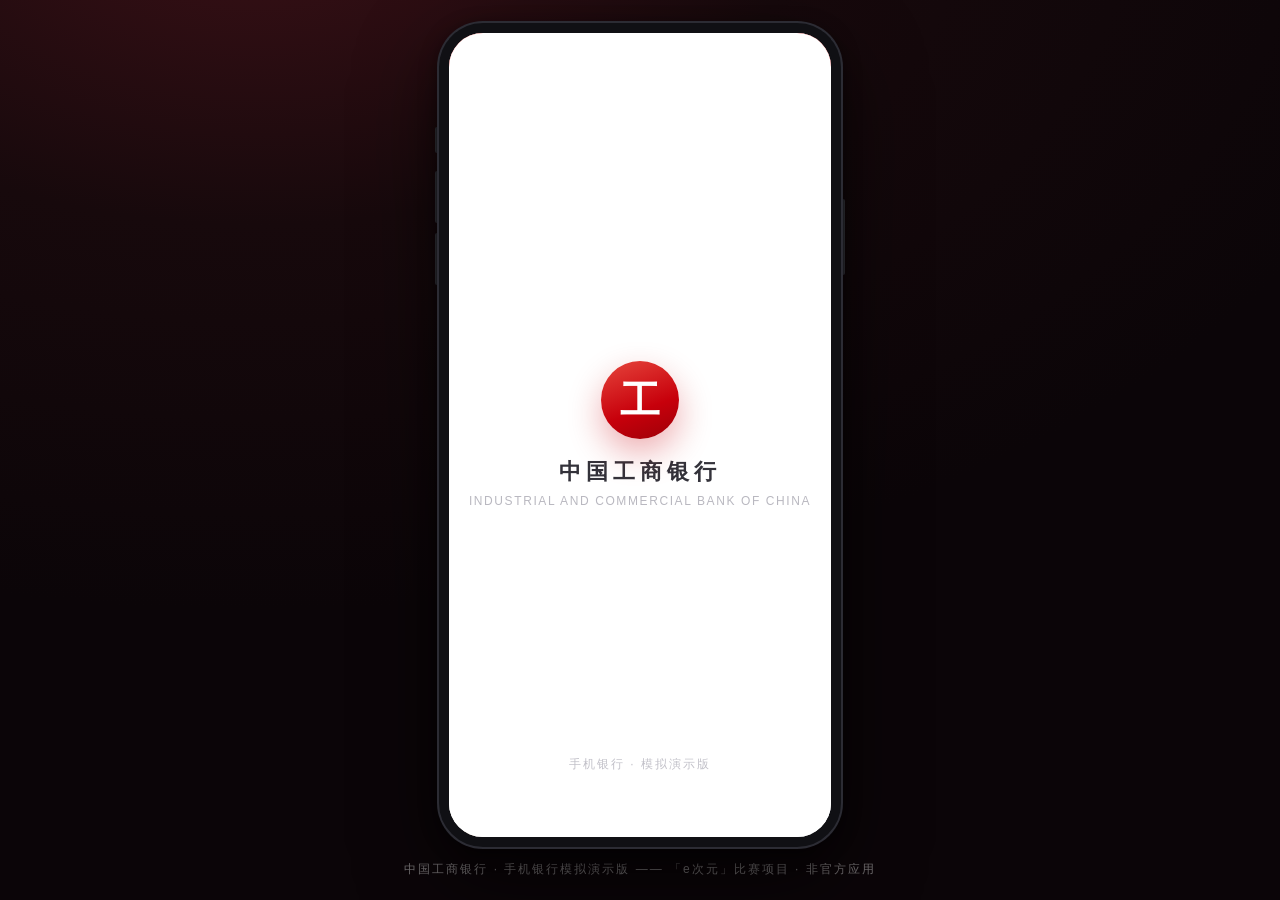
<file: index.html>
<!DOCTYPE html>
<html lang="zh-CN">
<head>
<meta charset="UTF-8">
<meta name="viewport" content="width=device-width, initial-scale=1.0, viewport-fit=cover">
<title>中国工商银行 · 手机银行（模拟演示版）｜e次元 工行杯参赛作品</title>

<!-- ═══ SEO：让搜索引擎抓得到、读得懂 ═══ -->
<meta name="description" content="e次元（e-times）· 第 17 届「工行杯」全国大学生金融科技创新大赛参赛作品。以手机银行（模拟演示版）为入口，推门进入面向二次元谷子爱好者的数字社区：AI 鉴真、智能估值、交易托管、谷子信贷、AR 虚拟藏馆。">
<meta name="keywords" content="e次元,e-times,工行杯,工行杯全国大学生金融科技创新大赛,金融科技创新,二次元,谷子经济,AI鉴真,智能估值,交易托管,谷子信贷,AR虚拟藏馆,手机银行演示">
<meta name="author" content="何镕辉">
<meta name="robots" content="index, follow">
<link rel="canonical" href="https://cryo-skm.github.io/e-times/">
<meta property="og:type" content="website">
<meta property="og:site_name" content="e次元 e-times">
<meta property="og:title" content="e次元 e-times · 工行杯参赛作品（移动端演示站）">
<meta property="og:description" content="以手机银行（模拟演示版）为入口，推门进入面向二次元谷子爱好者的数字社区：AI 鉴真、智能估值、交易托管、谷子信贷、AR 虚拟藏馆。">
<meta property="og:url" content="https://cryo-skm.github.io/e-times/">
<meta property="og:image" content="https://cryo-skm.github.io/e-times/img/art/banner-door.jpg">
<meta property="og:locale" content="zh_CN">
<meta name="twitter:card" content="summary_large_image">
<meta name="twitter:title" content="e次元 e-times · 工行杯参赛作品（移动端演示站）">
<meta name="twitter:description" content="推开门，就是另一个世界。AI 鉴真 · 智能估值 · 交易托管 · 谷子信贷 · AR 虚拟藏馆。">
<meta name="twitter:image" content="https://cryo-skm.github.io/e-times/img/art/banner-door.jpg">
<link rel="alternate" hreflang="zh-CN" href="https://cryo-skm.github.io/e-times/">

<!-- ═══ PWA：让 iPhone / 安卓「添加到主屏幕」后像原生 App ═══ -->
<link rel="manifest" href="manifest.json">
<meta name="theme-color" content="#c7000b">
<meta name="mobile-web-app-capable" content="yes">
<meta name="apple-mobile-web-app-capable" content="yes">
<meta name="apple-mobile-web-app-status-bar-style" content="black-translucent">
<meta name="apple-mobile-web-app-title" content="工行">
<meta name="format-detection" content="telephone=no">
<link rel="apple-touch-icon" sizes="180x180" href="img/icon-180.png">
<link rel="apple-touch-icon" href="img/icon-180.png">
<link rel="icon" type="image/png" sizes="192x192" href="img/icon-192.png">

<link rel="stylesheet" href="css/style.css">
<link rel="stylesheet" href="css/xingegu.css">
<link rel="stylesheet" href="css/ec-modules.css">
<link rel="stylesheet" href="css/ec-theme.css">
<link rel="stylesheet" href="css/ec-auth.css">

<!-- ═══ 首屏关键插画预加载 ═══
     用 imagesrcset 让浏览器按设备像素比自己选档：手机拿 480w，桌面拿 800w/1200w。
     type=image/webp —— 不支持 WebP 的老浏览器会跳过这条，照常走 <img> 的 JPEG。 -->
<link rel="preload" as="image" type="image/webp" href="img/art/banner-door-800.webp"
      imagesrcset="img/art/banner-door-480.webp 480w, img/art/banner-door-800.webp 800w, img/art/banner-door.webp 1200w"
      imagesizes="(max-width: 900px) 92vw, 880px">
<!--
═══════════════════════════════════════════════════════════════════
 「e次元」程序植入说明（写给负责植入功能的 AI）
═══════════════════════════════════════════════════════════════════
 本项目为「模拟工商银行手机银行APP」外壳，供比赛演示使用。
 e次元四大功能（识谷 / 攒谷 / 出谷通 / 谷卡）的植入点位如下：

 1. 首页专属入口卡片   →  #xingegu-home-slot   （首页中部，e次元四大功能入口已渲染好，可替换/增强）
 2. 我的页面会员卡片   →  #xingegu-mine-slot   （"我的"Tab 中，谷龄成长信息）
 3. e次元功能总容器    →  #page-xingegu        （子页面浮层，头部 + 四功能切换chips + #xingegu-slot 内容区）
 4. 工小智AI对话页     →  #xiaozhi-skill-chips （识谷估值/谷子行情 两个技能chip已留位）

 交互 API（定义在 js/app.js 底部 window.ICBCApp）：
   ICBCApp.toast(msg)                    弹出提示
   ICBCApp.openPage(pageId)              打开子页面浮层（如 'page-xingegu'）
   ICBCApp.closePage(pageId)             关闭子页面
   ICBCApp.openXingegu(featureId)        打开e次元页面并选中功能 'shigu'|'zangu'|'chugu'|'guka'
   ICBCApp.setBalance(数字)              更新并刷新余额显示
   ICBCApp.addRecord({title,cat,amount,icon})   向收支明细插入一笔交易
 页面内可直接读取全局模拟数据 DATA（js/data.js）。
═══════════════════════════════════════════════════════════════════
-->
<script type="application/ld+json">
{
  "@context": "https://schema.org",
  "@graph": [
    {
      "@type": "WebSite",
      "@id": "https://cryo-skm.github.io/e-times/#website",
      "url": "https://cryo-skm.github.io/e-times/",
      "name": "e次元 e-times",
      "alternateName": "e-times",
      "description": "第 17 届「工行杯」全国大学生金融科技创新大赛参赛作品：以银行 App 为入口，进入面向二次元谷子爱好者的数字社区。",
      "inLanguage": "zh-CN",
      "author": { "@type": "Person", "name": "何镕辉" }
    },
    {
      "@type": "WebPage",
      "@id": "https://cryo-skm.github.io/e-times/#webpage",
      "url": "https://cryo-skm.github.io/e-times/",
      "name": "e次元 e-times · 移动端演示站",
      "description": "以手机银行（模拟演示版）为入口，推门进入面向二次元谷子爱好者的数字社区。",
      "isPartOf": { "@id": "https://cryo-skm.github.io/e-times/#website" },
      "inLanguage": "zh-CN"
    },
    {
      "@type": "SoftwareApplication",
      "name": "e次元 e-times",
      "applicationCategory": "FinanceApplication",
      "operatingSystem": "Web",
      "url": "https://cryo-skm.github.io/e-times/",
      "description": "面向二次元谷子爱好者的数字社区演示程序，包含 AI 鉴真、智能估值、交易保障、谷子信贷与 AR 虚拟藏馆等模块。",
      "offers": { "@type": "Offer", "price": "0", "priceCurrency": "CNY" },
      "author": { "@type": "Person", "name": "何镕辉" }
    }
  ]
}
</script>
  <meta name="google-site-verification" content="uTqId6SRNmGXvKSbrXiXW8jveNwHj3v3Wo9zQKKiJJE">
</head>
<body>
<div class="stage">
  <div class="phone-shell">
    <!-- 侧边实体按键 -->
    <i class="pb pb-vol1"></i><i class="pb pb-vol2"></i><i class="pb pb-mute"></i><i class="pb pb-pwr"></i>
    <div class="phone" id="phone">

      <!-- ═══ 启动闪屏（模拟真机打开APP） ═══ -->
      <div class="splash" id="splash">
        <div class="splash-logo">工</div>
        <div class="splash-name">中国工商银行</div>
        <div class="splash-sub">INDUSTRIAL AND COMMERCIAL BANK OF CHINA</div>
        <div class="splash-foot">手机银行 · 模拟演示版</div>
      </div>

      <!-- ═══ 灵动岛 ═══ -->
      <div class="island"></div>

      <!-- ═══ 状态栏 ═══ -->
      <div class="statusbar" id="statusbar">
        <span class="sb-time" id="sbTime">9:41</span>
        <span class="sb-right">
          <svg viewBox="0 0 18 12" class="sb-signal"><path d="M1 8h2.4v3H1zM5.2 6h2.4v5H5.2zM9.4 3.5h2.4V11H9.4zM13.6 1H16v10h-2.4z" fill="currentColor"/></svg>
          <svg viewBox="0 0 17 12" class="sb-wifi"><path d="M8.5 10.8 10.6 8.6a3 3 0 0 0-4.2 0l2.1 2.2z" fill="currentColor"/><path d="M3.8 6.2a6.7 6.7 0 0 1 9.4 0M1.5 3.9a10 10 0 0 1 14 0" fill="none" stroke="currentColor" stroke-width="1.5" stroke-linecap="round"/></svg>
          <svg viewBox="0 0 25 12" class="sb-batt"><rect x="0.5" y="0.5" width="21" height="11" rx="2.8" fill="none" stroke="currentColor" opacity=".45"/><rect x="2" y="2" width="17" height="8" rx="1.4" fill="currentColor"/><rect x="23" y="3.8" width="1.8" height="4.4" rx=".9" fill="currentColor" opacity=".45"/></svg>
        </span>
      </div>

    <!-- ═══ 五大Tab视图 ═══ -->
    <main class="views">

      <!-- ────────── ① 首页 ────────── -->
      <section class="tab-view active" id="view-home" role="tabpanel" aria-labelledby="tab-view-home" data-status="light">
        <div class="home-header">
          <div class="hh-top">
            <button class="hh-loc" data-open="page-biz" onclick="BANK.open('branch')">上海 <i>▾</i></button>
            <div class="hh-searchpill" data-open="page-biz" onclick="BANK.open('faq')">
              <svg viewBox="0 0 24 24"><circle cx="11" cy="11" r="6.5" fill="none" stroke="currentColor" stroke-width="1.9"/><path d="M16 16l4.5 4.5" stroke="currentColor" stroke-width="1.9" stroke-linecap="round"/></svg>
              <span>新客专区 · 工小智已上线</span>
              <svg class="hh-mic" viewBox="0 0 24 24"><rect x="9" y="3" width="6" height="11" rx="3" fill="none" stroke="currentColor" stroke-width="1.8"/><path d="M6 11a6 6 0 0 0 12 0M12 17v4" fill="none" stroke="currentColor" stroke-width="1.8" stroke-linecap="round"/></svg>
            </div>
            <div class="hh-actions">
              <button class="hh-icon" data-open="page-biz" onclick="BANK.open('help')" title="我的客服">
                <svg viewBox="0 0 24 24"><path d="M12 3a8 8 0 0 0-8 8v4a3 3 0 0 0 3 3h1v-7H6.5A5.5 5.5 0 0 1 17.5 11H16v7h1a3 3 0 0 0 3-3v-4a8 8 0 0 0-8-8z" fill="none" stroke="currentColor" stroke-width="1.8"/><rect x="16" y="11" width="2.6" height="7" rx="1.3" fill="currentColor"/><rect x="5.4" y="11" width="2.6" height="7" rx="1.3" fill="currentColor"/></svg>
              </button>
              <button class="hh-icon hh-msg" data-open="page-msgcenter" title="消息中心">
                <svg viewBox="0 0 24 24"><path d="M12 3a7 7 0 0 0-7 7v3.5L3.5 17h17L19 13.5V10a7 7 0 0 0-7-7z" fill="none" stroke="currentColor" stroke-width="1.8"/><path d="M9.5 19a2.5 2.5 0 0 0 5 0" fill="none" stroke="currentColor" stroke-width="1.8"/></svg>
                <i class="badge" id="msgBadge">3</i>
              </button>
            </div>
          </div>
          <div class="hh-quick" id="quickGrid"><!-- JS渲染：扫一扫/收款/付款/出行/工小智 --></div>
        </div>

        <div class="home-body">
          <!-- 促销主 Banner（对标工行「开学特卖季」） -->
          <div class="card promo-card" data-open="page-biz" onclick="BANK.open('points')">
            <div class="promo-inner">
              <span class="promo-tag">广告</span>
              <span class="promo-kicker">促消费 · 惠民生</span>
              <b class="promo-title">e次元开学特卖季<br>超值好物狂欢购</b>
              <span class="promo-sub">谷子周边 · 生活缴费 · 理财好礼 一站购齐</span>
              <span class="promo-btn">立即抢购 ›</span>
              <svg class="promo-art" viewBox="0 0 132 118" aria-hidden="true">
                <circle cx="96" cy="40" r="30" fill="rgba(255,255,255,.18)"/>
                <circle cx="96" cy="40" r="20" fill="rgba(255,255,255,.28)"/>
                <rect x="34" y="58" width="56" height="44" rx="9" fill="rgba(255,255,255,.92)"/>
                <rect x="34" y="58" width="56" height="13" rx="6" fill="rgba(255,220,150,.95)"/>
                <rect x="58" y="58" width="9" height="44" fill="#ffd76e"/>
                <path d="M62 58q-15-4-13-15 1-8 9-6 8 2 4 21zM62 58q15-4 13-15-1-8-9-6-8 2-4 21z" fill="#ffd76e"/>
                <circle cx="30" cy="26" r="5" fill="rgba(255,255,255,.6)"/>
                <circle cx="18" cy="52" r="3.5" fill="rgba(255,255,255,.45)"/>
                <path d="M112 84l3 7 7-3-3 7 7 3-7 3 3 7-7-3-3 7-3-7-7 3 3-7-7-3 7-3-3-7 7 3z" fill="rgba(255,255,255,.55)"/>
              </svg>
            </div>
          </div>

          <!-- 账户卡片 -->
          <div class="card account-card" id="accountCard">
            <div class="ac-top">
              <div class="ac-left">
                <span class="ac-name">储蓄卡（薪金卡）</span>
                <span class="ac-no" id="acNo">6222 0202 **** 8888</span>
              </div>
              <button class="ac-eye" id="eyeBtn" title="显示/隐藏余额" aria-label="显示或隐藏余额">
                <svg viewBox="0 0 24 24" id="eyeOpen"><path d="M2 12s3.5-6.5 10-6.5S22 12 22 12s-3.5 6.5-10 6.5S2 12 2 12z" fill="none" stroke="currentColor" stroke-width="1.7"/><circle cx="12" cy="12" r="2.8" fill="currentColor"/></svg>
                <svg viewBox="0 0 24 24" id="eyeClosed" style="display:none"><path d="M2 12s3.5-6.5 10-6.5c2 0 3.7.6 5.2 1.4M22 12s-3.5 6.5-10 6.5c-2 0-3.7-.6-5.2-1.4" fill="none" stroke="currentColor" stroke-width="1.7" stroke-linecap="round"/><path d="M4 20 20 4" stroke="currentColor" stroke-width="1.7" stroke-linecap="round"/></svg>
              </button>
            </div>
            <div class="ac-balance">
              <span class="ac-amount" id="balanceText">258,463.52</span>
              <span class="ac-unit">元</span>
            </div>
            <div class="ac-sub">可用余额 <b id="acAvail">253,963.52</b> 元 · 活期</div>
            <div class="ac-actions">
              <button class="ac-btn ac-btn--main" data-open="page-biz" onclick="BANK.open('transfer')">转账汇款</button>
              <button class="ac-btn" data-open="page-records">收支明细</button>
              <button class="ac-btn" data-open="page-biz" onclick="BANK.open('allfunc')">更多服务</button>
            </div>
          </div>

          <!-- 我的银行卡卡面（横向滑动，数据源 BANK_CARDS） -->
          <div class="sec-head"><h3>我的银行卡</h3>
            <span class="sec-more" data-open="page-biz" onclick="BANK.open('mycards')">卡片管理 ›</span></div>
          <div class="cardstrip" id="cardStrip"><!-- bank-biz.js 渲染 --></div>

          <!-- ★★★ e次元 首页专属入口（植入位1：#xingegu-home-slot） ★★★ -->
          <div class="card xingegu-card" id="xingegu-home-slot">
            <div class="xg-head">
              <div class="xg-brand">
                <span class="xg-logo">e次元</span>
                <span class="xg-slogan">谷子经济 · 一站式金融服务</span>
              </div>
              <span class="xg-hot">HOT</span>
            </div>
            <div class="xg-entries" id="xgEntries"><!-- JS渲染：识谷/攒谷/出谷通/谷卡 --></div>
          </div>

          <!-- 常用功能宫格 -->
          <div class="card func-card">
            <div class="grid8" id="funcGrid"><!-- JS渲染：常用功能 --></div>
            <button class="grid-more" data-open="page-more">全部功能 ∧</button>
          </div>

          <!-- 轮播Banner -->
          <div class="card banner-card">
            <div class="banner-track" id="bannerTrack"><!-- JS渲染 --></div>
            <div class="banner-dots" id="bannerDots"></div>
          </div>

          <!-- 品牌特惠（对标工行「品牌特惠」） -->
          <div class="home-sec">
            <div class="sec-head">
              <h3>品牌特惠</h3>
              <span class="sec-more" data-open="page-biz" onclick="BANK.open('allfunc')">更多 ›</span>
            </div>
            <div class="brand-row">
              <button class="brand-item" data-open="page-biz" onclick="BANK.open('estore')">
                <span class="brand-logo" style="background:linear-gradient(140deg,#ff7a6b,#e2231a)">京</span>
                <b>京东专区</b><span>正品直营</span>
              </button>
              <button class="brand-item" data-ec="brand">
                <span class="brand-logo" style="background:linear-gradient(140deg,#ffa6c4,#a78bfa)">e</span>
                <b>e次元甄选</b><span>自主 IP 直供</span>
              </button>
              <button class="brand-item" data-ec="forum">
                <span class="brand-logo" style="background:linear-gradient(140deg,#8fd3ff,#5b8def)">谷</span>
                <b>谷圈论坛</b><span>同好在这里</span>
              </button>
            </div>
          </div>

          <!-- 热兑好物（对标工行「热兑好物」） -->
          <div class="home-sec">
            <div class="sec-head">
              <h3>热兑好物</h3>
              <span class="sec-more" data-open="page-biz" onclick="BANK.open('allfunc')">更多 ›</span>
            </div>
            <div class="redeem-row">
              <button class="redeem-item" data-open="page-biz" onclick="BANK.open('points')">
                <span class="redeem-img" style="background:linear-gradient(150deg,#fdeff6,#fbd9e8)">🧴</span>
                <b>小魔3折便携装</b><span class="redeem-p"><em>1.84</em>万豆</span>
              </button>
              <button class="redeem-item" data-open="page-biz" onclick="BANK.open('points')">
                <span class="redeem-img" style="background:linear-gradient(150deg,#eef4ff,#dbe7ff)">🖊️</span>
                <b>黑金商务签字笔</b><span class="redeem-p"><em>3,06</em>0豆</span>
              </button>
              <button class="redeem-item" data-open="page-biz" onclick="BANK.open('points')">
                <span class="redeem-img" style="background:linear-gradient(150deg,#f0fbf5,#dcf3e8)">🍳</span>
                <b>不粘炒锅 26cm</b><span class="redeem-p"><em>2.7</em>万豆</span>
              </button>
            </div>
          </div>

          <!-- 理财推荐 -->
          <div class="home-sec">
            <div class="sec-head">
              <h3>稳健理财</h3>
              <span class="sec-more" data-open="page-wealth">更多 ›</span>
            </div>
            <div class="hscroll" id="homeProducts"><!-- JS渲染 --></div>
          </div>

          <!-- 生活服务 -->
          <div class="home-sec">
            <div class="sec-head">
              <h3>精选生活</h3>
              <span class="sec-more" data-tab-jump="view-life">进入生活 ›</span>
            </div>
            <div class="card life-mini">
              <div class="grid8 grid8--tight" id="lifeGridHome"><!-- JS渲染 --></div>
            </div>
          </div>

          <div class="home-foot">中国工商银行 模拟演示版 · 仅用于比赛展示<br>工银大厦虚拟营业厅 © 2026 e次元项目组</div>
        </div>

        <!-- 工小智悬浮球 -->
        <button class="fab-xiaozhi" id="fabXiaozhi" data-open="page-xiaozhi">
          <span class="fab-ico"><picture class="art-pic"><source type="image/webp" srcset="img/art/char-xiaozhi-240.webp 240w, img/art/char-xiaozhi.webp 420w" sizes="160px"><img src="img/art/char-xiaozhi.jpg" alt="" loading="lazy" decoding="async" draggable="false"></picture></span><span>工小智</span>
        </button>
      </section>

      <!-- ────────── ② 生活 ────────── -->
      <section class="tab-view" id="view-life" role="tabpanel" aria-labelledby="tab-view-life" data-status="light">
        <div class="home-header home-header--life">
          <div class="hh-top">
            <div class="hh-logo"><strong class="hh-city">上海 <i>▾</i></strong></div>
            <div class="hh-actions"><button class="hh-icon" data-open="page-biz" onclick="BANK.open('points')" aria-label="积分好礼" title="积分好礼">🎁</button></div>
          </div>
          <div class="life-slogan">惠生活 · 精彩每一天</div>
          <div class="hh-quick hh-quick--life" id="lifeQuick"><!-- JS渲染 --></div>
        </div>
        <div class="home-body">
          <!-- ★ e次元 生活入口（生活页 → 商城，与首页卡片落点不同） -->
          <button class="ec-door" data-ec="mall">
            <picture class="art-pic"><source type="image/webp" srcset="img/art/banner-mall-480.webp 480w, img/art/banner-mall-800.webp 800w, img/art/banner-mall.webp 1200w" sizes="(max-width: 900px) 92vw, 880px"><img data-gart="banner-mall" src="img/art/banner-mall.jpg" alt="" loading="lazy" decoding="async" draggable="false"></picture>
            <div>
              <b>e次元 甄选 · 谷子好物</b>
              <span>工行自有 IP 周边 · 谷粒也能兑换</span>
              <span class="ec-door-go">去逛逛 ›</span>
            </div>
          </button>
          <div class="card">
            <div class="grid8" id="lifeGrid"><!-- JS渲染：生活服务 --></div>
          </div>
          <div class="home-sec">
            <div class="sec-head"><h3>限时优惠</h3><span class="sec-more" data-open="page-biz" onclick="BANK.open('allfunc')">更多 ›</span></div>
            <div class="coupon-list" id="couponList"><!-- JS渲染 --></div>
          </div>
          <div class="home-sec">
            <div class="sec-head"><h3>缴费专区</h3></div>
            <div class="card life-mini">
              <div class="grid8 grid8--tight" id="payGrid"><!-- JS渲染 --></div>
            </div>
          </div>
          <div class="home-foot">生活频道 · 模拟演示数据</div>
        </div>
      </section>

      <!-- ────────── ③ 智金融 ────────── -->
      <section class="tab-view" id="view-wealth" role="tabpanel" aria-labelledby="tab-view-wealth" data-status="light">
        <div class="home-header">
          <div class="hh-top">
            <div class="hh-logo"><strong class="hh-city">投资</strong></div>
            <div class="hh-actions"><button class="hh-icon" data-open="page-biz" onclick="BANK.open('spendana')" aria-label="消费分析" title="消费分析">📄</button></div>
          </div>
        </div>
        <div class="home-body">
          <div class="card account-card account-card--wealth">
            <div class="ac-top"><div class="ac-left"><span class="ac-name">我的总资产（元）</span></div></div>
            <div class="ac-balance"><span class="ac-amount" id="totalAsset">328,640.18</span><span class="ac-unit">元</span></div>
            <div class="asset-split">
              <div><em>昨日收益</em><b class="up">+128.60</b></div>
              <div><em>本月收益</em><b class="up">+1,586.42</b></div>
              <div><em>持仓产品</em><b>6个</b></div>
            </div>
          </div>
          <div class="ticker card" id="tickerRow"><!-- JS渲染：行情 --></div>
          <div class="home-sec">
            <div class="prod-tabs" id="prodTabs">
              <button class="pt-item active" data-cat="bank">存款</button>
              <button class="pt-item" data-cat="fin">理财</button>
              <button class="pt-item" data-cat="fund">基金</button>
              <button class="pt-item" data-cat="ins">保险</button>
            </div>
            <div class="prod-list" id="prodList"><!-- JS渲染 --></div>
          </div>
          <div class="home-foot">投资有风险 · 理财需谨慎（模拟数据）</div>
        </div>
      </section>

      <!-- ────────── ④ 信用卡 ────────── -->
      <section class="tab-view" id="view-credit" role="tabpanel" aria-labelledby="tab-view-credit" data-status="light">
        <div class="home-header">
          <div class="hh-top">
            <div class="hh-logo"><strong class="hh-city">信用卡</strong></div>
            <div class="hh-actions">
              <button class="hh-icon" data-open="page-biz" onclick="BANK.open('help')" title="卡片客服">
                <svg viewBox="0 0 24 24"><path d="M12 3a8 8 0 0 0-8 8v4a3 3 0 0 0 3 3h1v-7H6.5A5.5 5.5 0 0 1 17.5 11H16v7h1a3 3 0 0 0 3-3v-4a8 8 0 0 0-8-8z" fill="none" stroke="currentColor" stroke-width="1.8"/><rect x="16" y="11" width="2.6" height="7" rx="1.3" fill="currentColor"/><rect x="5.4" y="11" width="2.6" height="7" rx="1.3" fill="currentColor"/></svg>
              </button>
            </div>
          </div>
        </div>
        <div class="home-body">
          <!-- 我的信用卡卡面 + 额度 -->
          <div class="card credit-hero" id="ccHero">
            <div class="cc-visual">
              <picture class="art-pic"><source type="image/webp" srcset="img/art/card-credit-400.webp 400w, img/art/card-credit-800.webp 800w, img/art/card-credit.webp 1200w" sizes="(max-width: 520px) 92vw, 460px"><img class="cc-face" src="img/art/card-credit.jpg" alt="工银World奋斗信用卡卡面" loading="lazy" decoding="async" draggable="false"></picture>
              <div class="cc-deco"></div><div class="cc-deco cc-deco2"></div>
              <div class="cc-bankrow"><span class="cc-mark">工</span>中国工商银行 <em>· 信用卡</em></div>
              <div class="cc-no" id="ccNo">6222 2300 **** 1234</div>
              <div class="cc-foot"><span id="ccName">工银World奋斗信用卡</span><b id="ccHolder">李**</b><i>UnionPay 银联</i></div>
            </div>
            <div class="cc-limit">
              <div class="ab-row"><span>信用额度（元）</span><b>50,000.00</b></div>
              <div class="limit-bar"><i id="ccLimitBar"></i></div>
              <div class="ab-row ab-row--sub"><span>已用额度 <b id="ccLimitUsed"></b></span><em id="ccLimitPct"></em></div>
            </div>
          </div>

          <!-- 本期账单 -->
          <div class="card bill-card">
            <div class="bc-top"><b id="ccBillMonth">09月账单</b><span class="bc-more" data-open="page-biz" onclick="BANK.open('cardtxn')">账单明细 ›</span></div>
            <div class="bc-amt">¥<b id="ccBillAmt">2,386.40</b><em>本期应还</em></div>
            <div class="bc-due">到期还款日 <b id="ccDue">10月25日</b> · 最低还款 ¥<b id="ccMin">238.64</b></div>
            <div class="bc-btns">
              <button class="ac-btn ac-btn--main" id="ccRepayBtn">一键还款</button>
              <button class="ac-btn" data-open="page-biz" onclick="BANK.open('installment')">账单分期</button>
            </div>
          </div>

          <!-- ★ e次元联名卡推广（谷卡入口） -->
          <div class="card xingegu-card xg-mini" data-xingegu="guka">
            <div class="xg-mini-left">
              <span class="xg-mini-ico">💳</span>
              <div><b>谷卡 · IP联名信用卡</b><span>本命卡面投票定制中 · 开卡送限定谷</span></div>
            </div>
            <span class="xg-mini-go">去定制 ›</span>
          </div>

          <!-- 卡片权益 -->
          <div class="home-sec">
            <div class="sec-head"><h3>卡片权益</h3><span class="sec-more" data-open="page-biz" onclick="BANK.open('carddetail','c2')">全部 ›</span></div>
            <div class="card"><div class="grid8" id="creditBenefits"></div></div>
          </div>

          <div class="card menu-card" id="creditMenu"></div>
          <div class="home-foot">信用卡频道 · 模拟演示数据<br>工银信用卡 · 品质生活 分期未来</div>
        </div>
      </section>

      <!-- ────────── ⑤ 我的 ────────── -->
      <section class="tab-view" id="view-mine" role="tabpanel" aria-labelledby="tab-view-mine" data-status="light">
        <div class="mine-header">
          <div class="mine-top">
            <div class="mine-user" id="mineUserCard" role="button" tabindex="0" title="账户与安全">
              <div class="avatar" id="mineAvatar">李</div>
              <div class="mine-info">
                <div class="mine-name" id="mineName">李** <span class="mine-level">财富级</span></div>
                <div class="mine-tags">
                  <span class="mine-tag">星级客户 ★★★★★</span>
                  <!-- ★ e次元谷龄标签（植入位2的一部分，可由e次元程序接管） -->
                  <span class="mine-tag mine-tag--xg">e次元 · 谷龄达人 Lv.6</span>
                </div>
              </div>
            </div>
            <button class="hh-icon" data-open="page-biz" onclick="BANK.open('settings')" aria-label="设置" title="设置">⚙</button>
          </div>
          <div class="mine-stats">
            <div><em>工银i豆</em><b>8,640</b></div>
            <div><em>优惠券</em><b>6张</b></div>
            <div><em>勋章</em><b>12枚</b></div>
          </div>
        </div>

        <div class="home-body home-body--flat">
          <!-- ★★★ e次元 会员成长卡（植入位2：#xingegu-mine-slot） ★★★ -->
          <div class="card xingegu-card xingegu-card--mine" id="xingegu-mine-slot">
            <div class="xg-mine-row">
              <div class="xg-mine-info">
                <span class="xg-mine-title">e次元 · 攒谷成长</span>
                <span class="xg-mine-sub">谷粒 12,480 · 距离下一级还差 520 谷粒</span>
                <div class="xg-bar"><i style="width:72%"></i></div>
              </div>
              <button class="xg-mine-btn" data-xingegu="zangu">去攒谷</button>
            </div>
          </div>

          <div class="card asset-brief" data-open="page-wealth">
            <div class="ab-row"><span>总资产（元）</span><b>328,640.18</b></div>
            <div class="ab-row"><span>昨日收益</span><b class="up">+128.60</b></div>
            <div class="ab-row"><span>负债</span><b>0.00</b></div>
          </div>

          <div class="card menu-card" id="mineMenu1"><!-- JS渲染 --></div>
          <div class="card menu-card" id="mineMenu2"><!-- JS渲染 --></div>

          <button class="logout-btn" id="eaMineLogout">退出登录</button>
          <div class="home-foot">中国工商银行 模拟演示版 v9.0.0<br>本应用为比赛演示作品，与真实银行无关</div>
        </div>
      </section>
    </main>

    <!-- ═══ 底部导航（真机五栏：首页/信用卡/财富/生活/我的） ═══ -->
    <nav class="tabbar" role="tablist" aria-label="主导航">
      <button class="tab-item active" data-tab="view-home" id="tab-view-home" role="tab" aria-selected="true" aria-controls="view-home">
        <svg viewBox="0 0 24 24"><path d="M4 11.5 12 4l8 7.5V20a1 1 0 0 1-1 1h-4.5v-5.5h-5V21H5a1 1 0 0 1-1-1v-8.5z" fill="none" stroke="currentColor" stroke-width="1.8" stroke-linejoin="round"/></svg>
        <span>首页</span>
      </button>
      <button class="tab-item" data-tab="view-credit" id="tab-view-credit" role="tab" aria-selected="false" aria-controls="view-credit">
        <svg viewBox="0 0 24 24"><rect x="3" y="5.5" width="18" height="13" rx="2.5" fill="none" stroke="currentColor" stroke-width="1.8"/><path d="M3 10h18" stroke="currentColor" stroke-width="1.8"/><path d="M6.5 15h4" stroke="currentColor" stroke-width="1.8" stroke-linecap="round"/></svg>
        <span>信用卡</span>
      </button>
      <button class="tab-item" data-tab="view-wealth" id="tab-view-wealth" role="tab" aria-selected="false" aria-controls="view-wealth">
        <svg viewBox="0 0 24 24"><path d="M4 20h16" stroke="currentColor" stroke-width="1.8" stroke-linecap="round"/><path d="M6 16v-4M10.5 16V8M15 16v-6M19 16V5" stroke="currentColor" stroke-width="2" stroke-linecap="round"/></svg>
        <span>财富</span>
      </button>
      <button class="tab-item" data-tab="view-life" id="tab-view-life" role="tab" aria-selected="false" aria-controls="view-life">
        <svg viewBox="0 0 24 24"><path d="M6.5 8h11l1 12.2a1 1 0 0 1-1 1.1H6.5a1 1 0 0 1-1-1.1L6.5 8z" fill="none" stroke="currentColor" stroke-width="1.8" stroke-linejoin="round"/><path d="M9 10V6.5a3 3 0 0 1 6 0V10" fill="none" stroke="currentColor" stroke-width="1.8" stroke-linecap="round"/></svg>
        <span>生活</span>
      </button>
      <button class="tab-item" data-tab="view-mine" id="tab-view-mine" role="tab" aria-selected="false" aria-controls="view-mine">
        <svg viewBox="0 0 24 24"><circle cx="12" cy="8.2" r="3.8" fill="none" stroke="currentColor" stroke-width="1.8"/><path d="M4.5 20.5c1.2-3.6 4-5.4 7.5-5.4s6.3 1.8 7.5 5.4" fill="none" stroke="currentColor" stroke-width="1.8" stroke-linecap="round"/></svg>
        <span>我的</span>
      </button>
    </nav>

    <!-- iPhone Home 指示条 -->
    <div class="home-indicator"></div>

    <!-- ═══════════ 子页面浮层（从右滑入） ═══════════ -->

    <!-- 转账汇款 -->
    <div class="overlay-page" id="page-transfer" data-status="dark" role="dialog" aria-modal="true" aria-label="转账汇款" aria-hidden="true">
      <div class="op-navbar">
        <button class="op-back" data-close="page-transfer" aria-label="返回"><svg viewBox="0 0 24 24"><path d="M15 4l-8 8 8 8" fill="none" stroke="currentColor" stroke-width="2" stroke-linecap="round" stroke-linejoin="round"/></svg></button>
        <span>转账汇款</span><i class="op-more">···</i>
      </div>
      <div class="op-body">
        <div class="card form-card">
          <div class="form-row">
            <label>收款账户</label>
            <input type="text" placeholder="请输入卡号/手机号" value="6222 0202 **** 6666">
          </div>
          <div class="form-row">
            <label>收款人</label>
            <input type="text" placeholder="请输入收款人姓名" value="王**">
          </div>
          <div class="form-row">
            <label>转账金额</label>
            <div class="amount-input"><span>￥</span><input type="number" id="transferAmount" placeholder="0.00" value="520.00"></div>
          </div>
          <div class="form-row">
            <label>附言</label>
            <input type="text" placeholder="选填" value="谷子款 · 出谷通托管示例">
          </div>
        </div>
        <div class="card fee-card">
          <div class="ab-row"><span>手续费</span><b class="up">免费</b></div>
          <div class="ab-row"><span>预计到账</span><b>实时到账</b></div>
          <div class="ab-row"><span>付款账户</span><b>储蓄卡（****8888）</b></div>
        </div>
        <button class="big-btn" id="transferBtn">下一步</button>
        <p class="demo-tip">※ 模拟演示环境，不会发生任何真实资金变动</p>
      </div>
    </div>

    <!-- 收支明细 -->
    <div class="overlay-page" id="page-records" data-status="dark" role="dialog" aria-modal="true" aria-label="收支明细" aria-hidden="true">
      <div class="op-navbar">
        <button class="op-back" data-close="page-records" aria-label="返回"><svg viewBox="0 0 24 24"><path d="M15 4l-8 8 8 8" fill="none" stroke="currentColor" stroke-width="2" stroke-linecap="round" stroke-linejoin="round"/></svg></button>
        <span>收支明细</span><i class="op-more">···</i>
      </div>
      <div class="op-body">
        <div class="card month-sum">
          <div><em>9月收入（元）</em><b class="up" id="sumIn">--</b></div>
          <div><em>9月支出（元）</em><b id="sumOut">--</b></div>
        </div>
        <div class="record-list" id="recordList"><!-- JS渲染 --></div>
      </div>
    </div>

    <!-- 工小智 AI对话 -->
    <div class="overlay-page overlay-page--chat" id="page-xiaozhi" data-status="dark" role="dialog" aria-modal="true" aria-label="工小智 AI 对话" aria-hidden="true">
      <div class="op-navbar op-navbar--ai">
        <button class="op-back" data-close="page-xiaozhi" aria-label="返回"><svg viewBox="0 0 24 24"><path d="M15 4l-8 8 8 8" fill="none" stroke="currentColor" stroke-width="2" stroke-linecap="round" stroke-linejoin="round"/></svg></button>
        <div class="ai-title"><span class="ai-logo"><picture class="art-pic"><source type="image/webp" srcset="img/art/char-xiaozhi-240.webp 240w, img/art/char-xiaozhi.webp 420w" sizes="160px"><img src="img/art/char-xiaozhi.jpg" alt="工小智" loading="lazy" decoding="async" draggable="false"></picture></span><div><b>工小智</b><em>领航AI+ · 智能金融服务助手</em></div></div>
        <i class="op-more">···</i>
      </div>
      <div class="chat-body" id="chatList"><!-- JS渲染 --></div>
      <!-- ★ e次元技能chips（植入位4）：识谷估值/谷子行情 由e次元程序接管 -->
      <div class="skill-chips" id="xiaozhi-skill-chips">
        <button data-skill="查余额">查余额</button>
        <button data-skill="转账汇款">转账汇款</button>
        <button data-xingegu="shigu" class="chip--slot">识谷估值</button>
        <button data-xingegu="shigu" class="chip--slot">谷子行情</button>
      </div>
      <div class="chat-inputbar">
        <input type="text" id="chatInput" placeholder="想问什么，尽管问我～">
        <button id="chatSend">发送</button>
      </div>
    </div>

    <!-- 扫一扫 -->
    <div class="overlay-page overlay-page--scan" id="page-scan" data-status="dark" role="dialog" aria-modal="true" aria-label="扫一扫" aria-hidden="true">
      <div class="op-navbar op-navbar--transparent">
        <button class="op-back" data-close="page-scan" aria-label="返回"><svg viewBox="0 0 24 24"><path d="M15 4l-8 8 8 8" fill="none" stroke="currentColor" stroke-width="2" stroke-linecap="round" stroke-linejoin="round"/></svg></button>
        <span>扫一扫</span><i class="op-more">⚡</i>
      </div>
      <div class="scan-body">
        <div class="scan-frame">
          <div class="scan-line"></div>
        </div>
        <p class="scan-tip">对准二维码 / 条码，即可收款付款<br><b>也可以扫谷子上的防伪码验证真伪</b></p>
        <div class="scan-tools">
          <button onclick="ICBCApp.toast('演示环境：已从相册读取二维码','🖼')">相册</button>
          <button onclick="this.classList.toggle('on');ICBCApp.toast('闪光灯已'+(this.classList.contains('on')?'开启':'关闭'),'🔦')">闪光灯</button>
        </div>
        <div class="scan-picks">
          <span class="scan-picks-h">可选场景（演示）</span>
          <button class="scan-pick" onclick="ICBCApp.closePage('page-scan');BANK.open('scanresult','pay')">扫码付款<em>商户收款码</em></button>
          <button class="scan-pick" onclick="ICBCApp.closePage('page-scan');BANK.open('scanresult','recv')">扫码收款<em>顾客付款码</em></button>
          <button class="scan-pick" onclick="ICBCApp.closePage('page-scan');BANK.open('scanresult','gu')">识谷鉴真<em>谷子防伪码</em></button>
          <button class="scan-pick ghost" onclick="ICBCApp.closePage('page-scan');BANK.open('scanpay')">全部扫码功能<em>收付 / 记录 / 设置</em></button>
        </div>
      </div>
    </div>

    <!-- 通用业务页：绑卡 / 限额 / 挂失 / 缴费 / 充值 / 理财 / 存款 / 贷款 /
         信用卡申请 / 结售汇 / 网点 / 安全中心 / 设置 / 回单…由 js/bank-biz.js 渲染 -->
    <div class="overlay-page" id="page-biz" data-status="dark" role="dialog" aria-modal="true" aria-label="业务办理" aria-hidden="true">
      <div class="op-navbar">
        <button class="op-back" onclick="BANK.back()" aria-label="返回"><svg viewBox="0 0 24 24"><path d="M15 4l-8 8 8 8" fill="none" stroke="currentColor" stroke-width="2" stroke-linecap="round" stroke-linejoin="round"/></svg></button>
        <span id="bizTitle">业务办理</span><i class="op-more" onclick="BANK.home()">···</i>
      </div>
      <div class="op-body" id="bizBody"><!-- JS渲染 --></div>
    </div>

    <!-- 更多功能 -->
    <div class="overlay-page" id="page-more" data-status="dark" role="dialog" aria-modal="true" aria-label="更多服务" aria-hidden="true">
      <div class="op-navbar">
        <button class="op-back" data-close="page-more" aria-label="返回"><svg viewBox="0 0 24 24"><path d="M15 4l-8 8 8 8" fill="none" stroke="currentColor" stroke-width="2" stroke-linecap="round" stroke-linejoin="round"/></svg></button>
        <span>全部功能</span><i class="op-more">···</i>
      </div>
      <div class="op-body">
        <div class="card"><div class="grid8" id="moreGrid"><!-- JS渲染 --></div></div>
        <div class="home-foot">更多功能持续更新中 · 模拟演示</div>
      </div>
    </div>

    <!-- 魔法空间 · 勋章墙（攒谷可在此植入勋章） -->
    <div class="overlay-page" id="page-magic" data-status="light" role="dialog" aria-modal="true" aria-label="魔法空间" aria-hidden="true">
      <div class="op-navbar op-navbar--gold">
        <button class="op-back" data-close="page-magic" aria-label="返回"><svg viewBox="0 0 24 24"><path d="M15 4l-8 8 8 8" fill="none" stroke="currentColor" stroke-width="2" stroke-linecap="round" stroke-linejoin="round"/></svg></button>
        <span>魔法空间</span><i class="op-more">···</i>
      </div>
      <div class="op-body">
        <div class="card magic-card">
          <div class="mg-idou"><em>我的工银i豆</em><b>8,640</b><span>≈ 86.4 元权益</span></div>
          <div class="mg-tasks" id="magicTasks"><!-- JS渲染 --></div>
        </div>
        <div class="home-sec">
          <div class="sec-head"><h3>我的勋章墙</h3></div>
          <div class="card"><div class="medal-grid" id="medalGrid"><!-- JS渲染 --></div></div>
        </div>
        <div class="home-foot">攒谷勋章由「e次元·攒谷」体系联合发放</div>
      </div>
    </div>

    <!-- 消息中心（首页铃铛进入） -->
    <div class="overlay-page" id="page-msgcenter" data-status="dark" role="dialog" aria-modal="true" aria-label="消息中心" aria-hidden="true">
      <div class="op-navbar">
        <button class="op-back" data-close="page-msgcenter" aria-label="返回"><svg viewBox="0 0 24 24"><path d="M15 4l-8 8 8 8" fill="none" stroke="currentColor" stroke-width="2" stroke-linecap="round" stroke-linejoin="round"/></svg></button>
        <span>消息中心</span><i class="op-more">···</i>
      </div>
      <div class="op-body">
        <div class="msg-list" id="msgListFull"><!-- JS渲染 --></div>
      </div>
    </div>

    <!-- ★★★ e次元功能总容器（植入位3：#xingegu-slot 为功能内容区） ★★★ -->
    <div class="overlay-page overlay-page--xingegu" id="page-xingegu" data-status="light" role="dialog" aria-modal="true" aria-label="e次元" aria-hidden="true">
      <div class="xg-navbar">
        <button class="op-back" data-close="page-xingegu" aria-label="返回"><svg viewBox="0 0 24 24"><path d="M15 4l-8 8 8 8" fill="none" stroke="currentColor" stroke-width="2" stroke-linecap="round" stroke-linejoin="round"/></svg></button>
        <div class="xg-nav-brand">e<span>次</span>元</div>
        <button class="xg-setbtn" type="button" aria-label="e次元设置" title="e次元设置">
          <svg viewBox="0 0 24 24" fill="none" stroke="currentColor" stroke-width="1.9" stroke-linecap="round" stroke-linejoin="round"><circle cx="12" cy="12" r="3.1"/><path d="M19.5 14.2a1.7 1.7 0 0 0 .34 1.87l.06.06a2.05 2.05 0 1 1-2.9 2.9l-.06-.06a1.7 1.7 0 0 0-1.87-.34 1.7 1.7 0 0 0-1.03 1.55V20.4a2.05 2.05 0 1 1-4.1 0v-.1a1.7 1.7 0 0 0-1.1-1.55 1.7 1.7 0 0 0-1.87.34l-.06.06a2.05 2.05 0 1 1-2.9-2.9l.06-.06a1.7 1.7 0 0 0 .34-1.87 1.7 1.7 0 0 0-1.55-1.03H3.6a2.05 2.05 0 1 1 0-4.1h.1A1.7 1.7 0 0 0 5.25 8.1a1.7 1.7 0 0 0-.34-1.87l-.06-.06a2.05 2.05 0 1 1 2.9-2.9l.06.06a1.7 1.7 0 0 0 1.87.34h.08A1.7 1.7 0 0 0 10.79 2.1V2a2.05 2.05 0 1 1 4.1 0v.1a1.7 1.7 0 0 0 1.03 1.55 1.7 1.7 0 0 0 1.87-.34l.06-.06a2.05 2.05 0 1 1 2.9 2.9l-.06.06a1.7 1.7 0 0 0-.34 1.87v.08a1.7 1.7 0 0 0 1.55 1.03h.1a2.05 2.05 0 1 1 0 4.1h-.1a1.7 1.7 0 0 0-1.55 1.03z"/></svg>
          <span>设置</span>
        </button>
      </div>
      <div class="xg-feature-chips" id="xingeguChips"><!-- JS渲染：四功能切换 --></div>
      <div class="xg-slot-body" id="xingegu-slot">
        <!-- ▼▼▼ e次元四功能（识谷/攒谷/出谷通/谷卡）由 js/xingegu.js
                监听 xingegu:open 事件自动注入渲染，无需手写内容 ▼▼▼ -->
        <!-- ▲▲▲ 植入区结束 ▲▲▲ -->
      </div>
    </div>

    <!-- Toast -->
    <div class="toast" id="toast" role="status" aria-live="polite" aria-atomic="true"></div>
    </div><!-- /phone -->
  </div><!-- /phone-shell -->

  <div class="stage-note">中国工商银行 · 手机银行模拟演示版 —— 「e次元」比赛项目 · 非官方应用</div>
</div>

<script src="js/data.js"></script>
<script src="js/art.js"></script>
<script src="js/chars.js"></script>
<script src="js/app.js"></script>
<script src="js/bank-biz.js"></script>
<script src="js/xingegu.js"></script>
<script src="js/modules3.js"></script>
<script src="js/ec-discovery.js"></script>
<script src="js/ec-entry.js"></script>
<script src="js/pwa.js"></script>
<script src="js/a11y.js"></script>
<script src="js/router.js"></script>
<!-- ★ 统一登录系统（注册 / 密码登录 / 验证码登录 / 找回密码 / 账户与安全） -->
<script src="js/auth.js"></script>
</body>
</html>
</file>
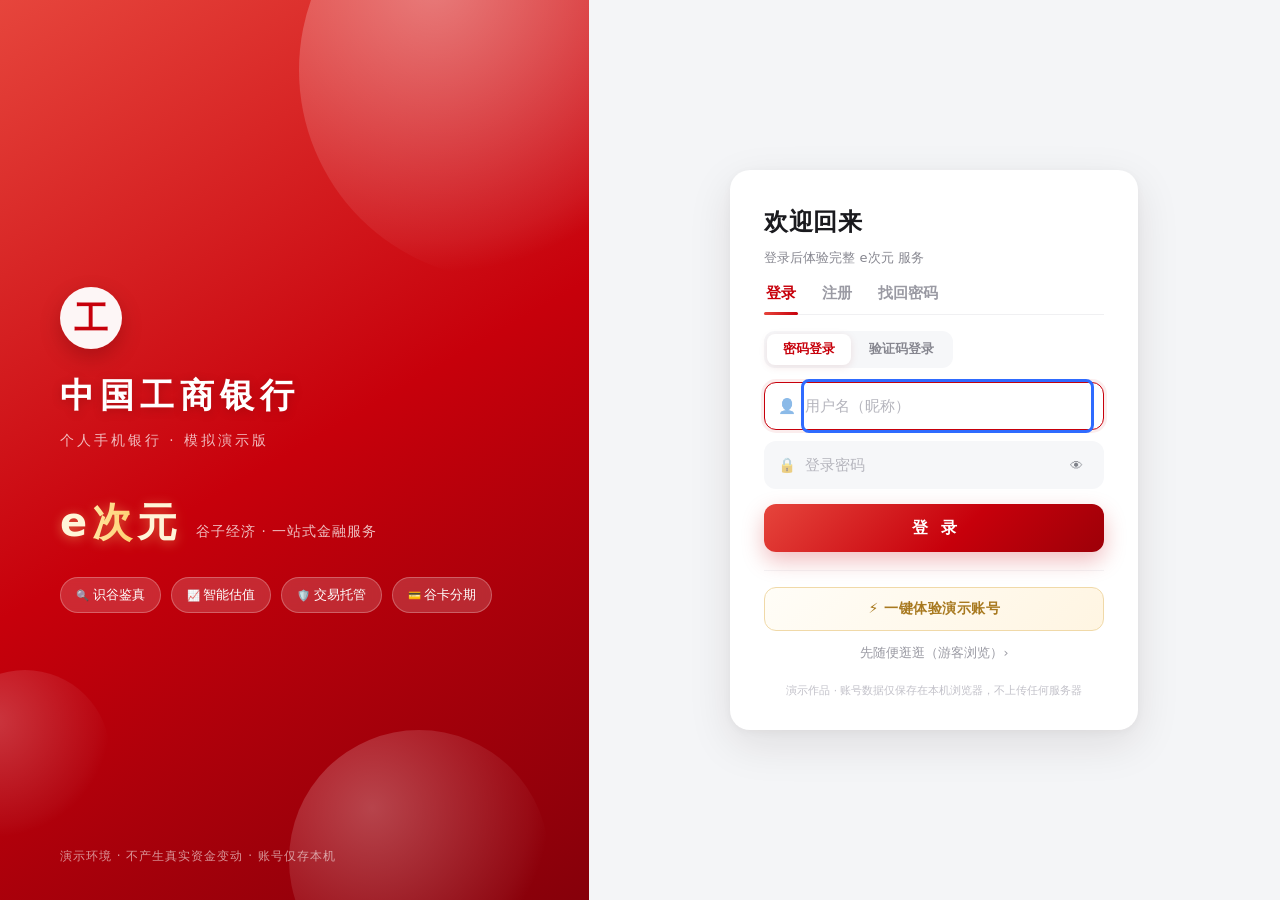
<file: pc/index.html>
<!DOCTYPE html>
<html lang="zh-CN">
<head>
<meta charset="UTF-8">
<meta name="viewport" content="width=device-width, initial-scale=1.0">
<title>中国工商银行 · 个人网上银行（模拟演示版）· e次元 PC 工作台｜工行杯参赛作品</title>

<!-- ═══ SEO ═══ -->
<meta name="description" content="e次元 PC 工作台 · 第 17 届「工行杯」全国大学生金融科技创新大赛参赛作品。以个人网上银行（模拟演示版）为入口，十三项功能工作台涵盖 AI 鉴真、智能估值、交易保障、谷子信贷、个人虚拟藏馆与社区共创。">
<meta name="keywords" content="e次元,e-times,工行杯,金融科技创新,PC工作台,二次元,谷子经济,AI鉴真,智能估值,交易保障,谷子信贷,虚拟藏馆">
<meta name="author" content="何镕辉">
<meta name="robots" content="index, follow">
<link rel="canonical" href="https://cryo-skm.github.io/e-times/pc/index.html">
<meta property="og:type" content="website">
<meta property="og:site_name" content="e次元 e-times">
<meta property="og:title" content="e次元 e-times · PC 端工作台（工行杯参赛作品）">
<meta property="og:description" content="以个人网上银行（模拟演示版）为入口，十三项功能工作台：AI 鉴真、智能估值、交易保障、谷子信贷、个人虚拟藏馆。">
<meta property="og:url" content="https://cryo-skm.github.io/e-times/pc/index.html">
<meta property="og:image" content="https://cryo-skm.github.io/e-times/img/art/banner-gallery.jpg">
<meta property="og:locale" content="zh_CN">
<meta name="twitter:card" content="summary_large_image">
<meta name="twitter:title" content="e次元 e-times · PC 端工作台（工行杯参赛作品）">
<meta name="twitter:description" content="十三项功能工作台：AI 鉴真 · 智能估值 · 交易保障 · 谷子信贷 · 虚拟藏馆。">
<meta name="twitter:image" content="https://cryo-skm.github.io/e-times/img/art/banner-gallery.jpg">
<link rel="alternate" hreflang="zh-CN" href="https://cryo-skm.github.io/e-times/pc/index.html">

<link rel="icon" type="image/png" sizes="192x192" href="../img/icon-192.png">
<link rel="apple-touch-icon" href="../img/icon-192.png">
<meta name="theme-color" content="#c7000d">
<link rel="stylesheet" href="pc.css">
<link rel="stylesheet" href="../css/ec-auth.css">
  <meta name="google-site-verification" content="uTqId6SRNmGXvKSbrXiXW8jveNwHj3v3Wo9zQKKiJJE">

<!-- 首屏关键插画预加载：工行首页那扇「推门」横幅（PC 首屏最大的一张图） -->
<link rel="preload" as="image" type="image/webp" href="../img/art/banner-door-800.webp"
      imagesrcset="../img/art/banner-door-480.webp 480w, ../img/art/banner-door-800.webp 800w, ../img/art/banner-door.webp 1200w"
      imagesizes="(max-width: 900px) 92vw, 880px">
</head>
<body>

<!-- ══════════════════════════════════════════════════════════════
     一、模拟工商银行 · 个人网上银行（PC 外壳）
     ══════════════════════════════════════════════════════════════ -->
<div class="bank" id="bank">

  <header class="bk-top">
    <div class="bk-logo">
      <span class="bk-mark">工</span>
      <div><b>中国工商银行</b> <i>个人网上银行 · 模拟演示版</i></div>
    </div>
    <nav class="bk-nav" aria-label="个人网上银行导航">
      <button class="on">我的账户</button>
      <button>转账汇款</button>
      <button>信用卡</button>
      <button>投资理财</button>
      <button>生活服务</button>
      <button data-ecd>e次元<span class="nb">NEW</span></button>
    </nav>
    <div class="bk-right">
      <span>服务热线 95588</span>
      <span class="sep"></span>
      <div class="bk-user">
        <span class="bk-ava"><picture class="art-pic"><source type="image/webp" srcset="../img/art/char-xiaozhi-240.webp 240w, ../img/art/char-xiaozhi.webp 420w" sizes="160px"><img src="../img/art/char-xiaozhi.jpg" alt="" loading="lazy" decoding="async" draggable="false"></picture></span>
        <span>李** · 财富级</span>
      </div>
      <span class="sep"></span>
      <a href="javascript:;" id="eaPcLogout">退出</a>
    </div>
  </header>

  <div class="bk-body">
    <div class="bk-crumb">个人网上银行 › <b>我的账户</b> › 账户概览</div>

    <div class="bk-grid">
      <div class="bk-card">
        <div class="bk-k">活期余额（元）</div>
        <div class="bk-v">258,463.52<em>元</em></div>
        <div class="bk-s">储蓄卡 ****8888 · 可用 253,963.52</div>
      </div>
      <div class="bk-card">
        <div class="bk-k">我的总资产（元）</div>
        <div class="bk-v">328,640.18<em>元</em></div>
        <div class="bk-s">昨日收益 <span class="up">+128.60</span> 元</div>
      </div>
      <div class="bk-card">
        <div class="bk-k">工银 i 豆</div>
        <div class="bk-v">8,640<em>豆</em></div>
        <div class="bk-s">≈ 86.4 元权益 · 可兑好物</div>
      </div>
      <div class="bk-card">
        <div class="bk-k">e次元 谷粒</div>
        <div class="bk-v">12,480<em>粒</em></div>
        <div class="bk-s">谷神 Lv.4 · 距离下一级 520 粒</div>
      </div>
    </div>

    <div class="bk-sec-t">快捷功能</div>
    <div class="bk-quick">
      <button class="bk-q" data-pctoast="演示环境：转账功能已简化"><span class="qi">⇄</span>转账汇款</button>
      <button class="bk-q" data-pctoast="演示环境：仅为示意"><span class="qi">📄</span>收支明细</button>
      <button class="bk-q" data-pctoast="演示环境：仅为示意"><span class="qi">💳</span>信用卡还款</button>
      <button class="bk-q" data-pctoast="演示环境：仅为示意"><span class="qi">📈</span>投资理财</button>
      <button class="bk-q" data-ecd><span class="qi">✨</span>进入 e次元</button>
      <button class="bk-q" data-pcgender-open><span class="qi">🎨</span>插画风格</button>
    </div>

    <div class="bk-sec-t">推荐专区</div>
    <button class="bk-door" data-ecd>
      <picture class="art-pic"><source type="image/webp" srcset="../img/art/banner-door-480.webp 480w, ../img/art/banner-door-800.webp 800w, ../img/art/banner-door.webp 1200w" sizes="(max-width: 900px) 92vw, 880px"><img id="bkDoorImg" src="../img/art/banner-door.jpg" alt="e次元" loading="eager" decoding="sync" fetchpriority="high" draggable="false"></picture>
      <div class="bk-door-in">
        <div class="dk">ICBC × e次元</div>
        <h2>e<em>次元</em></h2>
        <p>面向谷子消费场景的智能金融服务平台 —— e谷推 × GPT-Fin 双引擎驱动。<br>
           识谷估值 · 谷享代购 · 出谷通托管 · 谷卡分期 · 质押授信 · 虚拟藏馆，一次推门全部打开。</p>
        <span class="dgo">进入 e次元 ›</span>
      </div>
    </button>

    <div class="bk-sec-t">账户明细（近 3 笔）</div>
    <div class="bk-card">
      <div class="lrow"><span class="li" style="background:#fff0f6">🛍️</span>
        <div class="lm"><b>谷谷屋 · 徽章套组</b><span>10-02 21:14 · 出谷通托管</span></div>
        <span class="lp" style="color:#d92b3a">-¥328.00</span></div>
      <div class="lrow"><span class="li" style="background:#eef4ff">💰</span>
        <div class="lm"><b>工资代发</b><span>09-26 09:02 · 对公入账</span></div>
        <span class="lp" style="color:#0a8f60">+¥12,600.00</span></div>
      <div class="lrow"><span class="li" style="background:#e9f8f2">🌾</span>
        <div class="lm"><b>攒谷奖励 · 谷粒兑换</b><span>09-25 18:40 · 权益星球</span></div>
        <span class="lp">12,480 粒</span></div>
    </div>
  </div>
</div>

<!-- ══════════════════════════════════════════════════════════════
     二、转场（PC 版「桃花源」）
     ══════════════════════════════════════════════════════════════ -->
<div class="pce" id="pce" aria-hidden="true">
  <div class="pce-cover" id="pceCover"></div>
  <div class="pce-veil"></div>
  <div id="pcePetals"></div>
  <div class="pce-word">
    <div class="k" id="pceK"></div>
    <div class="t" id="pceT"></div>
    <div class="s" id="pceS"></div>
    <div class="pce-line"></div>
    <div class="pce-bar"><i></i></div>
  </div>
</div>

<!-- ══════════════════════════════════════════════════════════════
     三、e次元 PC 工作台
     ══════════════════════════════════════════════════════════════ -->
<div class="ecapp" id="ecapp" aria-hidden="true" aria-label="e次元 PC 工作台">
  <aside class="ec-side">
    <div class="ec-side-hero">
      <picture class="art-pic"><source type="image/webp" srcset="../img/art/banner-gallery-480.webp 480w, ../img/art/banner-gallery-800.webp 800w, ../img/art/banner-gallery.webp 1200w" sizes="(max-width: 900px) 92vw, 880px"><img id="ecSideHero" src="../img/art/banner-gallery.jpg" alt="" loading="lazy" decoding="async" draggable="false"></picture>
      <div class="sh"><b>e<em>次元</em></b><span>WORKSPACE · PC</span></div>
    </div>
    <nav class="ec-menu" id="ecMenu" aria-label="e次元功能菜单"></nav>
    <button class="ec-side-gender" data-pcgender-open>
      <i>🎨</i>
      <span><b>插画风格</b><em id="ecGenderLabel">美少女</em></span>
    </button>
    <div class="ec-side-foot">
      演示环境 · 不产生真实资金变动<br>
      © 2026 e次元项目组 · 工行杯参赛作品
    </div>
  </aside>

  <section class="ec-work">
    <header class="ec-topbar">
      <div class="ec-search">
        <svg viewBox="0 0 24 24" fill="none" stroke="currentColor" stroke-width="2">
          <circle cx="11" cy="11" r="6.5"/><path d="M16 16l4.5 4.5" stroke-linecap="round"/></svg>
        <input id="ecQuery" aria-label="告诉 e谷推 你的需求" placeholder="告诉 e谷推 你的需求，例如：帮我盯「星熠」的亚克力立牌，预算 300 以内">
        <button class="go" id="ecGo">开始盯梢</button>
      </div>
      <div class="ec-hot">
        <span class="t">热门</span>
        <b>#亚克力立牌</b><b>#限量吧唧</b><b>#手办补款</b><b>#低价回血</b><b>#同好交换</b>
      </div>
      <div class="ec-top-right">
        <button class="ec-bell" data-pcpage="msg" aria-label="消息中心" title="消息中心"><i></i>
          <svg viewBox="0 0 24 24" fill="none" stroke="currentColor" stroke-width="1.9">
            <path d="M12 3a7 7 0 0 0-7 7v3.5L3.5 17h17L19 13.5V10a7 7 0 0 0-7-7z"/>
            <path d="M9.5 19a2.5 2.5 0 0 0 5 0"/></svg>
        </button>
        <div class="ec-me">
          <span class="av"><picture class="art-pic"><source type="image/webp" srcset="../img/art/char-xiaoe-240.webp 240w, ../img/art/char-xiaoe.webp 420w" sizes="160px"><img src="../img/art/char-xiaoe.jpg" alt="谷伴 小e" loading="lazy" decoding="async" draggable="false"></picture></span>
          <span class="nm">李** <i>谷神 Lv.4 · 12,480 谷粒</i></span>
        </div>
        <button class="btn gray sm" id="ecExit">离开 e次元</button>
      </div>
    </header>

    <div class="ec-pages" id="ecPages" role="region" aria-label="e次元内容区" aria-live="polite"></div>
  </section>
</div>

<div class="pc-toast" id="pcToast" role="status" aria-live="polite" aria-atomic="true"></div>
<div class="pc-mask" id="pcMask" aria-hidden="true"><div class="pc-modal" id="pcModal" role="dialog" aria-modal="true" aria-label="对话框"></div></div>

<script src="../js/art.js"></script>
<script src="pc.js"></script>
<script src="../js/pwa.js"></script>
<script src="../js/a11y.js"></script>
<script src="../js/router.js"></script>
<!-- ★ 统一登录系统（与移动端共用同一套账号体系） -->
<script src="../js/auth.js"></script>
</body>
</html>
</file>
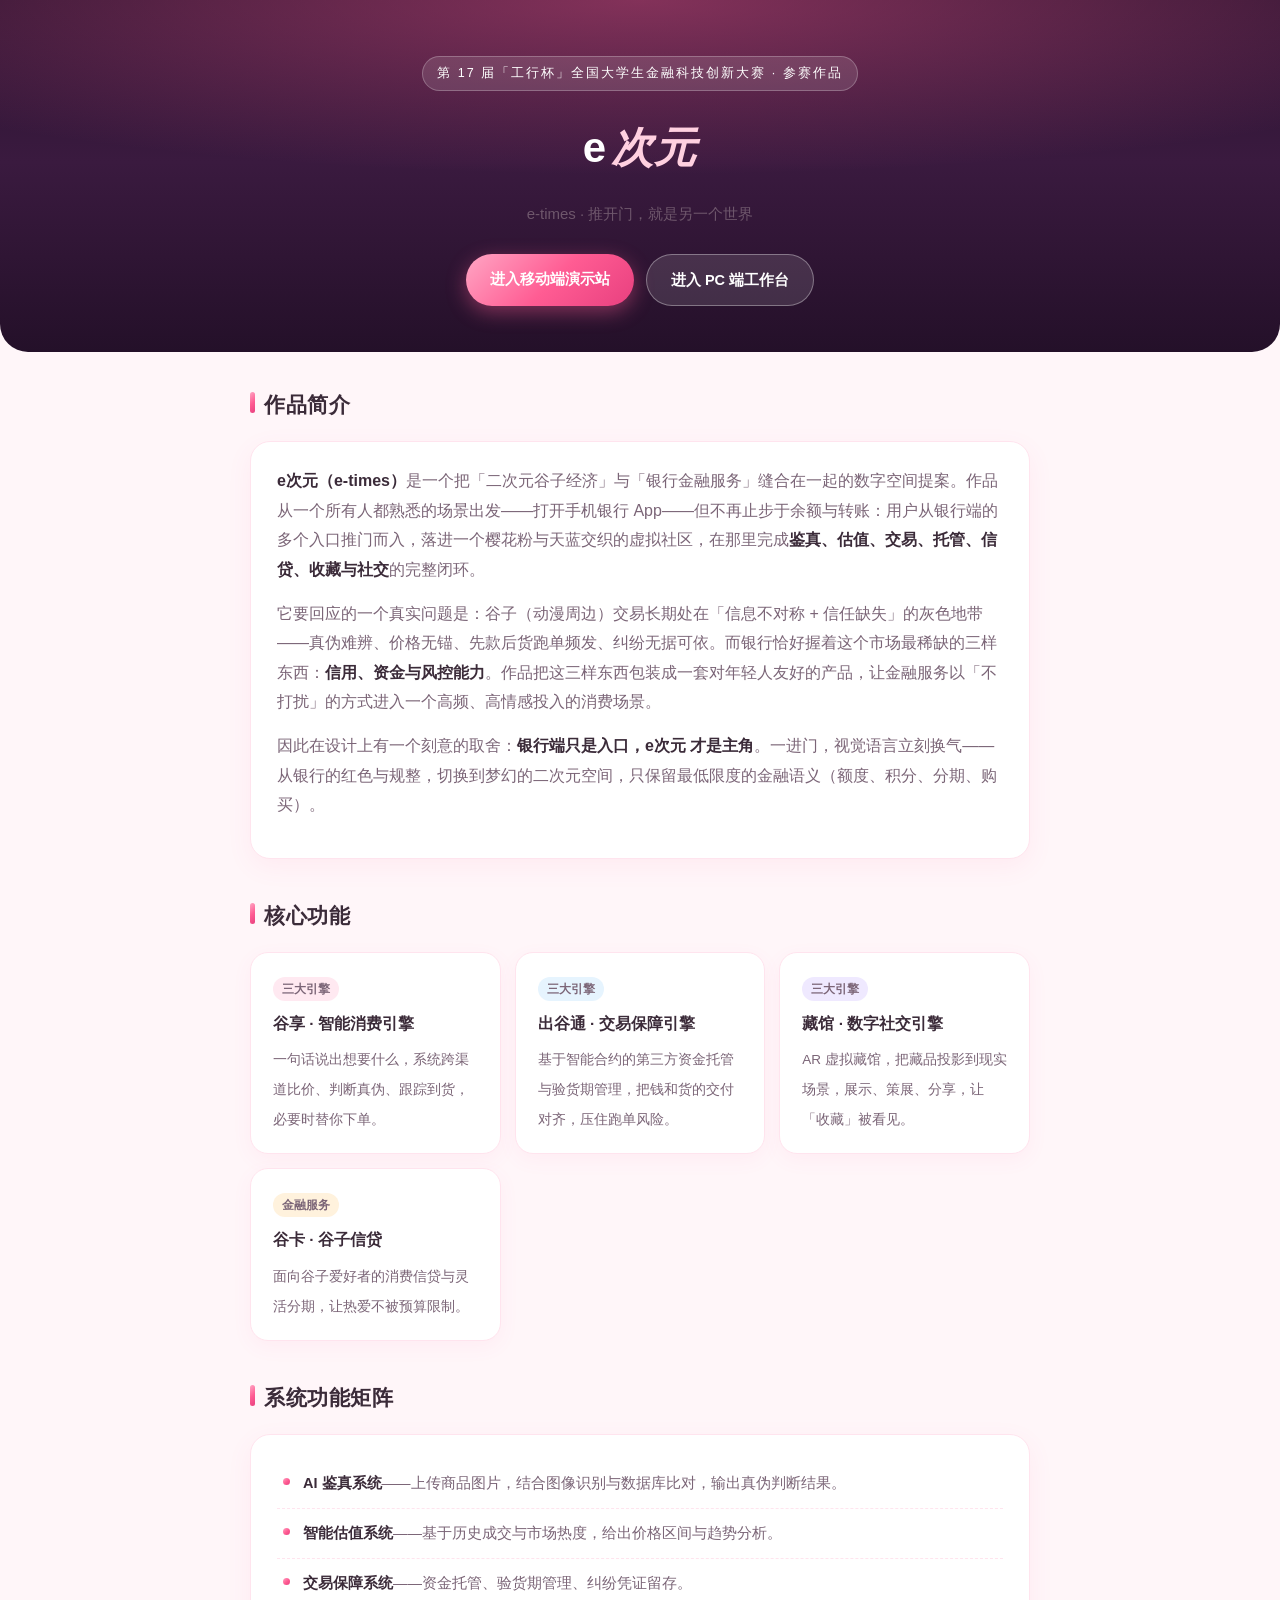
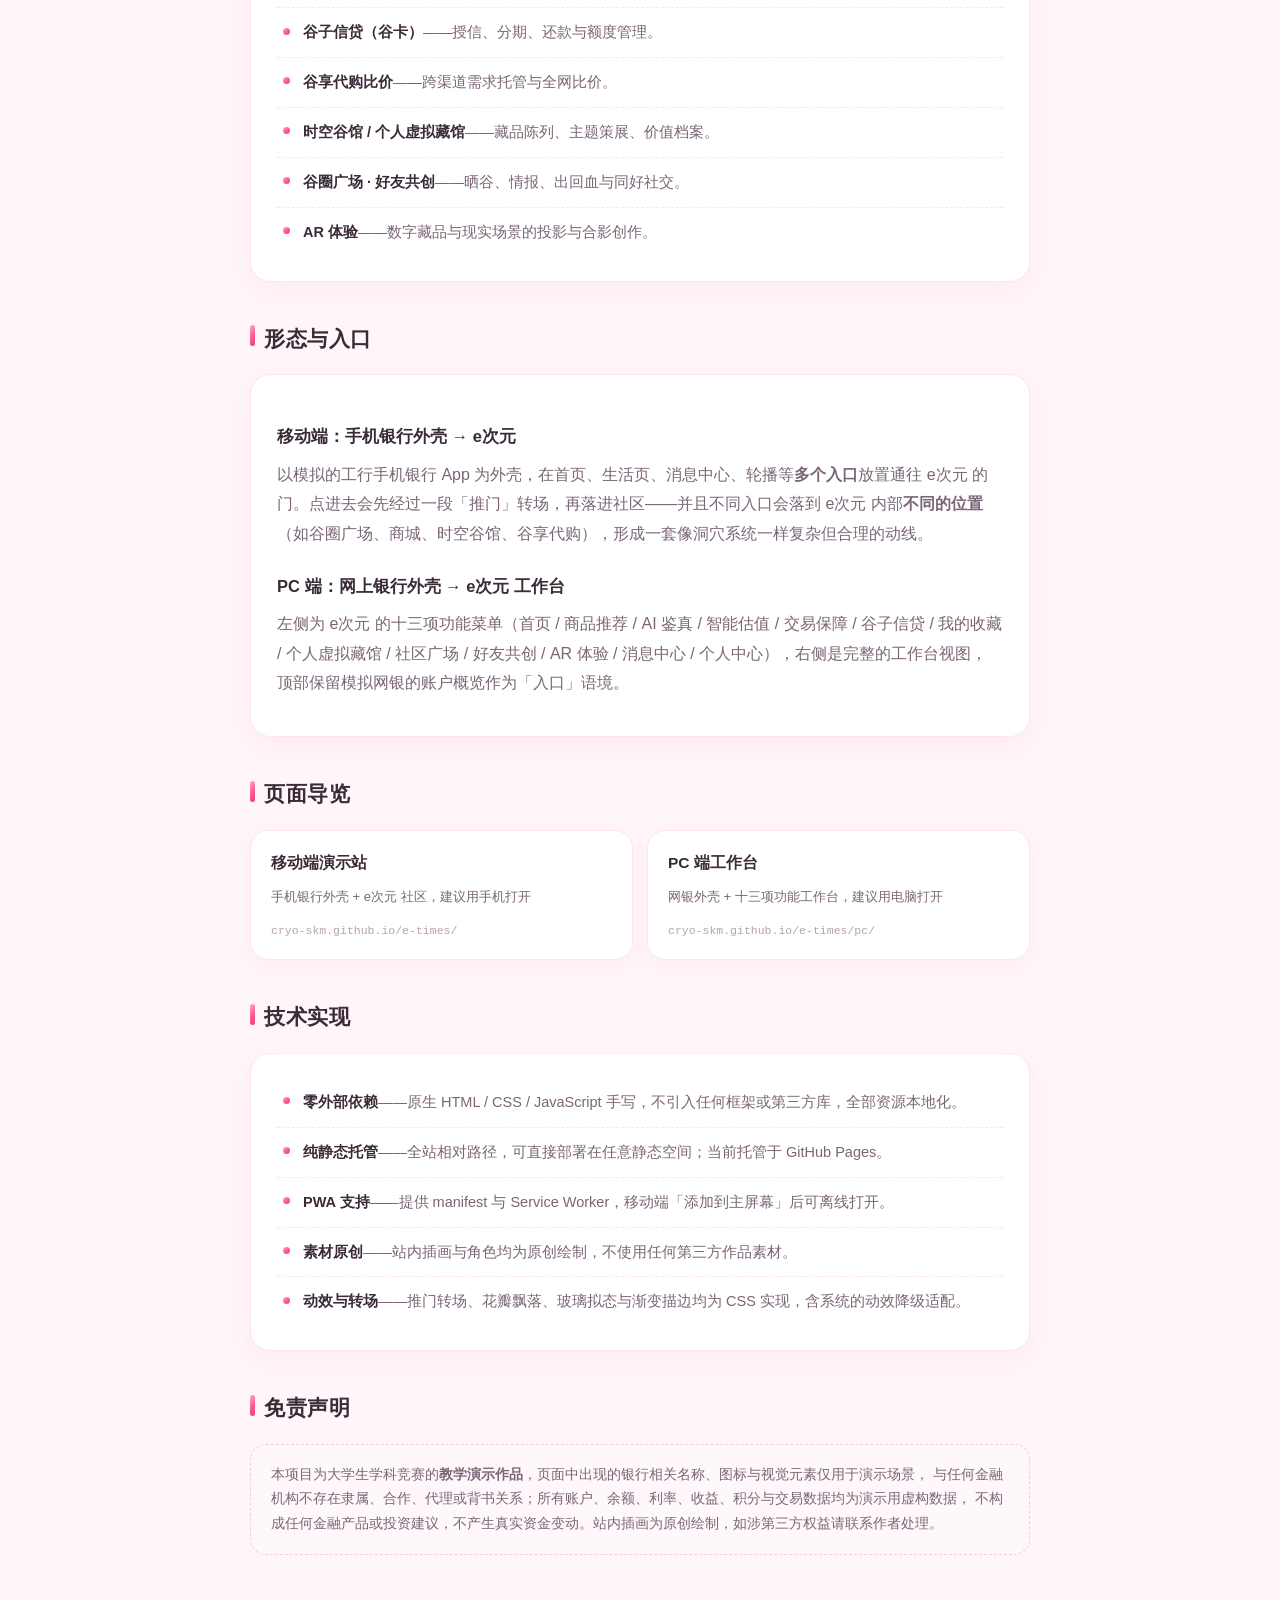
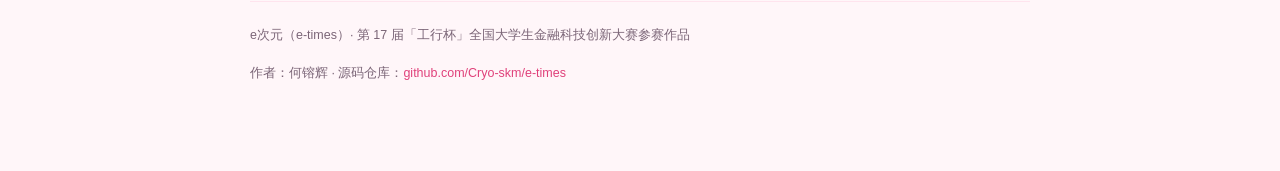
<file: about.html>
<!DOCTYPE html>
<html lang="zh-CN">
<head>
<meta charset="UTF-8">
<meta name="viewport" content="width=device-width, initial-scale=1.0">
<title>e次元 e-times · 作品介绍｜第 17 届「工行杯」参赛作品</title>
<meta name="description" content="e次元（e-times）是第 17 届「工行杯」全国大学生金融科技创新大赛参赛作品：以银行 App 为入口，推门进入一个面向二次元谷子爱好者的数字社区，提供 AI 鉴真、智能估值、交易托管、谷子信贷、AR 虚拟藏馆等金融服务。">
<meta name="keywords" content="e次元,e-times,工行杯,工行杯全国大学生金融科技创新大赛,金融科技创新,二次元,谷子经济,AI鉴真,智能估值,交易托管,谷子信贷,AR虚拟藏馆,数字藏品">
<meta name="author" content="何镕辉">
<meta name="robots" content="index, follow">
<link rel="canonical" href="https://cryo-skm.github.io/e-times/about.html">
<link rel="icon" type="image/png" sizes="192x192" href="img/icon-192.png">
<link rel="apple-touch-icon" href="img/icon-192.png">
<meta name="theme-color" content="#ff5c93">

<meta property="og:type" content="website">
<meta property="og:site_name" content="e次元 e-times">
<meta property="og:title" content="e次元 e-times · 作品介绍">
<meta property="og:description" content="以银行 App 为入口，推门进入面向二次元谷子爱好者的数字社区：AI 鉴真、智能估值、交易托管、谷子信贷、AR 虚拟藏馆。">
<meta property="og:url" content="https://cryo-skm.github.io/e-times/about.html">
<meta property="og:image" content="https://cryo-skm.github.io/e-times/img/art/banner-door.jpg">
<meta name="twitter:card" content="summary_large_image">
<meta name="twitter:title" content="e次元 e-times · 作品介绍">
<meta name="twitter:description" content="以银行 App 为入口，推门进入面向二次元谷子爱好者的数字社区。">
<meta name="twitter:image" content="https://cryo-skm.github.io/e-times/img/art/banner-door.jpg">

<style>
  :root{
    --red:#ff5c93; --red-deep:#e0407a; --sky:#6cbcf2; --lav:#a78bfa; --gold:#f0b45c;
    --ink:#3b2b39; --ink2:#7b6577; --ink3:#b6a2b0;
    --bg:#fff6f9; --card:#fff; --line:#ffe4ee;
    --grad:linear-gradient(135deg,#ffa6c4 0%,#ff5c93 52%,#e8407f 100%);
  }
  *{box-sizing:border-box}
  body{
    margin:0; background:var(--bg); color:var(--ink);
    font:16px/1.85 -apple-system,BlinkMacSystemFont,"PingFang SC","Microsoft YaHei","Segoe UI",sans-serif;
    -webkit-font-smoothing:antialiased;
  }
  .wrap{max-width:820px; margin:0 auto; padding:0 20px 72px}

  header.hero{
    position:relative; overflow:hidden; border-radius:0 0 28px 28px;
    background:linear-gradient(180deg,#2a1330 0%,#3a1a3f 46%,#241029 100%);
    color:#fff; padding:56px 20px 46px; text-align:center; margin-bottom:34px;
  }
  header.hero::after{
    content:""; position:absolute; inset:0;
    background:radial-gradient(120% 80% at 50% 0%,rgba(255,92,147,.42),transparent 62%);
  }
  header.hero .inner{position:relative; z-index:2; max-width:820px; margin:0 auto}
  header.hero .kicker{
    display:inline-block; font-size:12.5px; letter-spacing:2px; padding:5px 14px; border-radius:999px;
    background:rgba(255,255,255,.12); border:1px solid rgba(255,255,255,.24); margin-bottom:18px;
  }
  h1{margin:0; font-size:42px; letter-spacing:5px; font-weight:800}
  h1 em{font-style:italic; font-family:Georgia,"Times New Roman",serif; color:#ffd0e0; letter-spacing:1px}
  header.hero p.sub{margin:12px 0 0; font-size:15px; opacity:.82}
  header.hero .btns{margin-top:26px; display:flex; gap:12px; justify-content:center; flex-wrap:wrap}
  header.hero a.btn{
    display:inline-block; padding:12px 24px; border-radius:999px; text-decoration:none;
    font-size:14.5px; font-weight:700; color:#fff; background:var(--grad);
    box-shadow:0 6px 20px rgba(255,92,147,.42); transition:.22s;
  }
  header.hero a.btn.ghost{background:rgba(255,255,255,.12); border:1px solid rgba(255,255,255,.34); box-shadow:none}
  header.hero a.btn:hover{transform:translateY(-2px)}

  section{margin-bottom:38px}
  h2{
    font-size:21px; margin:0 0 16px; padding-left:14px; position:relative; letter-spacing:.5px;
  }
  h2::before{
    content:""; position:absolute; left:0; top:.28em; width:5px; height:1em; border-radius:3px; background:var(--grad);
  }
  h3{font-size:16.5px; margin:22px 0 8px; color:var(--ink)}
  p{margin:0 0 14px; color:var(--ink2)}
  strong{color:var(--ink)}

  .card{
    background:var(--card); border:1px solid var(--line); border-radius:20px;
    padding:24px 26px; box-shadow:0 8px 26px rgba(255,92,147,.07);
  }
  .grid{display:grid; grid-template-columns:repeat(auto-fit,minmax(232px,1fr)); gap:14px}
  .g-item{
    background:var(--card); border:1px solid var(--line); border-radius:18px; padding:20px 22px;
    box-shadow:0 6px 20px rgba(255,92,147,.06);
  }
  .g-item b{display:block; font-size:15.5px; margin-bottom:6px; color:var(--ink)}
  .g-item span{font-size:13.5px; color:var(--ink2); line-height:1.75}
  .g-item .tagline{display:inline-block; font-size:11.5px; padding:2px 9px; border-radius:999px; margin-bottom:9px; font-weight:700}

  .t-pink{background:#ffe9f1; color:#d8376e}
  .t-sky{background:#e6f4fe; color:#2b8ecb}
  .t-lav{background:#efe9ff; color:#7a5ce0}
  .t-gold{background:#fff2dd; color:#c1822a}

  ul.clean{list-style:none; padding:0; margin:0}
  ul.clean li{
    position:relative; padding:11px 0 11px 26px; border-bottom:1px dashed var(--line); color:var(--ink2); font-size:14.5px;
  }
  ul.clean li:last-child{border-bottom:0}
  ul.clean li::before{
    content:""; position:absolute; left:6px; top:1.32em; width:7px; height:7px; border-radius:50%; background:var(--grad);
  }
  ul.clean li b{color:var(--ink)}

  .links{display:grid; grid-template-columns:repeat(auto-fit,minmax(240px,1fr)); gap:14px}
  .links a{
    display:block; text-decoration:none; color:var(--ink);
    background:var(--card); border:1px solid var(--line); border-radius:18px; padding:18px 20px;
    box-shadow:0 6px 20px rgba(255,92,147,.06); transition:.22s;
  }
  .links a:hover{transform:translateY(-3px); border-color:#ffc2d8}
  .links a b{display:block; font-size:15.5px; margin-bottom:4px}
  .links a span{font-size:13px; color:var(--ink2)}
  .links a code{display:block; margin-top:9px; font-size:11.5px; color:var(--ink3); word-break:break-all}

  .note{
    background:#fff8fb; border:1px dashed #ffc9dd; border-radius:16px;
    padding:18px 20px; font-size:13.5px; color:var(--ink2); line-height:1.8;
  }
  footer{
    margin-top:46px; padding-top:22px; border-top:1px solid var(--line);
    font-size:12.5px; color:var(--ink3); line-height:1.9;
  }
  footer a{color:var(--red-deep); text-decoration:none}
  @media (max-width:520px){
    h1{font-size:32px; letter-spacing:3px}
    header.hero{padding:44px 16px 38px}
    .card{padding:20px 18px}
  }
</style>
  <meta name="google-site-verification" content="uTqId6SRNmGXvKSbrXiXW8jveNwHj3v3Wo9zQKKiJJE">
</head>
<body>

<header class="hero">
  <div class="inner">
    <span class="kicker">第 17 届「工行杯」全国大学生金融科技创新大赛 · 参赛作品</span>
    <h1>e<em>次元</em></h1>
    <p class="sub">e-times · 推开门，就是另一个世界</p>
    <div class="btns">
      <a class="btn" href="./">进入移动端演示站</a>
      <a class="btn ghost" href="pc/">进入 PC 端工作台</a>
    </div>
  </div>
</header>

<div class="wrap">

  <section>
    <h2>作品简介</h2>
    <div class="card">
      <p><strong>e次元（e-times）</strong>是一个把「二次元谷子经济」与「银行金融服务」缝合在一起的数字空间提案。作品从一个所有人都熟悉的场景出发——打开手机银行 App——但不再止步于余额与转账：用户从银行端的多个入口推门而入，落进一个樱花粉与天蓝交织的虚拟社区，在那里完成<strong>鉴真、估值、交易、托管、信贷、收藏与社交</strong>的完整闭环。</p>
      <p>它要回应的一个真实问题是：谷子（动漫周边）交易长期处在「信息不对称 + 信任缺失」的灰色地带——真伪难辨、价格无锚、先款后货跑单频发、纠纷无据可依。而银行恰好握着这个市场最稀缺的三样东西：<strong>信用、资金与风控能力</strong>。作品把这三样东西包装成一套对年轻人友好的产品，让金融服务以「不打扰」的方式进入一个高频、高情感投入的消费场景。</p>
      <p>因此在设计上有一个刻意的取舍：<strong>银行端只是入口，e次元 才是主角</strong>。一进门，视觉语言立刻换气——从银行的红色与规整，切换到梦幻的二次元空间，只保留最低限度的金融语义（额度、积分、分期、购买）。</p>
    </div>
  </section>

  <section>
    <h2>核心功能</h2>
    <div class="grid">
      <div class="g-item">
        <span class="tagline t-pink">三大引擎</span>
        <b>谷享 · 智能消费引擎</b>
        <span>一句话说出想要什么，系统跨渠道比价、判断真伪、跟踪到货，必要时替你下单。</span>
      </div>
      <div class="g-item">
        <span class="tagline t-sky">三大引擎</span>
        <b>出谷通 · 交易保障引擎</b>
        <span>基于智能合约的第三方资金托管与验货期管理，把钱和货的交付对齐，压住跑单风险。</span>
      </div>
      <div class="g-item">
        <span class="tagline t-lav">三大引擎</span>
        <b>藏馆 · 数字社交引擎</b>
        <span>AR 虚拟藏馆，把藏品投影到现实场景，展示、策展、分享，让「收藏」被看见。</span>
      </div>
      <div class="g-item">
        <span class="tagline t-gold">金融服务</span>
        <b>谷卡 · 谷子信贷</b>
        <span>面向谷子爱好者的消费信贷与灵活分期，让热爱不被预算限制。</span>
      </div>
    </div>
  </section>

  <section>
    <h2>系统功能矩阵</h2>
    <div class="card">
      <ul class="clean">
        <li><b>AI 鉴真系统</b>——上传商品图片，结合图像识别与数据库比对，输出真伪判断结果。</li>
        <li><b>智能估值系统</b>——基于历史成交与市场热度，给出价格区间与趋势分析。</li>
        <li><b>交易保障系统</b>——资金托管、验货期管理、纠纷凭证留存。</li>
        <li><b>谷子信贷（谷卡）</b>——授信、分期、还款与额度管理。</li>
        <li><b>谷享代购比价</b>——跨渠道需求托管与全网比价。</li>
        <li><b>时空谷馆 / 个人虚拟藏馆</b>——藏品陈列、主题策展、价值档案。</li>
        <li><b>谷圈广场 · 好友共创</b>——晒谷、情报、出回血与同好社交。</li>
        <li><b>AR 体验</b>——数字藏品与现实场景的投影与合影创作。</li>
      </ul>
    </div>
  </section>

  <section>
    <h2>形态与入口</h2>
    <div class="card">
      <h3>移动端：手机银行外壳 → e次元</h3>
      <p>以模拟的工行手机银行 App 为外壳，在首页、生活页、消息中心、轮播等<b>多个入口</b>放置通往 e次元 的门。点进去会先经过一段「推门」转场，再落进社区——并且不同入口会落到 e次元 内部<b>不同的位置</b>（如谷圈广场、商城、时空谷馆、谷享代购），形成一套像洞穴系统一样复杂但合理的动线。</p>
      <h3>PC 端：网上银行外壳 → e次元 工作台</h3>
      <p>左侧为 e次元 的十三项功能菜单（首页 / 商品推荐 / AI 鉴真 / 智能估值 / 交易保障 / 谷子信贷 / 我的收藏 / 个人虚拟藏馆 / 社区广场 / 好友共创 / AR 体验 / 消息中心 / 个人中心），右侧是完整的工作台视图，顶部保留模拟网银的账户概览作为「入口」语境。</p>
    </div>
  </section>

  <section>
    <h2>页面导览</h2>
    <div class="links">
      <a href="./">
        <b>移动端演示站</b>
        <span>手机银行外壳 + e次元 社区，建议用手机打开</span>
        <code>cryo-skm.github.io/e-times/</code>
      </a>
      <a href="pc/">
        <b>PC 端工作台</b>
        <span>网银外壳 + 十三项功能工作台，建议用电脑打开</span>
        <code>cryo-skm.github.io/e-times/pc/</code>
      </a>
    </div>
  </section>

  <section>
    <h2>技术实现</h2>
    <div class="card">
      <ul class="clean">
        <li><b>零外部依赖</b>——原生 HTML / CSS / JavaScript 手写，不引入任何框架或第三方库，全部资源本地化。</li>
        <li><b>纯静态托管</b>——全站相对路径，可直接部署在任意静态空间；当前托管于 GitHub Pages。</li>
        <li><b>PWA 支持</b>——提供 manifest 与 Service Worker，移动端「添加到主屏幕」后可离线打开。</li>
        <li><b>素材原创</b>——站内插画与角色均为原创绘制，不使用任何第三方作品素材。</li>
        <li><b>动效与转场</b>——推门转场、花瓣飘落、玻璃拟态与渐变描边均为 CSS 实现，含系统的动效降级适配。</li>
      </ul>
    </div>
  </section>

  <section>
    <h2>免责声明</h2>
    <div class="note">
      本项目为大学生学科竞赛的<b>教学演示作品</b>，页面中出现的银行相关名称、图标与视觉元素仅用于演示场景，
      与任何金融机构不存在隶属、合作、代理或背书关系；所有账户、余额、利率、收益、积分与交易数据均为演示用虚构数据，
      不构成任何金融产品或投资建议，不产生真实资金变动。站内插画为原创绘制，如涉第三方权益请联系作者处理。
    </div>
  </section>

  <footer>
    <p>e次元（e-times）· 第 17 届「工行杯」全国大学生金融科技创新大赛参赛作品</p>
    <p>作者：何镕辉 · 源码仓库：<a href="https://github.com/Cryo-skm/e-times">github.com/Cryo-skm/e-times</a></p>
  </footer>

</div>

<script type="application/ld+json">
{
  "@context": "https://schema.org",
  "@graph": [
    {
      "@type": "WebSite",
      "@id": "https://cryo-skm.github.io/e-times/#website",
      "url": "https://cryo-skm.github.io/e-times/",
      "name": "e次元 e-times",
      "alternateName": "e-times",
      "description": "第 17 届「工行杯」全国大学生金融科技创新大赛参赛作品：以银行 App 为入口，进入面向二次元谷子爱好者的数字社区。",
      "inLanguage": "zh-CN",
      "author": { "@type": "Person", "name": "何镕辉" }
    },
    {
      "@type": "WebPage",
      "@id": "https://cryo-skm.github.io/e-times/about.html#webpage",
      "url": "https://cryo-skm.github.io/e-times/about.html",
      "name": "e次元 e-times · 作品介绍",
      "isPartOf": { "@id": "https://cryo-skm.github.io/e-times/#website" },
      "about": {
        "@type": "Thing",
        "name": "二次元谷子经济与银行金融服务的融合方案",
        "description": "AI 鉴真、智能估值、交易托管、谷子信贷、AR 虚拟藏馆"
      },
      "inLanguage": "zh-CN"
    },
    {
      "@type": "SoftwareApplication",
      "name": "e次元 e-times",
      "applicationCategory": "FinanceApplication",
      "operatingSystem": "Web",
      "url": "https://cryo-skm.github.io/e-times/",
      "description": "面向二次元谷子爱好者的数字社区演示程序，包含 AI 鉴真、智能估值、交易保障、谷子信贷与 AR 虚拟藏馆等模块。",
      "offers": { "@type": "Offer", "price": "0", "priceCurrency": "CNY" },
      "author": { "@type": "Person", "name": "何镕辉" }
    }
  ]
}
</script>

</body>
</html>
</file>
<file: css/style.css>
/* ══════════════════════════════════════════════════════════════
   中国工商银行 · 手机银行模拟
   「e次元」体验版 —— UI 样式
   强调色：#C7000B + 暖金点缀 + 奶油底渐变
   ══════════════════════════════════════════════════════════════ */

:root {
  --icbc-red: #c7000b;
  --icbc-red-deep: #9d0008;
  --icbc-red-bright: #e6453c;
  --gold: #d9a853;
  --gold-deep: #b8862f;
  --bg: #f4f5f7;
  --card: #ffffff;
  --txt: #1a1a1e;
  --txt-2: #86868f;
  --txt-3: #b5b5bd;
  --line: #f0f0f2;
  --up: #e03a3a;
  --down: #1ca04c;
  --star-blue: #3d5afe;
  --radius: 14px;
  --shadow: 0 4px 18px rgba(150, 20, 20, 0.06);
}

* { margin: 0; padding: 0; box-sizing: border-box; -webkit-tap-highlight-color: transparent; }
button { font-family: inherit; border: none; background: none; cursor: pointer; color: inherit; }
input { font-family: inherit; border: none; outline: none; background: none; }

html, body { height: 100%; }
body {
  font-family: -apple-system, BlinkMacSystemFont, "PingFang SC", "HarmonyOS Sans SC", "Microsoft YaHei", sans-serif;
  color: var(--txt);
  background: radial-gradient(1200px 700px at 20% -10%, #3a1016 0%, #17090c 45%, #0b0508 100%);
}

/* ══════════ 舞台 & 手机壳 ══════════ */
.stage {
  min-height: 100vh;
  display: flex; flex-direction: column;
  align-items: center; justify-content: center;
  gap: 14px; padding: 18px 10px;
}
.phone {
  position: relative;
  width: 402px; height: min(866px, calc(100vh - 76px));
  min-height: 620px;
  background: var(--bg);
  border-radius: 44px;
  border: 10px solid #101014;
  box-shadow: 0 0 0 2px #2c2c34, 0 30px 80px rgba(0,0,0,.65), 0 4px 18px rgba(0,0,0,.5);
  overflow: hidden;
  flex: none;
}
.stage-note {
  color: rgba(255,255,255,.42); font-size: 12px; letter-spacing: 2px;
  text-align: center;
}
@media (max-width: 500px) {
  .stage { padding: 0; gap: 0; }
  .phone { width: 100vw; height: 100dvh; min-height: 100dvh; border: none; border-radius: 0; box-shadow: none; }
  .stage-note { display: none; }
}

/* ══════════ 状态栏 ══════════ */
.statusbar {
  position: absolute; top: 0; left: 0; right: 0; z-index: 120;
  height: 38px; padding: 0 24px;
  display: flex; align-items: center; justify-content: space-between;
  font-size: 14px; font-weight: 600;
  color: #fff;
  pointer-events: none;
  transition: color .25s;
}
.statusbar.dark { color: #1a1a1e; }
.sb-right { display: flex; align-items: center; gap: 5px; }
.sb-signal { width: 17px; height: 12px; }
.sb-batt { width: 25px; height: 12px; }

/* ══════════ 视图容器 ══════════ */
.views { position: absolute; inset: 0; }
.tab-view {
  position: absolute; inset: 0;
  display: none; flex-direction: column;
  overflow: hidden;
}
.tab-view.active { display: flex; }
.home-body {
  position: relative; z-index: 6; /* 卡片上浮，压住红色头部圆角（经典工行样式） */
  flex: 1; overflow-y: auto; padding: 0 14px 96px;
  scrollbar-width: none;
  margin-top: -52px; /* 上移遮住红色头部圆角 */
}
.home-body::-webkit-scrollbar { display: none; }
.home-body--flat { margin-top: 0; padding-top: 12px; }
.home-foot {
  text-align: center; color: var(--txt-3); font-size: 12px;
  line-height: 1.9; padding: 26px 0 10px; letter-spacing: 1px;
}

/* ══════════ 工行红色头部 ══════════ */
.home-header {
  position: relative; flex: none; z-index: 5;
  padding: 46px 16px 64px;
  background:
    radial-gradient(340px 200px at 90% -30%, rgba(255,190,120,.28), transparent 60%),
    linear-gradient(158deg, #e6453c 0%, #c7000b 52%, #9d0008 100%);
  border-radius: 0 0 26px 26px;
  color: #fff;
}
.home-header--life { padding-bottom: 40px; }
.hh-top { display: flex; align-items: center; justify-content: space-between; }
.hh-logo { display: flex; align-items: center; gap: 9px; }
.icbc-emblem {
  width: 34px; height: 34px; border-radius: 50%;
  background: linear-gradient(160deg, #fff, #ffe9e6);
  color: var(--icbc-red);
  font-size: 19px; font-weight: 800;
  display: flex; align-items: center; justify-content: center;
  box-shadow: 0 2px 8px rgba(0,0,0,.18);
}
.hh-logo-txt strong { display: block; font-size: 17px; letter-spacing: 1px; }
.hh-logo-txt em { display: block; font-style: normal; font-size: 12px; opacity: .75; letter-spacing: 3px; margin-top: 1px; }
.hh-city { font-size: 18px; letter-spacing: 1px; }
.hh-city i { font-style: normal; font-size: 12px; opacity: .8; }
.hh-actions { display: flex; align-items: center; gap: 6px; }
.hh-icon {
  position: relative;
  width: 38px; height: 38px; border-radius: 50%;
  display: flex; align-items: center; justify-content: center;
  color: #fff; font-size: 19px;
  background: rgba(255,255,255,.14);
}
.hh-icon svg { width: 21px; height: 21px; }
.hh-icon .badge {
  position: absolute; top: 3px; right: 3px;
  min-width: 15px; height: 15px; padding: 0 4px; border-radius: 8px;
  background: #ffdd57; color: #7a2c00;
  font-size: 12px; font-weight: 700; font-style: normal;
  display: flex; align-items: center; justify-content: center;
}

.hh-search {
  margin-top: 14px;
  height: 38px; padding: 0 15px;
  background: rgba(255,255,255,.95);
  border-radius: 19px;
  display: flex; align-items: center; gap: 8px;
  color: var(--txt-2); font-size: 13px;
}
.hh-search svg { width: 16px; height: 16px; color: var(--icbc-red); flex: none; }

/* 头部快捷五宫格 */
.hh-quick { display: flex; justify-content: space-between; margin-top: 18px; padding: 0 4px; }
.qk-item { display: flex; flex-direction: column; align-items: center; gap: 6px; color: #fff; width: 58px; }
.qk-ico {
  width: 46px; height: 46px; border-radius: 15px;
  background: rgba(255,255,255,.16);
  border: 1px solid rgba(255,255,255,.22);
  display: flex; align-items: center; justify-content: center;
  font-size: 25px;
}
.qk-item span { font-size: 12px; opacity: .92; }
.hh-quick--life { margin-top: 2px; }
.life-slogan { margin-top: 6px; font-size: 12px; opacity: .85; letter-spacing: 2px; }

/* ══════════ 通用卡片 ══════════ */
.card {
  background: var(--card);
  border-radius: var(--radius);
  box-shadow: var(--shadow);
  padding: 16px;
  margin-bottom: 12px;
}

/* ══════════ 账户卡片 ══════════ */
.account-card {
  position: relative;
  background: linear-gradient(150deg, #ffffff 0%, #fff7f5 100%);
  padding: 18px 16px 14px;
}
.ac-top { display: flex; justify-content: space-between; align-items: flex-start; }
.ac-left { display: flex; flex-direction: column; gap: 3px; }
.ac-name { font-size: 13px; color: var(--txt-2); }
.ac-no { font-size: 12px; color: var(--txt-3); letter-spacing: 1px; }
.ac-eye { color: var(--icbc-red); width: 30px; height: 30px; }
.ac-eye svg { width: 21px; height: 21px; }
.ac-balance { margin-top: 10px; display: flex; align-items: baseline; gap: 5px; }
.ac-amount {
  font-size: 33px; font-weight: 800; letter-spacing: .5px;
  font-variant-numeric: tabular-nums;
  background: linear-gradient(120deg, #e6453c 0%, #c7000b 42%, #ff8a3d 100%);
  -webkit-background-clip: text; background-clip: text; color: transparent;
  filter: drop-shadow(0 2px 6px rgba(199, 0, 11, .16));
}
.ac-unit { color: var(--txt-2); font-size: 13px; }
.ac-sub { margin-top: 4px; font-size: 12px; color: var(--txt-3); }
.ac-sub b { color: var(--txt-2); font-weight: 600; }
.ac-actions { display: flex; gap: 9px; margin-top: 14px; }
.ac-btn {
  flex: 1; height: 36px; border-radius: 18px;
  background: #fbeceb; color: var(--icbc-red);
  font-size: 13px; font-weight: 600;
}
.ac-btn--main { background: linear-gradient(135deg, #e6453c, var(--icbc-red)); color: #fff; box-shadow: 0 4px 12px rgba(199,0,11,.3); }
.account-card--wealth { background: linear-gradient(150deg, #fff, #f5f7ff); }
.asset-split { display: flex; justify-content: space-between; margin-top: 14px; text-align: center; }
.asset-split em { display: block; font-style: normal; font-size: 12px; color: var(--txt-3); margin-bottom: 3px; }
.asset-split b { font-size: 14.5px; }
.up { color: var(--up); }
.down { color: var(--down); }

/* ══════════ ★ e次元卡片（植入位样式） ══════════ */
.xingegu-card {
  position: relative;
  overflow: hidden;
  background:
    radial-gradient(300px 150px at 100% 0%, rgba(120,90,255,.38), transparent 65%),
    radial-gradient(260px 160px at 0% 100%, rgba(255,90,140,.32), transparent 60%),
    linear-gradient(135deg, #1d1440 0%, #341a5e 55%, #47216b 100%);
  color: #fff;
  padding: 15px 14px 13px;
}
/* 二次元星空卡面：闪烁星点 + 霓虹光晕 + 流星 */
.xingegu-card::before {
  content: "";
  position: absolute; inset: 0;
  background-image:
    radial-gradient(1.6px 1.6px at 22% 28%, rgba(255,255,255,.95), transparent 55%),
    radial-gradient(1.2px 1.2px at 68% 16%, rgba(255,215,180,.85), transparent 55%),
    radial-gradient(1.5px 1.5px at 85% 44%, rgba(255,255,255,.8), transparent 55%),
    radial-gradient(1.1px 1.1px at 12% 64%, rgba(180,215,255,.85), transparent 55%),
    radial-gradient(1.5px 1.5px at 45% 76%, rgba(255,190,220,.75), transparent 55%),
    radial-gradient(1px 1px at 58% 52%, rgba(255,255,255,.65), transparent 55%),
    radial-gradient(1.3px 1.3px at 91% 76%, rgba(255,230,150,.75), transparent 55%),
    radial-gradient(1px 1px at 33% 10%, rgba(255,255,255,.7), transparent 55%);
  animation: xgTwinkle 3.4s ease-in-out infinite alternate;
  pointer-events: none;
}
.xingegu-card::after {
  content: "";
  position: absolute; right: -46px; bottom: -58px;
  width: 150px; height: 150px; border-radius: 50%;
  background: radial-gradient(circle, rgba(255,157,208,.30), transparent 66%);
  pointer-events: none;
}
.xingegu-card .xg-head, .xingegu-card .xg-entries { position: relative; z-index: 1; }
@keyframes xgTwinkle { from { opacity: .5; } to { opacity: 1; } }
.xg-head { display: flex; justify-content: space-between; align-items: center; }
.xg-brand { display: flex; align-items: baseline; gap: 8px; }
.xg-logo {
  font-size: 19px; font-weight: 800; letter-spacing: 1px;
  background: linear-gradient(90deg, #ffd76e, #ff9db0);
  -webkit-background-clip: text; background-clip: text; color: transparent;
}
.xg-slogan { font-size: 12px; opacity: .72; letter-spacing: 1px; }
.xg-hot {
  font-size: 12px; font-weight: 800; letter-spacing: 1px;
  padding: 3px 7px; border-radius: 8px 8px 8px 2px;
  background: linear-gradient(90deg, #ff5d73, #ff9068);
}
.xg-entries { display: flex; justify-content: space-between; margin-top: 14px; }
.xg-entry { display: flex; flex-direction: column; align-items: center; gap: 6px; width: 25%; }
.xg-e-ico {
  width: 44px; height: 44px; border-radius: 14px;
  font-size: 21px;
  background: rgba(255,255,255,.12);
  border: 1px solid rgba(255,255,255,.18);
  display: flex; align-items: center; justify-content: center;
}
.xg-e-txt { text-align: center; }
.xg-e-txt b { display: block; font-size: 13px; }
.xg-e-txt span { display: block; font-size: 12px; opacity: .62; margin-top: 2px; transform: scale(.92); }
.xingegu-card--mine { padding: 14px; }
.xg-mine-row { display: flex; align-items: center; justify-content: space-between; gap: 12px; }
.xg-mine-info { flex: 1; }
.xg-mine-title { font-size: 14px; font-weight: 700; }
.xg-mine-sub { display: block; font-size: 12px; opacity: .7; margin: 4px 0 7px; }
.xg-bar { height: 6px; border-radius: 3px; background: rgba(255,255,255,.18); overflow: hidden; }
.xg-bar i { display: block; height: 100%; border-radius: 3px; background: linear-gradient(90deg, #ffd76e, #ff9db0); }
.xg-mine-btn {
  flex: none; height: 34px; padding: 0 16px; border-radius: 17px;
  background: linear-gradient(90deg, #ffd76e, #ffb46e);
  color: #5a2d00; font-size: 12.5px; font-weight: 700;
}

/* e次元浮层（植入位3容器） */
.overlay-page--xingegu { background: #f7f5fc; }
.xg-navbar {
  flex: none; z-index: 5;
  padding: 46px 14px 12px;
  background: linear-gradient(160deg, #241547, #3a1d66);
  color: #fff;
  display: flex; align-items: center; justify-content: space-between;
  border-radius: 0 0 22px 22px;
}
.xg-nav-brand { font-size: 18px; font-weight: 800; letter-spacing: 2px; }
.xg-nav-brand span {
  font-style: italic;
  background: linear-gradient(90deg, #ffd76e, #ff9db0);
  -webkit-background-clip: text; background-clip: text; color: transparent;
}
.xg-navbar .op-back { color: #fff; }
.xg-feature-chips {
  flex: none; display: flex; gap: 6px; padding: 12px 10px 4px; overflow-x: auto; scrollbar-width: none;
}
.xg-feature-chips::-webkit-scrollbar { display: none; }
.xg-chip {
  flex: none; height: 34px; padding: 0 10px; border-radius: 17px;
  background: #fff; color: #55506e; font-size: 12px;
  box-shadow: 0 2px 10px rgba(60,30,120,.08);
  display: flex; align-items: center; gap: 6px;
}
.xg-chip.active { background: linear-gradient(135deg, #341a5e, #5b2d92); color: #fff; font-weight: 700; }
.xg-slot-body { flex: 1; overflow-y: auto; padding: 12px 14px 40px; scrollbar-width: none; }
.xg-slot-body::-webkit-scrollbar { display: none; }
.xg-placeholder {
  margin-top: 40px; text-align: center; color: #8b86a3;
}
.xg-ph-icon {
  width: 64px; height: 64px; margin: 0 auto 14px; border-radius: 20px;
  background: linear-gradient(135deg, #341a5e, #6c3aa8);
  color: #ffd76e; font-size: 30px;
  display: flex; align-items: center; justify-content: center;
  box-shadow: 0 10px 26px rgba(70,30,140,.28);
}
.xg-placeholder b { font-size: 17px; color: #341a5e; }
.xg-placeholder p { margin-top: 8px; font-size: 12px; line-height: 1.9; }

/* ══════════ 功能宫格 ══════════ */
.func-card { padding: 20px 8px 10px; }
.grid8 { display: grid; grid-template-columns: repeat(4, 1fr); gap: 18px 4px; }
.grid8--tight { gap: 16px 4px; }
.g8-item { display: flex; flex-direction: column; align-items: center; gap: 7px; }
.g8-ico {
  width: 44px; height: 44px; border-radius: 14px;
  display: flex; align-items: center; justify-content: center;
  font-size: 23px;
}
.g8-txt { font-size: 12px; color: #44444c; }
.grid-more {
  display: block; margin: 16px auto 4px;
  color: var(--txt-2); font-size: 12px;
}

/* ══════════ 轮播 ══════════ */
.banner-card { position: relative; padding: 0; overflow: hidden; height: 108px; }
.banner-track { display: flex; height: 100%; transition: transform .5s ease; }
.banner-slide {
  flex: none; width: 100%; height: 100%;
  padding: 18px 20px;
  display: flex; flex-direction: column; justify-content: center;
  color: #fff;
}
.banner-slide h4 { font-size: 17px; letter-spacing: 1px; }
.banner-slide p { font-size: 12px; opacity: .82; margin-top: 5px; }
.banner-dots {
  position: absolute; bottom: 9px; right: 14px;
  display: flex; gap: 4px;
}
.b-dot { width: 6px; height: 6px; border-radius: 3px; background: rgba(255,255,255,.45); transition: .3s; }
.b-dot.on { width: 16px; background: #fff; }

/* ══════════ 首页板块 ══════════ */
.home-sec { margin-top: 16px; }
.sec-head { display: flex; justify-content: space-between; align-items: center; margin-bottom: 10px; padding: 0 2px; }
.sec-head h3 { font-size: 16px; }
.sec-more { font-size: 12px; color: var(--txt-2); }
.hscroll { display: flex; gap: 10px; overflow-x: auto; padding: 2px; scrollbar-width: none; margin: 0 -2px; }
.hscroll::-webkit-scrollbar { display: none; }
.hp-card {
  flex: none; width: 150px;
  background: var(--card); border-radius: var(--radius);
  box-shadow: var(--shadow); padding: 14px;
}
.hp-name { font-size: 13px; font-weight: 600; }
.hp-code { display: block; font-size: 12px; color: var(--txt-3); margin-top: 2px; }
.hp-rate { font-size: 22px; font-weight: 800; color: var(--icbc-red); margin-top: 10px; }
.hp-rate i { font-style: normal; font-size: 12px; font-weight: 400; color: var(--txt-2); }
.hp-tag { display: inline-block; margin-top: 8px; font-size: 12px; color: var(--gold-deep); background: #faf3e4; padding: 2px 7px; border-radius: 6px; }
.life-mini { padding: 18px 8px; }

/* ══════════ 生活页 ══════════ */
.coupon-list { display: flex; flex-direction: column; gap: 10px; }
.coupon {
  background: var(--card); border-radius: var(--radius);
  box-shadow: var(--shadow);
  display: flex; align-items: center;
  overflow: hidden;
}
.cp-left {
  flex: none; width: 104px; padding: 16px 8px; text-align: center;
  color: #fff;
  background: linear-gradient(135deg, #e6453c, var(--icbc-red));
  border-right: 2px solid #f4d8d6;
}
.cp-left b { font-size: 21px; }
.cp-left em { display: block; font-style: normal; font-size: 12px; opacity: .85; margin-top: 2px; }
.cp-main { flex: 1; padding: 12px 12px; }
.cp-main b { font-size: 13.5px; }
.cp-main p { font-size: 12px; color: var(--txt-3); margin-top: 3px; }
.cp-btn {
  flex: none; margin-right: 12px; height: 30px; padding: 0 14px; border-radius: 15px;
  background: var(--icbc-red); color: #fff; font-size: 12px;
}

/* ══════════ 智金融 ══════════ */
.ticker { display: flex; justify-content: space-between; padding: 13px 14px; }
.tk-item em { display: block; font-style: normal; font-size: 12px; color: var(--txt-3); }
.tk-item b { display: block; font-size: 15px; margin: 3px 0 2px; }
.tk-item i { font-style: normal; font-size: 12px; }
.prod-tabs { display: flex; gap: 18px; padding: 0 4px; margin-bottom: 12px; }
.pt-item { font-size: 15px; color: var(--txt-2); padding-bottom: 7px; position: relative; }
.pt-item.active { color: var(--txt); font-weight: 700; }
.pt-item.active::after {
  content: ""; position: absolute; left: 50%; bottom: 0; transform: translateX(-50%);
  width: 20px; height: 3px; border-radius: 2px; background: var(--icbc-red);
}
.prod-item {
  background: var(--card); border-radius: var(--radius);
  box-shadow: var(--shadow); padding: 15px 16px;
  display: flex; align-items: center; justify-content: space-between;
  margin-bottom: 10px;
}
.pi-name { font-size: 14.5px; font-weight: 600; }
.pi-tags { margin-top: 5px; display: flex; gap: 5px; }
.pi-tag { font-size: 12px; padding: 2px 7px; border-radius: 6px; background: #f4e6ff; color: #7a2ea8; }
.pi-tag--r { background: #fdeaea; color: #c0392b; }
.pi-tag--g { background: #e8f7ee; color: #1e8e5a; }
.pi-right { text-align: right; }
.pi-rate { font-size: 20px; font-weight: 800; color: var(--icbc-red); }
.pi-rate i { font-style: normal; font-size: 12px; font-weight: 400; color: var(--txt-2); }
.pi-right em { display: block; font-style: normal; font-size: 12px; color: var(--txt-3); margin-top: 2px; }
.pi-btn {
  margin-top: 8px; height: 26px; padding: 0 14px; border-radius: 13px;
  background: #fbeceb; color: var(--icbc-red); font-size: 12px; font-weight: 600;
}

/* ══════════ 消息 ══════════ */
.light-header {
  flex: none; background: #fff; z-index: 5;
  padding: 46px 16px 0;
  border-radius: 0 0 22px 22px;
  box-shadow: 0 2px 14px rgba(0,0,0,.05);
}
.light-header .hh-city { color: var(--txt); }
.light-header .hh-icon { background: #f4f4f6; color: #555; }
.msg-cats { display: flex; justify-content: space-between; padding: 16px 4px 16px; }
.mc-item { display: flex; flex-direction: column; align-items: center; gap: 7px; font-size: 12px; color: #44444c; }
.mc-ico {
  width: 46px; height: 46px; border-radius: 15px;
  display: flex; align-items: center; justify-content: center; font-size: 21px;
}
.msg-list { display: flex; flex-direction: column; gap: 10px; }
.msg-item {
  background: var(--card); border-radius: var(--radius);
  box-shadow: var(--shadow); padding: 14px 14px;
  display: flex; gap: 12px; align-items: flex-start;
}
.msg-ico {
  flex: none; width: 44px; height: 44px; border-radius: 13px;
  display: flex; align-items: center; justify-content: center; font-size: 20px;
}
.msg-main { flex: 1; min-width: 0; }
.msg-row1 { display: flex; justify-content: space-between; align-items: center; }
.msg-row1 b { font-size: 14px; }
.msg-time { font-size: 12px; color: var(--txt-3); }
.msg-sub {
  font-size: 12px; color: var(--txt-2); margin-top: 4px;
  white-space: nowrap; overflow: hidden; text-overflow: ellipsis;
}
.msg-dot { flex: none; width: 8px; height: 8px; border-radius: 4px; background: var(--icbc-red); margin-top: 6px; }

/* ══════════ 我的 ══════════ */
.mine-header {
  flex: none; z-index: 5;
  padding: 52px 16px 18px;
  background:
    radial-gradient(300px 180px at 92% -20%, rgba(255,200,120,.3), transparent 60%),
    linear-gradient(158deg, #e6453c 0%, #c7000b 55%, #9d0008 100%);
  border-radius: 0 0 26px 26px;
  color: #fff;
}
.mine-top { display: flex; align-items: center; justify-content: space-between; }
.mine-user { display: flex; align-items: center; gap: 13px; }
.avatar {
  width: 58px; height: 58px; border-radius: 50%;
  background: linear-gradient(135deg, #ffd76e, #ff9068);
  color: #7a2c00; font-size: 24px; font-weight: 800;
  display: flex; align-items: center; justify-content: center;
  border: 2.5px solid rgba(255,255,255,.85);
}
.mine-name { font-size: 19px; font-weight: 700; display: flex; align-items: center; gap: 8px; }
.mine-level {
  font-size: 12px; font-weight: 700; letter-spacing: 1px;
  padding: 3px 8px; border-radius: 9px;
  background: linear-gradient(90deg, #f7dfae, #e8b86a); color: #6b4a00;
}
.mine-tags { display: flex; gap: 6px; margin-top: 6px; flex-wrap: wrap; }
.mine-tag {
  font-size: 12px; padding: 3px 8px; border-radius: 9px;
  background: rgba(255,255,255,.16); border: 1px solid rgba(255,255,255,.25);
}
.mine-tag--xg { background: rgba(255, 215, 110, .2); border-color: rgba(255,215,110,.5); color: #ffe9b8; }
.mine-stats { display: flex; justify-content: space-between; text-align: center; margin-top: 18px; padding: 0 8px; }
.mine-stats em { display: block; font-style: normal; font-size: 12px; opacity: .78; }
.mine-stats b { display: block; font-size: 17px; margin-top: 4px; }
.asset-brief .ab-row { display: flex; justify-content: space-between; padding: 7px 0; font-size: 13px; }
.ab-row span { color: var(--txt-2); }
.ab-row b { font-weight: 600; }
.menu-card { padding: 4px 16px; }
.menu-item {
  width: 100%; display: flex; align-items: center; gap: 13px;
  padding: 13.5px 0; border-bottom: 1px solid var(--line);
  font-size: 14px; text-align: left;
}
.menu-item:last-child { border-bottom: none; }
.mi-ico {
  flex: none; width: 34px; height: 34px; border-radius: 11px;
  display: flex; align-items: center; justify-content: center; font-size: 17px;
}
.mi-arrow { margin-left: auto; color: var(--txt-3); font-size: 15px; }
.logout-btn {
  width: 100%; height: 46px; border-radius: var(--radius);
  background: var(--card); color: var(--icbc-red);
  font-size: 14.5px; box-shadow: var(--shadow); margin-top: 2px;
}

/* ══════════ 底部导航 ══════════ */
.tabbar {
  position: absolute; left: 0; right: 0; bottom: 0; z-index: 50;
  height: 78px; padding: 8px 8px 22px;
  background: rgba(255,255,255,.96);
  backdrop-filter: blur(14px);
  border-top: 1px solid #f0f0f2;
  display: flex;
}
.tab-item {
  flex: 1; display: flex; flex-direction: column; align-items: center; justify-content: center; gap: 3px;
  color: #9a9aa3; font-size: 12px;
}
.tab-item svg { width: 23px; height: 23px; }
.tab-item.active { color: var(--icbc-red); font-weight: 600; }

/* ══════════ 工小智悬浮球 ══════════ */
.fab-xiaozhi {
  position: absolute; right: 14px; bottom: 94px; z-index: 45;
  height: 40px; padding: 0 13px 0 9px; border-radius: 20px;
  background: linear-gradient(135deg, #47216b, #341a5e);
  color: #fff; font-size: 12px;
  display: flex; align-items: center; gap: 6px;
  box-shadow: 0 8px 22px rgba(40,15,90,.4);
}
.fab-ico {
  width: 24px; height: 24px; border-radius: 50%;
  background: linear-gradient(135deg, #ffd76e, #ff9068);
  color: #5a2d00; font-size: 12px; font-weight: 800;
  display: flex; align-items: center; justify-content: center;
}

/* ══════════ 子页面浮层 ══════════ */
.overlay-page {
  position: absolute; inset: 0; z-index: 80;
  background: var(--bg);
  display: flex; flex-direction: column;
  transform: translateX(100%);
  transition: transform .32s cubic-bezier(.32,.72,.28,1);
  visibility: hidden;
}
.overlay-page.open { transform: translateX(0); visibility: visible; }
.op-navbar {
  flex: none; z-index: 5;
  height: 84px; padding: 42px 12px 0;
  background: #fff;
  display: flex; align-items: center;
  font-size: 16.5px; font-weight: 600;
  border-bottom: 1px solid var(--line);
}
.op-back { width: 40px; height: 40px; display: flex; align-items: center; justify-content: center; }
.op-back svg { width: 22px; height: 22px; }
.op-navbar span { flex: 1; text-align: center; margin-right: 40px; }
.op-more { font-style: normal; margin-right: 10px; color: var(--txt-2); letter-spacing: 1px; }
.op-body { flex: 1; overflow-y: auto; padding: 14px 14px 40px; scrollbar-width: none; }
.op-body::-webkit-scrollbar { display: none; }

/* 表单 */
.form-card .form-row {
  display: flex; align-items: center; gap: 12px;
  padding: 14px 2px; border-bottom: 1px solid var(--line);
}
.form-card .form-row:last-child { border-bottom: none; }
.form-row label { flex: none; width: 70px; font-size: 13.5px; color: var(--txt-2); }
.form-row input { flex: 1; font-size: 14.5px; }
.amount-input { flex: 1; display: flex; align-items: baseline; gap: 4px; }
.amount-input span { color: var(--icbc-red); font-weight: 700; }
.amount-input input { flex: 1; font-size: 22px; font-weight: 700; }
.fee-card .ab-row { display: flex; justify-content: space-between; padding: 7px 0; font-size: 13px; }
.fee-card .ab-row span { color: var(--txt-2); }
.big-btn {
  width: 100%; height: 48px; margin-top: 18px; border-radius: 24px;
  background: linear-gradient(135deg, #e6453c, var(--icbc-red));
  color: #fff; font-size: 16px; font-weight: 700; letter-spacing: 2px;
  box-shadow: 0 8px 20px rgba(199,0,11,.32);
}
.demo-tip { text-align: center; font-size: 12px; color: var(--txt-3); margin-top: 12px; }

/* 月度汇总 & 明细 */
.month-sum { display: flex; padding: 18px 16px; }
.month-sum > div { flex: 1; }
.month-sum > div + div { text-align: right; }
.month-sum em { display: block; font-style: normal; font-size: 12px; color: var(--txt-2); }
.month-sum b { display: block; font-size: 19px; margin-top: 5px; }
.record-item {
  background: var(--card); border-radius: var(--radius);
  box-shadow: var(--shadow); padding: 13px 15px;
  display: flex; align-items: center; gap: 12px; margin-bottom: 9px;
}
.ri-ico {
  flex: none; width: 40px; height: 40px; border-radius: 12px;
  display: flex; align-items: center; justify-content: center; font-size: 18px;
}
.ri-main { flex: 1; min-width: 0; }
.ri-main b { font-size: 14px; display: block; }
.ri-main span { font-size: 12px; color: var(--txt-3); }
.ri-amt { font-size: 15.5px; font-weight: 700; }
.ri-amt.plus { color: var(--up); }

/* ══════════ 工小智对话 ══════════ */
.overlay-page--chat { background: #f3f4f9; }
.op-navbar--ai { background: linear-gradient(135deg, #241547, #41246e); color: #fff; border: none; }
.op-navbar--ai .op-back, .op-navbar--ai .op-more { color: #fff; }
.ai-title { flex: 1; display: flex; align-items: center; gap: 9px; margin-right: 22px; }
.ai-logo {
  width: 32px; height: 32px; border-radius: 10px;
  background: linear-gradient(135deg, #ffd76e, #ff9068);
  color: #5a2d00; font-size: 12px; font-weight: 800;
  display: flex; align-items: center; justify-content: center;
}
.ai-title b { display: block; font-size: 15.5px; }
.ai-title em { display: block; font-style: normal; font-size: 12px; opacity: .7; margin-top: 1px; }
.chat-body { flex: 1; overflow-y: auto; padding: 16px 14px; scrollbar-width: none; }
.chat-body::-webkit-scrollbar { display: none; }
.chat-msg { display: flex; margin-bottom: 14px; gap: 9px; }
.chat-msg .c-ava {
  flex: none; width: 34px; height: 34px; border-radius: 50%;
  display: flex; align-items: center; justify-content: center;
  font-size: 12px; font-weight: 800;
}
.chat-msg.ai .c-ava { background: linear-gradient(135deg, #ffd76e, #ff9068); color: #5a2d00; }
.chat-msg.me { flex-direction: row-reverse; }
.chat-msg.me .c-ava { background: #dfe3ec; color: #55597a; }
.bubble {
  max-width: 76%; padding: 11px 14px;
  border-radius: 4px 16px 16px 16px;
  background: #fff; font-size: 13.5px; line-height: 1.75;
  box-shadow: 0 2px 10px rgba(80,60,160,.06);
}
.chat-msg.me .bubble {
  background: linear-gradient(135deg, #5b2d92, #341a5e);
  color: #fff; border-radius: 16px 4px 16px 16px;
}
.bubble b { color: var(--icbc-red); }
.skill-chips {
  flex: none; display: flex; gap: 8px; padding: 10px 14px 4px; overflow-x: auto; scrollbar-width: none;
}
.skill-chips::-webkit-scrollbar { display: none; }
.skill-chips button {
  flex: none; height: 32px; padding: 0 14px; border-radius: 16px;
  background: #fff; color: #55506e; font-size: 12.5px;
  box-shadow: 0 2px 8px rgba(60,30,120,.08);
}
.skill-chips .chip--slot {
  background: linear-gradient(135deg, #f3ecff, #ffe8f1);
  color: #5b2d92; font-weight: 600;
  border: 1px solid #b69ae0;
}
.chat-inputbar {
  flex: none; display: flex; gap: 10px; padding: 12px 14px 26px;
  background: #fff;
}
.chat-inputbar input {
  flex: 1; height: 42px; border-radius: 21px; padding: 0 17px;
  background: #f3f4f9; font-size: 14px;
}
.chat-inputbar button {
  flex: none; width: 66px; border-radius: 21px;
  background: linear-gradient(135deg, #5b2d92, #341a5e);
  color: #fff; font-size: 14px; font-weight: 600;
}

/* ══════════ 扫一扫 ══════════ */
.overlay-page--scan { background: #0c0c10; color: #fff; }
.op-navbar--transparent { background: transparent; border: none; color: #fff; }
.op-navbar--transparent .op-back, .op-navbar--transparent .op-more { color: #fff; }
.scan-body { flex: 1; display: flex; flex-direction: column; align-items: center; justify-content: center; gap: 30px; }
.scan-frame {
  position: relative; width: 218px; height: 218px; border-radius: 18px;
  background:
    linear-gradient(#3affd5,#3affd5) top left / 26px 3px no-repeat,
    linear-gradient(#3affd5,#3affd5) top left / 3px 26px no-repeat,
    linear-gradient(#3affd5,#3affd5) top right / 26px 3px no-repeat,
    linear-gradient(#3affd5,#3affd5) top right / 3px 26px no-repeat,
    linear-gradient(#3affd5,#3affd5) bottom left / 26px 3px no-repeat,
    linear-gradient(#3affd5,#3affd5) bottom left / 3px 26px no-repeat,
    linear-gradient(#3affd5,#3affd5) bottom right / 26px 3px no-repeat,
    linear-gradient(#3affd5,#3affd5) bottom right / 3px 26px no-repeat;
}
.scan-line {
  position: absolute; left: 12px; right: 12px; height: 2px;
  background: linear-gradient(90deg, transparent, #3affd5, transparent);
  animation: scanmove 2.2s ease-in-out infinite alternate;
  box-shadow: 0 0 12px #3affd5;
}
@keyframes scanmove { from { top: 14px; } to { top: calc(100% - 16px); } }
.scan-tip { text-align: center; font-size: 12.5px; opacity: .65; line-height: 2; }
.scan-tip b { color: #3affd5; font-weight: 600; }
.scan-tools { display: flex; gap: 46px; font-size: 12px; opacity: .75; }
.scan-tools button { font-size: 12px; opacity: .85; color: inherit; padding: 6px 14px;
  border-radius: 14px; background: rgba(255,255,255,.10); }
.scan-tools button.on { background: rgba(58,255,213,.22); color: #3affd5; opacity: 1; }

/* 扫码页 · 演示场景选择 */
.scan-picks { width: 100%; max-width: 330px; margin-top: 4px; }
.scan-picks-h { display: block; text-align: center; font-size: 12px; opacity: .5;
  margin-bottom: 10px; letter-spacing: .5px; }
.scan-pick { display: flex; align-items: center; justify-content: space-between; width: 100%;
  padding: 12px 15px; margin-bottom: 9px; border-radius: 14px;
  background: rgba(255,255,255,.10); color: #fff; font-size: 13px; font-weight: 600;
  backdrop-filter: blur(6px); transition: transform .15s, background .2s; text-align: left; }
.scan-pick:active { transform: scale(.97); background: rgba(255,255,255,.18); }
.scan-pick em { font-style: normal; font-size: 12px; font-weight: 400; opacity: .58; }
.scan-pick.ghost { background: rgba(255,255,255,.05); color: rgba(255,255,255,.8); font-weight: 500; }

/* ══════════ 魔法空间 ══════════ */
.op-navbar--gold {
  background: linear-gradient(160deg, #8a5a1e, #b8862f 60%, #d9a853);
  color: #fff; border: none;
}
.op-navbar--gold .op-back, .op-navbar--gold .op-more { color: #fff; }
.magic-card {
  background: linear-gradient(150deg, #fffdf6, #fbf2dd);
}
.mg-idou { text-align: center; padding: 6px 0 14px; border-bottom: 1px solid #e8d9b4; }
.mg-idou em { font-style: normal; font-size: 12px; color: var(--gold-deep); }
.mg-idou b { display: block; font-size: 34px; color: #a2701d; margin: 6px 0 3px; }
.mg-idou span { font-size: 12px; color: #c0a06a; }
.mg-tasks { padding-top: 6px; }
.mg-task { display: flex; align-items: center; gap: 11px; padding: 11px 0; }
.mg-task .mt-ico { font-size: 22px; }
.mg-task .mt-main { flex: 1; }
.mg-task .mt-main b { display: block; font-size: 13.5px; }
.mg-task .mt-main span { font-size: 12px; color: #b99a5e; }
.mt-btn {
  height: 30px; padding: 0 14px; border-radius: 15px;
  background: linear-gradient(135deg, #e8b86a, #d9a853); color: #fff; font-size: 12px; font-weight: 600;
}
.mt-btn.done { background: #eee9dc; color: #b3a887; }
.medal-grid { display: grid; grid-template-columns: repeat(4, 1fr); gap: 18px 6px; }
.medal { display: flex; flex-direction: column; align-items: center; gap: 7px; }
.md-ico {
  width: 52px; height: 52px; border-radius: 50%;
  background: radial-gradient(circle at 32% 28%, #fdf0d0, #eec977);
  box-shadow: inset 0 -3px 8px rgba(160,110,20,.25), 0 4px 10px rgba(180,130,40,.2);
  display: flex; align-items: center; justify-content: center; font-size: 24px;
}
.medal.locked .md-ico { background: #eceaee; box-shadow: inset 0 -3px 6px rgba(0,0,0,.06); filter: grayscale(1); opacity: .6; }
.medal span { font-size: 12px; color: #8a6b2f; text-align: center; }
.medal.locked span { color: var(--txt-3); }

/* ══════════ Toast ══════════ */
.toast {
  position: absolute; left: 50%; bottom: 120px; z-index: 200;
  transform: translateX(-50%) translateY(14px);
  max-width: 78%;
  background: rgba(20,20,26,.88); color: #fff;
  font-size: 13px; line-height: 1.6; text-align: center;
  padding: 10px 18px; border-radius: 12px;
  opacity: 0; pointer-events: none;
  transition: .28s;
  backdrop-filter: blur(6px);
}
.toast.show { opacity: 1; transform: translateX(-50%) translateY(0); }

/* ═══════════════════════════════════════════════════════════
   真机仿真升级：手机外壳侧键 / 启动闪屏 / 灵动岛 / Home条
   ═══════════════════════════════════════════════════════════ */
.phone-shell { position: relative; flex: none; }
.pb {
  position: absolute; width: 4px; z-index: 0;
  background: linear-gradient(90deg, #3c3c44, #1c1c22);
}
.pb-mute { left: -4px; top: 104px; height: 26px; border-radius: 2px 0 0 2px; }
.pb-vol1 { left: -4px; top: 148px; height: 52px; border-radius: 2px 0 0 2px; }
.pb-vol2 { left: -4px; top: 210px; height: 52px; border-radius: 2px 0 0 2px; }
.pb-pwr  { right: -4px; top: 176px; height: 76px; border-radius: 0 2px 2px 0; background: linear-gradient(270deg, #3c3c44, #1c1c22); }

/* 启动闪屏 */
.splash {
  position: absolute; inset: 0; z-index: 300;
  background: #fff;
  display: flex; flex-direction: column;
  align-items: center; justify-content: center;
  transition: opacity .5s ease;
}
.splash.hide { opacity: 0; pointer-events: none; }
.splash-logo {
  width: 78px; height: 78px; border-radius: 50%;
  background: linear-gradient(160deg, #e6453c, var(--icbc-red) 60%, var(--icbc-red-deep));
  color: #fff; font-size: 40px; font-weight: 800;
  display: flex; align-items: center; justify-content: center;
  box-shadow: 0 14px 34px rgba(199, 0, 11, .32);
  animation: splashpop .65s cubic-bezier(.2, .8, .3, 1.25) both;
}
@keyframes splashpop { from { transform: scale(.45); opacity: 0; } to { transform: scale(1); opacity: 1; } }
.splash-name { margin-top: 18px; font-size: 22px; font-weight: 700; letter-spacing: 5px; color: #33323a; }
.splash-sub { margin-top: 7px; font-size: 12px; letter-spacing: 1.6px; color: #b9b8c0; }
.splash-foot {
  position: absolute; bottom: 64px;
  font-size: 12px; letter-spacing: 2px; color: #c2c1c9;
}

/* 灵动岛 */
.island {
  position: absolute; top: 11px; left: 50%; transform: translateX(-50%);
  width: 112px; height: 30px; border-radius: 17px;
  background: #050507; z-index: 130;
  pointer-events: none;
}
.island::after {
  content: ""; position: absolute; right: 9px; top: 50%;
  width: 11px; height: 11px; border-radius: 50%; transform: translateY(-50%);
  background: radial-gradient(circle at 36% 32%, #23304d 0%, #0a0d16 55%);
}

/* Home 指示条 */
.home-indicator {
  position: absolute; bottom: 8px; left: 50%; transform: translateX(-50%);
  width: 132px; height: 5px; border-radius: 3px;
  background: #fff; mix-blend-mode: difference;
  z-index: 150; pointer-events: none;
}

/* 状态栏 WiFi */
.sb-wifi { width: 16px; height: 12px; }

/* ══════════ SVG 图标通用尺寸 ══════════ */
.g8-ico svg { width: 23px; height: 23px; color: #43464d; }
.qk-ico svg { width: 24px; height: 24px; }
.mi-ico svg { width: 18px; height: 18px; color: #43464d; }
.ri-ico svg { width: 20px; height: 20px; }
.msg-ico svg { width: 21px; height: 21px; }
.xg-e-ico svg { width: 22px; height: 22px; }
.xg-chip svg { width: 15px; height: 15px; }
[data-toast] { cursor: pointer; }

/* ═══════════════════════════════════════════════════════════
   信用卡频道页
   ═══════════════════════════════════════════════════════════ */
.credit-hero { padding: 14px; }
.cc-visual {
  position: relative; height: 150px; border-radius: 16px; overflow: hidden;
  background:
    radial-gradient(220px 140px at 88% -20%, rgba(255, 200, 120, .30), transparent 65%),
    linear-gradient(135deg, #a3151d 0%, #c7000b 48%, #8e0006 100%);
  color: #fff; padding: 16px 18px;
  display: flex; flex-direction: column; justify-content: space-between;
  box-shadow: 0 10px 24px rgba(160, 10, 20, .28);
}
/* 真实卡面图作底层：上面压一层暗角，保证卡号/卡名始终可读 */
.cc-face { position: absolute; inset: 0; width: 100%; height: 100%; object-fit: cover; z-index: 0; }
.cc-visual::after {
  content: ''; position: absolute; inset: 0; z-index: 1; pointer-events: none;
  background: linear-gradient(112deg, rgba(0,0,0,.46) 0%, rgba(0,0,0,.16) 52%, rgba(0,0,0,.40) 100%);
}
.cc-bankrow, .cc-no, .cc-foot { position: relative; z-index: 2; }
.cc-deco {
  position: absolute; right: -60px; top: -80px;
  width: 190px; height: 190px; border-radius: 50%;
  background: rgba(255, 255, 255, .08);
}
.cc-deco2 {
  right: 34px; top: auto; bottom: -70px;
  width: 120px; height: 120px;
  background: rgba(255, 215, 110, .14);
}
.cc-bankrow {
  position: relative;
  display: flex; align-items: center; gap: 7px;
  font-size: 13.5px; font-weight: 600; letter-spacing: 1px;
}
.cc-bankrow em { font-style: normal; font-size: 12px; opacity: .75; font-weight: 400; }
.cc-mark {
  width: 24px; height: 24px; border-radius: 50%;
  background: #fff; color: var(--icbc-red);
  font-size: 14px; font-weight: 800;
  display: flex; align-items: center; justify-content: center;
}
.cc-no {
  position: relative;
  font-size: 17px; letter-spacing: 2.5px;
  font-family: "SF Mono", "Menlo", "Consolas", monospace;
}
.cc-foot { position: relative; display: flex; align-items: baseline; gap: 8px; }
.cc-foot span { font-size: 12px; opacity: .92; }
.cc-foot b { font-size: 12px; opacity: .92; }
.cc-foot i { margin-left: auto; font-style: italic; font-size: 12px; opacity: .82; font-weight: 700; letter-spacing: .5px; }
.cc-limit { margin-top: 14px; }
.limit-bar { height: 6px; border-radius: 3px; background: #f3e9e9; overflow: hidden; margin: 9px 0 7px; }
.limit-bar i {
  display: block; height: 100%; width: 0; border-radius: 3px;
  background: linear-gradient(90deg, #e6453c, var(--icbc-red));
  transition: width .6s ease;
}
.ab-row--sub { font-size: 12px; }
.ab-row--sub em { font-style: normal; color: var(--txt-2); }

/* 本期账单 */
.bill-card { background: linear-gradient(150deg, #ffffff, #fff8f2); }
.bc-top { display: flex; justify-content: space-between; align-items: center; }
.bc-top b { font-size: 14.5px; }
.bc-more { font-size: 12px; color: var(--txt-2); }
.bc-amt { margin-top: 10px; display: flex; align-items: baseline; gap: 3px; color: var(--up); font-size: 16px; font-weight: 700; }
.bc-amt b { font-size: 30px; font-weight: 800; letter-spacing: .3px; }
.bc-amt em { font-style: normal; font-size: 12px; font-weight: 400; color: var(--txt-2); margin-left: 5px; }
.bc-due { margin-top: 6px; font-size: 12px; color: var(--txt-2); }
.bc-due b { color: var(--txt); font-weight: 600; }
.bc-btns { display: flex; gap: 9px; margin-top: 14px; }
.bc-btns .ac-btn { flex: 1; }

/* 谷卡推广条（e次元联名） */
.xg-mini { display: flex; align-items: center; gap: 10px; padding: 14px; cursor: pointer; }
.xg-mini-left { flex: 1; display: flex; align-items: center; gap: 12px; min-width: 0; }
.xg-mini-ico {
  flex: none; width: 42px; height: 42px; border-radius: 13px;
  background: rgba(255, 255, 255, .14);
  border: 1px solid rgba(255, 255, 255, .2);
  display: flex; align-items: center; justify-content: center;
  font-size: 20px;
}
.xg-mini-left > div { min-width: 0; }
.xg-mini-left b { display: block; font-size: 13.5px; }
.xg-mini-left span {
  display: block; font-size: 12px; opacity: .68; margin-top: 3px;
  white-space: nowrap; overflow: hidden; text-overflow: ellipsis;
}
.xg-mini-go {
  flex: none; padding: 6px 12px; border-radius: 14px;
  background: linear-gradient(90deg, #ffd76e, #ffb46e);
  color: #5a2d00; font-size: 12px; font-weight: 700;
}

/* 移动端：隐藏侧键与外壳细节 */
@media (max-width: 500px) {
  .phone-shell .pb { display: none; }
}

/* ═══ 角色头像容器 & 外壳Q弹/涟漪 ═══ */
.ai-logo img,.fab-ico img{width:100%;height:100%;object-fit:cover;border-radius:50%;display:block}
.fab-ico img{width:26px;height:26px}
.rp{position:absolute;border-radius:50%;background:rgba(255,255,255,.6);transform:scale(0);animation:xzgrp .55s ease-out forwards;pointer-events:none;z-index:1}
@keyframes xzgrp{to{transform:scale(2.8);opacity:0}}

/* ═══════════════════════════════════════════════════════════
   首页头部 v2（真实工行 APP 版式：定位 + 胶囊搜索 + 客服/消息）
   ═══════════════════════════════════════════════════════════ */
.hh-top { gap: 10px; }
.hh-loc {
  display: flex; align-items: center; gap: 3px; flex: none;
  color: #fff; font-size: 15px; font-weight: 600; letter-spacing: .5px;
}
.hh-loc i { font-style: normal; font-size: 12px; opacity: .8; }
.hh-searchpill {
  flex: 1; min-width: 0;
  height: 34px; padding: 0 6px 0 12px;
  background: rgba(255,255,255,.96);
  border-radius: 17px;
  display: flex; align-items: center; gap: 7px;
  color: var(--txt-2); font-size: 12.5px;
  box-shadow: 0 2px 10px rgba(120,0,10,.16);
}
.hh-searchpill > svg { width: 15px; height: 15px; color: var(--icbc-red); flex: none; }
.hh-searchpill > span {
  flex: 1; min-width: 0; white-space: nowrap; overflow: hidden; text-overflow: ellipsis;
}
.hh-searchpill .hh-mic {
  width: 26px; height: 26px; padding: 5px; border-radius: 50%; flex: none;
  color: var(--icbc-red); background: #fbeceb;
}
.hh-searchpill:active { transform: scale(.98); }

/* ═══════════════════════════════════════════════════════════
   首页促销主 Banner（对标工行「开学特卖季」）
   ═══════════════════════════════════════════════════════════ */
.promo-card {
  position: relative; overflow: hidden;
  padding: 0; border: none;
  background:
    radial-gradient(220px 150px at 96% 4%, rgba(255,220,140,.45), transparent 62%),
    linear-gradient(128deg, #e0343c 0%, #c7000b 46%, #8e0a35 100%);
  box-shadow: 0 8px 24px rgba(160,10,25,.28);
}
.promo-inner {
  position: relative; padding: 16px 15px;
  display: flex; flex-direction: column; gap: 4px;
  color: #fff; min-height: 118px;
}
.promo-tag {
  position: absolute; top: 10px; right: 11px;
  font-size: 12px; line-height: 1; padding: 3px 6px; border-radius: 4px;
  background: rgba(255,255,255,.22); color: #fff; letter-spacing: .5px;
}
.promo-kicker {
  font-size: 12px; letter-spacing: 3px; opacity: .88; font-weight: 600;
}
.promo-title {
  font-size: 19px; line-height: 1.3; font-weight: 800;
  letter-spacing: .5px; margin-top: 2px;
  text-shadow: 0 2px 6px rgba(120,0,10,.28);
}
.promo-sub { font-size: 12px; opacity: .86; margin-top: 4px; }
.promo-btn {
  align-self: flex-start; margin-top: 11px;
  padding: 7px 15px; border-radius: 16px;
  background: linear-gradient(135deg, #ffe08a, #ffb03a);
  color: #6b2a00; font-size: 12px; font-weight: 800;
  box-shadow: 0 4px 12px rgba(255,170,60,.42);
}
.promo-art {
  position: absolute; right: 4px; bottom: 2px;
  width: 112px; height: 100px; opacity: .97;
}
.promo-card:active { transform: scale(.995); }

/* ═══════════════════════════════════════════════════════════
   品牌特惠（对标工行「品牌特惠 名品汇聚」）
   ═══════════════════════════════════════════════════════════ */
.brand-row { display: grid; grid-template-columns: repeat(3, 1fr); gap: 9px; }
.brand-item {
  background: var(--card); border-radius: 13px;
  padding: 12px 6px 10px; text-align: center;
  box-shadow: var(--shadow);
  display: flex; flex-direction: column; align-items: center; gap: 3px;
  transition: transform .16s cubic-bezier(.34,1.56,.64,1);
}
.brand-item:active { transform: scale(.94); }
.brand-logo {
  width: 34px; height: 34px; border-radius: 11px;
  color: #fff; font-size: 15px; font-weight: 800;
  display: flex; align-items: center; justify-content: center;
  box-shadow: 0 4px 10px rgba(0,0,0,.12);
}
.brand-item b { font-size: 12px; margin-top: 3px; }
.brand-item > span:last-child { font-size: 12px; color: var(--txt-3); }

/* ═══════════════════════════════════════════════════════════
   热兑好物（对标工行「热兑好物 畅享好礼兑换」）
   ═══════════════════════════════════════════════════════════ */
.redeem-row { display: grid; grid-template-columns: repeat(3, 1fr); gap: 9px; }
.redeem-item {
  background: var(--card); border-radius: 13px; overflow: hidden;
  padding: 0 0 9px; text-align: left;
  box-shadow: var(--shadow);
  display: flex; flex-direction: column;
  transition: transform .16s cubic-bezier(.34,1.56,.64,1);
}
.redeem-item:active { transform: scale(.95); }
.redeem-img {
  height: 72px; margin-bottom: 7px;
  display: flex; align-items: center; justify-content: center; font-size: 30px;
}
.redeem-item b { font-size: 12px; padding: 0 8px; line-height: 1.35; min-height: 31px; }
.redeem-p { padding: 3px 8px 0; font-size: 12px; color: #c08a1e; font-weight: 600; }
.redeem-p em { font-style: normal; font-size: 15px; font-weight: 800; color: #c7000b; margin-right: 1px; }

/* ═══════════════════════════════════════════════════════════
   通用业务页（js/bank-biz.js）· 绑卡 / 限额 / 缴费 / 理财 / 贷款…
   ═══════════════════════════════════════════════════════════ */
.bz-head { display: flex; align-items: baseline; gap: 8px; margin: 16px 2px 9px; }
.bz-head b { font-size: 14.5px; }
.bz-head span { font-size: 12px; color: var(--txt-3); }

.bz-card { background: var(--card); border-radius: 14px; box-shadow: var(--shadow); margin-bottom: 12px; overflow: hidden; }

.bz-row { display: flex; align-items: center; gap: 11px; width: 100%; padding: 13px 14px; text-align: left; }
.bz-row + .bz-row { border-top: 1px solid rgba(0,0,0,.045); }
.bz-row:active { background: rgba(0,0,0,.03); }
.bz-ri { flex: none; width: 34px; height: 34px; border-radius: 11px; display: flex; align-items: center; justify-content: center; color: #3a4252; }
.bz-ri svg { width: 18px; height: 18px; }
.bz-rt { flex: 1; min-width: 0; }
.bz-rt b { font-size: 13.5px; font-weight: 600; display: block; }
.bz-rt i { font-style: normal; font-size: 12px; color: var(--txt-3); display: block; margin-top: 2px; }
.bz-arr { font-size: 17px; color: #c6cbd4; }
.bz-rr { flex: none; }

.bz-tiles { display: grid; grid-template-columns: repeat(4, 1fr); gap: 12px 4px; background: var(--card);
  border-radius: 14px; box-shadow: var(--shadow); padding: 15px 6px; margin-bottom: 12px; }
.bz-tile { display: flex; flex-direction: column; align-items: center; gap: 6px; font-size: 12px; color: var(--txt-2); }
.bz-tile:active { transform: scale(.94); }
.bz-tii { width: 38px; height: 38px; border-radius: 12px; display: flex; align-items: center;
  justify-content: center; font-size: 14px; font-weight: 700; color: #c7000b; }
.bz-tii svg { width: 19px; height: 19px; }

.bz-kv { display: flex; align-items: center; justify-content: space-between; padding: 12px 14px; font-size: 13px; }
.bz-kv + .bz-kv { border-top: 1px solid rgba(0,0,0,.045); }
.bz-kv span { color: var(--txt-3); }
.bz-kv b { font-weight: 600; }
.bz-kv b.up { color: #c7000b; }

.bz-main { width: 100%; padding: 14px; border-radius: 26px; color: #fff; font-size: 15px; font-weight: 700;
  background: linear-gradient(135deg, #e8172b, #c7000b); box-shadow: 0 6px 16px rgba(199,0,11,.28); margin-top: 6px; }
.bz-main:active { transform: scale(.98); }
.bz-plain { width: 100%; padding: 12px; border-radius: 24px; background: #f5f6fa; color: var(--txt-2); font-size: 13.5px; margin-top: 9px; }
.bz-plain:active { transform: scale(.98); }
.bz-tip { font-size: 12px; color: var(--txt-3); text-align: center; margin-top: 10px; line-height: 1.7; }

.bz-form { padding: 14px; }
.bz-form label { font-size: 12px; color: var(--txt-3); display: block; margin-bottom: 5px; }
.bz-form input { width: 100%; border: none; outline: none; font-size: 16px; font-weight: 600;
  padding: 9px 0; background: transparent; border-bottom: 1.5px solid #eef1f6; }
.bz-form input:focus { border-color: #c7000b; }
.bz-hint { font-size: 12px; color: var(--txt-3); margin-top: 9px; }
.bz-hint.ok { color: #0aa870; font-weight: 600; }
.bz-code { display: flex; gap: 9px; align-items: center; }
.bz-code input { flex: 1; }
.bz-code button { flex: none; padding: 8px 14px; border-radius: 16px; background: #fff0f1; color: #c7000b; font-size: 12px; font-weight: 600; }

.bz-steps { display: flex; gap: 8px; justify-content: center; margin: 4px 0 14px; }
.bz-steps i { width: 26px; height: 26px; border-radius: 50%; display: flex; align-items: center;
  justify-content: center; font-size: 12px; font-style: normal; font-weight: 700; background: #eef1f6; color: #9aa3b0; }
.bz-steps i.on { background: #c7000b; color: #fff; }
.bz-steps i.done { background: #fde8ea; color: #c7000b; }

.bz-warn { padding: 12px 14px; font-size: 12px; line-height: 1.75; color: #a4581a; background: #fff8ee; }

.bz-bcard { position: relative; display: flex; align-items: center; gap: 12px; width: 100%; padding: 11px;
  margin-bottom: 11px; border-radius: 15px; background: var(--card); box-shadow: var(--shadow); text-align: left; }
.bz-bcard:active { transform: scale(.98); }
.bz-bcard img { width: 98px; height: 62px; border-radius: 9px; object-fit: cover; flex: none; background: #f2f4f8; }
.bz-bc-t { flex: 1; min-width: 0; }
.bz-bc-t b { font-size: 13.5px; display: block; }
.bz-bc-t i { font-style: normal; font-size: 12px; color: var(--txt-3); display: block; margin-top: 3px; }
.bz-bc-tag { font-style: normal; font-size: 12px; font-weight: 700; color: #c7000b; background: #ffecee; padding: 3px 8px; border-radius: 8px; }

.bz-cshow { margin: 4px 0 14px; }
.bz-cshow img { width: 100%; border-radius: 15px; display: block; box-shadow: 0 10px 26px rgba(31,41,61,.16); }

.bz-done { text-align: center; padding: 20px 0 6px; }
.bz-done-ico { width: 62px; height: 62px; border-radius: 50%; background: #eef9ef; color: #0aa870;
  display: inline-flex; align-items: center; justify-content: center; margin-bottom: 12px; }
.bz-done-ico svg { width: 32px; height: 32px; }
.bz-done b { display: block; font-size: 17px; }
.bz-done span { display: block; font-size: 12px; color: var(--txt-3); margin-top: 7px; line-height: 1.6; }

.bz-lim { padding: 13px 14px; }
.bz-lim + .bz-lim { border-top: 1px solid rgba(0,0,0,.045); }
.bz-lim span { font-size: 12.5px; color: var(--txt-3); }
.bz-lim b { float: right; font-size: 14px; color: #c7000b; font-weight: 700; }
.bz-lim input[type=range] { width: 100%; margin-top: 12px; accent-color: #c7000b; }

/* ── 转账支付密码输入 ── */
.bz-pass { display: flex; gap: 9px; justify-content: center; margin: 14px 0 12px; }
.bz-pass i { width: 40px; height: 44px; border-radius: 10px; background: #f4f6fa;
  border: 1px solid rgba(0,0,0,.06); position: relative; }
.bz-pass i::after { content: ''; position: absolute; left: 50%; top: 50%; width: 9px; height: 9px;
  margin: -4.5px 0 0 -4.5px; border-radius: 50%; background: #1f293d; opacity: .18; }

/* ── 首页「我的银行卡」横向卡面条 ── */
.cardstrip { display: flex; gap: 12px; overflow-x: auto; padding: 2px 2px 10px;
  scroll-snap-type: x mandatory; -webkit-overflow-scrolling: touch; }
.cardstrip::-webkit-scrollbar { display: none; }
.cs-card { position: relative; flex: 0 0 84%; scroll-snap-align: start; border-radius: 15px;
  overflow: hidden; background: #fff; box-shadow: 0 8px 20px rgba(31,41,61,.14);
  transition: transform .16s; }
.cs-card:active { transform: scale(.98); }
.cs-card img { width: 100%; aspect-ratio: 1.587; object-fit: cover; display: block; }
.cs-t { position: absolute; left: 0; right: 0; bottom: 0; padding: 22px 13px 10px;
  background: linear-gradient(to top, rgba(0,0,0,.62), transparent); text-align: left; }
.cs-t b { font-size: 12.5px; font-weight: 700; color: #fff; display: block; }
.cs-t i { font-style: normal; font-size: 12px; color: rgba(255,255,255,.82); display: block; margin-top: 2px; }
.cs-add { flex: 0 0 30%; border: 1.5px dashed #d6dae3; box-shadow: none; background: #fafbfd;
  display: flex; flex-direction: column; align-items: center; justify-content: center; gap: 8px;
  aspect-ratio: 1.587 / 1.4; }
.cs-plus { width: 34px; height: 34px; border-radius: 50%; background: #fff; color: #98a0ad;
  font-size: 20px; font-weight: 700; display: flex; align-items: center; justify-content: center;
  box-shadow: 0 2px 8px rgba(31,41,61,.08); }
.cs-add-t { font-size: 12px; color: #98a0ad; }

/* 外壳浮层底部的「继续办理」区块 */
.bz-morewrap { margin: 18px 0 26px; }
.bz-morewrap .bz-card { margin-bottom: 0; }

/* ── WebP 响应式图片：<picture> 包裹层不参与布局 ──
   页面里的插画现在统一是 <picture class="art-pic"><source type="image/webp"><img …></picture>。
   让 picture 走 display:contents，内部 <img> 就等同于直接挂在原来的父容器下，
   原有的百分比宽高 / object-fit / flex 布局全部原样生效。 */
picture.art-pic { display: contents; }

/* 触控目标尺寸（≥44×44）统一收敛在 css/ec-theme.css 末尾 ——
   该文件在 <head> 里最后加载，能稳定覆盖前面几个样式表。 */

/* ══════════════════════════════════════════════════════════════════
   键盘焦点可见（无障碍）
   ──────────────────────────────────────────────────────────────────
   评审指出「224 个元素被抹掉 outline，键盘用户完全看不到焦点」。
   这里统一补回焦点环：只在键盘（Tab / 方向键）操作时出现，
   鼠标点击不会多出边框，因此完全不影响鼠标用户的观感。
   ══════════════════════════════════════════════════════════════════ */
:focus-visible {
  outline: 3px solid #2f6bff;
  outline-offset: 2px;
  border-radius: 4px;
}
input:focus-visible, textarea:focus-visible, select:focus-visible {
  outline: 3px solid #2f6bff;
  outline-offset: 1px;
}
/* 深色底上的元素换成高亮黄，保证对比度 */
.hh-top :focus-visible, .op-navbar :focus-visible, .xg-navbar :focus-visible,
.mn-stats :focus-visible, .account-card :focus-visible, .tabbar :focus-visible {
  outline-color: #ffd76e;
}
</file>
<file: css/xingegu.css>
/* ════════════════════════════════════════════════════════════════════
   e次元「谷伴计划」四件套 —— 工行手机银行外壳植入样式
   模块：识谷 AI估值 / 攒谷成长体系 / 出谷通资金托管 / 谷卡 IP联名卡
   作用域：功能内容 #xingegu-slot，弹窗 .xzg-mask/.xzg-sheet（挂在
   #page-xingegu 浮层内），不污染外壳任何原生样式。
   ════════════════════════════════════════════════════════════════════ */

/* ============ 设计系统变量（两个植入容器各自挂载） ============ */
#xingegu-slot, .xzg-sheet{
  --red:#c7000b; --red-deep:#9d0009; --red-grad:linear-gradient(135deg,#e0343c 0%,#c7000b 55%,#8e0008 100%);
  --gold:#d9a441; --gold-l:#f7e3bd; --ink:#20242e; --ink2:#5b6472; --ink3:#98a0ad;
  --bg:#f4f5f8; --card:#ffffff; --line:#edeff3;
  --green:#0aa870; --blue:#3d7eff; --purple:#7a5cff; --pink:#ff5c8a; --orange:#ff8a3d;
  --r-lg:18px; --r-md:14px; --r-sm:10px;
  --shadow:0 6px 18px rgba(31,41,61,.07);
  font-family:-apple-system,"PingFang SC","HarmonyOS Sans SC","Microsoft YaHei",system-ui,sans-serif;
  color:var(--ink); font-size:14px; line-height:1.5;
}
/* reset 严格限定在植入元素内，不碰外壳 .xg-navbar/.xg-chip 等。
   注意：这里用 :where() 让权重降到 0，否则 `#id .class *`（1,1,0）会盖掉
   所有组件自己的 .foo{padding/margin} 声明，导致 .plz-welcome/.xzg-card 等
   写好的内边距全部失效。零权重后仍能盖过浏览器 UA 默认值，但组件类可正常覆盖。 */
:where(#xingegu-slot .xzg-fpage *, #xingegu-slot .xzg-subbar *,
.xzg-mask *, .xzg-sheet *){
  padding:0;box-sizing:border-box;-webkit-tap-highlight-color:transparent;
}
/* 纯文本块元素仍清掉 UA 默认外边距，避免 <p>/<ul> 的默认间距破坏既有排版 */
:where(#xingegu-slot .xzg-fpage, #xingegu-slot .xzg-subbar, .xzg-mask, .xzg-sheet)
  :where(p,ul,ol,h1,h2,h3,h4,h5,h6,blockquote,dl,dd,figure,fieldset,pre,table){margin:0}
#xingegu-slot button{font-family:inherit;border:none;cursor:pointer;background:none;color:inherit}
#xingegu-slot input,#xingegu-slot select,#xingegu-slot textarea,
.xzg-sheet input,.xzg-sheet select,.xzg-sheet textarea{font-family:inherit;font-size:14px;border:none;outline:none;background:none;color:var(--ink)}

/* ============ 功能页容器（外壳 chips 切换 .on） ============ */
.xzg-fpage{display:none}
.xzg-fpage.on{display:block;animation:xzg-fade .28s ease}
@keyframes xzg-fade{from{opacity:0;transform:translateX(18px)}to{opacity:1;transform:none}}

/* 功能页副标题条（外壳已有 navbar+chips，这里只放一句话说明 + 挂靠徽章） */
.xzg-subbar{display:flex;align-items:center;gap:10px;padding:2px 2px 12px}
.xzg-subbar .sb-txt b{font-size:15.5px;display:block;letter-spacing:.3px}
.xzg-subbar .sb-txt span{font-size:12px;color:var(--ink3);display:block;margin-top:1px}
.xzg-sbadge{margin-left:auto;flex-shrink:0;font-size:12px;padding:5px 11px;border-radius:20px;background:#fff;color:var(--red);box-shadow:var(--shadow);font-weight:600;white-space:nowrap}
.xzg-sbadge:active{transform:scale(.94)}

/* ---------- 通用卡片/文本 ---------- */
.xzg-body{padding:0}
.xzg-card{background:var(--card);border-radius:var(--r-lg);box-shadow:var(--shadow);padding:16px;margin-bottom:14px}
.xzg-card .ct{font-size:15px;font-weight:700;display:flex;align-items:center;gap:7px;margin-bottom:10px}
.xzg-card .ct .more{margin-left:auto;font-size:12px;color:var(--ink3);font-weight:400;cursor:pointer;display:flex;align-items:center;gap:2px}
.xzg-muted{color:var(--ink2);font-size:12px}
.xzg-tag{display:inline-block;font-size:12px;padding:2.5px 8px;border-radius:6px;background:#fdf0e3;color:#c77a1e;font-weight:600}
.xzg-tag.b{background:#e8efff;color:#3d6ce0}.xzg-tag.g{background:#e3f7ef;color:#0a9a66}
.xzg-tag.r{background:#fdeaea;color:#c92c3a}.xzg-tag.p{background:#f0ebff;color:#7a5cff}.xzg-tag.gold{background:#faf1dc;color:#b8860b}
.xzg-hr{height:1px;background:var(--line);margin:12px 0}
/* ---------- 按钮 ---------- */
.xzg-btn{display:inline-flex;align-items:center;justify-content:center;gap:6px;padding:9px 18px;border-radius:22px;font-size:13px;font-weight:600;background:var(--red-grad);color:#fff;box-shadow:0 4px 12px rgba(199,0,11,.28);transition:transform .15s}
.xzg-btn:active{transform:scale(.95)}
.xzg-btn.plain{background:#fff;color:var(--red);border:1.5px solid #f3c6c9;box-shadow:none}
.xzg-btn.ghost{background:#f5f6fa;color:var(--ink2);box-shadow:none}
.xzg-btn.gold{background:linear-gradient(135deg,#f2c56b,#d99b2b);color:#5d3d00;box-shadow:0 4px 12px rgba(217,164,65,.35)}
.xzg-btn.big{width:100%;padding:13px;font-size:15px;border-radius:26px}
.xzg-btn.mini{padding:6px 14px;font-size:12px;border-radius:16px}
.xzg-btn.dis{opacity:.45;pointer-events:none;filter:grayscale(.4)}

/* ---------- 横幅（谷卡申卡入口复用） ---------- */
.xzg-banner{border-radius:var(--r-md);padding:13px 16px;color:#fff;display:flex;align-items:center;gap:12px;cursor:pointer;overflow:hidden;position:relative}
.xzg-banner .bic{font-size:26px}
.xzg-banner b{font-size:13.5px;display:block}
.xzg-banner span{font-size:12px;opacity:.85}
.xzg-banner .go{margin-left:auto;font-size:18px;opacity:.9}

/* ---------- 识谷 ---------- */
.xzg-upload{border:2px solid #f3c6c9;border-radius:var(--r-lg);background:linear-gradient(160deg,#fff6f6,#fff);padding:26px 16px;text-align:center;cursor:pointer;transition:.2s;position:relative;overflow:hidden}
.xzg-upload:active{background:#fff0f0}
.xzg-upload .uic{width:62px;height:62px;margin:0 auto 10px;border-radius:50%;background:var(--red-grad);display:flex;align-items:center;justify-content:center;font-size:27px;color:#fff;box-shadow:0 8px 18px rgba(199,0,11,.3)}
.xzg-upload b{font-size:14.5px}
.xzg-upload p{font-size:12px;color:var(--ink3);margin-top:4px}
.xzg-upload.preview{padding:0;border-style:solid;position:relative}
.xzg-upload.preview img{width:100%;height:190px;object-fit:cover;border-radius:var(--r-lg)}
.xzg-scanline{position:absolute;left:0;right:0;height:3px;background:linear-gradient(90deg,transparent,#39d3ff,#39ffb0,transparent);box-shadow:0 0 14px #39d3ff;animation:xzg-scan 1.4s linear infinite;border-radius:3px}
@keyframes xzg-scan{0%{top:6%}50%{top:90%}100%{top:6%}}
.xzg-aisteps{margin-top:12px}
.xzg-aistep{display:flex;align-items:center;gap:10px;padding:7px 2px;font-size:12.5px;color:var(--ink3);transition:.3s}
.xzg-aistep .st{width:20px;height:20px;border-radius:50%;background:#eef0f4;display:flex;align-items:center;justify-content:center;font-size:12px;flex-shrink:0}
.xzg-aistep.doing{color:var(--ink);font-weight:600}
.xzg-aistep.doing .st{background:#e8f4ff;color:var(--blue);animation:xzg-pulse 1s infinite}
.xzg-aistep.ok{color:var(--ink2)}
.xzg-aistep.ok .st{background:#e3f7ef;color:var(--green)}
@keyframes xzg-pulse{0%,100%{transform:scale(1)}50%{transform:scale(1.18)}}
.xzg-verdict{display:flex;align-items:center;gap:14px;background:linear-gradient(135deg,#eefcff,#f2fff8);border:1px solid #d6f3e4;border-radius:var(--r-md);padding:13px 15px;margin-top:12px}
.xzg-verdict .vring{width:62px;height:62px;border-radius:50%;display:flex;align-items:center;justify-content:center;font-size:15px;font-weight:800;color:#0a9a66;flex-shrink:0}
.xzg-pricebar{display:flex;align-items:flex-end;gap:18px;margin:4px 0 2px}
.xzg-pricebar .pv b{font-size:26px;font-weight:800;color:var(--red)}
.xzg-pricebar .pv span{font-size:12px;color:var(--ink3);display:block}
.xzg-attrs{display:flex;flex-wrap:wrap;gap:7px;margin:10px 0}
.xzg-attr{font-size:12px;background:#f6f7fa;border-radius:8px;padding:5px 10px;color:var(--ink2)}
.xzg-attr b{color:var(--ink)}
.xzg-acts{display:grid;grid-template-columns:repeat(3,1fr);gap:9px;margin-top:13px}
.xzg-act{background:#fff7f7;border:1px solid #ffe1e2;border-radius:var(--r-sm);padding:11px 4px;text-align:center;cursor:pointer;transition:.15s}
.xzg-act:active{transform:scale(.93)}
.xzg-act .aic{font-size:20px}
.xzg-act .an{font-size:12px;font-weight:600;color:var(--red);margin-top:3px}
.xzg-hist{display:flex;align-items:center;padding:10px 2px;border-bottom:1px solid var(--line);cursor:pointer;gap:10px}
.xzg-hist:last-child{border-bottom:none}
.xzg-hist .hic{width:42px;height:42px;border-radius:10px;background:#f6f7fa;display:flex;align-items:center;justify-content:center;font-size:20px;flex-shrink:0}
.xzg-hist .hm{flex:1;min-width:0}
.xzg-hist .hm b{font-size:12.5px;display:block;white-space:nowrap;overflow:hidden;text-overflow:ellipsis}
.xzg-hist .hm span{font-size:12px;color:var(--ink3)}
.xzg-hist .hp{font-weight:700;color:var(--red);font-size:13px;white-space:nowrap}

/* ---------- 攒谷 ---------- */
.xzg-level{display:flex;align-items:center;gap:14px}
.xzg-level .ring{width:74px;height:74px;border-radius:50%;flex-shrink:0;display:flex;align-items:center;justify-content:center;position:relative}
.xzg-level .ring .in{width:60px;height:60px;border-radius:50%;background:#fff;display:flex;flex-direction:column;align-items:center;justify-content:center}
.xzg-level .ring .in b{font-size:15px;color:var(--red)}
.xzg-level .ring .in span{font-size:12px;color:var(--ink3)}
.xzg-level .lm{flex:1}
.xzg-level .lm .bar{height:8px;border-radius:5px;background:#f0f1f5;margin-top:8px;overflow:hidden}
.xzg-level .lm .bar i{display:block;height:100%;border-radius:5px;background:linear-gradient(90deg,#f2c56b,#e0503c);transition:width .6s}
.xzg-checkin{display:grid;grid-template-columns:repeat(7,1fr);gap:6px;margin-top:10px}
.xzg-cday{text-align:center;padding:7px 0;border-radius:9px;background:#f6f7fa;font-size:12px;color:var(--ink3)}
.xzg-cday .cd{font-size:15px;display:block}
.xzg-cday.hit{background:linear-gradient(135deg,#fff3dc,#ffe9c2);color:#b8860b;font-weight:700}
.xzg-cday.today{outline:2px solid var(--gold);cursor:pointer}
.xzg-task{display:flex;align-items:center;gap:11px;padding:11px 2px;border-bottom:1px solid var(--line)}
.xzg-task:last-child{border-bottom:none}
.xzg-task .tic{width:40px;height:40px;border-radius:12px;display:flex;align-items:center;justify-content:center;font-size:19px;flex-shrink:0}
.xzg-task .tm{flex:1;min-width:0}
.xzg-task .tm b{font-size:13px;display:block}
.xzg-task .tm span{font-size:12px;color:var(--ink3)}
.xzg-task .trw{font-size:12px;color:#c08a1e;font-weight:700;white-space:nowrap;margin-right:2px}
.xzg-medal-grid{display:grid;grid-template-columns:repeat(4,1fr);gap:10px}
.xzg-medal{text-align:center;padding:10px 2px;border-radius:12px;background:#fafbfd}
.xzg-medal .mic{width:44px;height:44px;margin:0 auto 5px;border-radius:50%;display:flex;align-items:center;font-size:21px;justify-content:center;background:linear-gradient(135deg,#ffe9b8,#ffd07a);box-shadow:0 4px 10px rgba(217,164,65,.3)}
.xzg-medal .mn{font-size:12px;font-weight:600}
.xzg-medal.lock{opacity:.45;filter:grayscale(1)}
.xzg-medal.lock .mic{background:#e8eaef;box-shadow:none}
.xzg-shop-item{display:flex;gap:11px;padding:11px 0;border-bottom:1px solid var(--line);align-items:center}
.xzg-shop-item:last-child{border-bottom:none}
.xzg-shop-item .sic{width:52px;height:52px;border-radius:13px;display:flex;align-items:center;justify-content:center;font-size:26px;flex-shrink:0}
.xzg-shop-item .sm{flex:1;min-width:0}
.xzg-shop-item .sm b{font-size:13px;display:block}
.xzg-shop-item .sm span{font-size:12px;color:var(--ink3);display:block;margin-top:1px}
.xzg-shop-item .cost{font-size:12px;color:#c08a1e;font-weight:700;white-space:nowrap}

/* ---------- 出谷通 ---------- */
.xzg-escrow-banner{background:linear-gradient(135deg,#233043,#31435e);color:#fff;border-radius:var(--r-lg);padding:15px 16px;display:flex;align-items:center;gap:12px;margin-bottom:14px}
.xzg-escrow-banner .eic{font-size:26px}
.xzg-credit{display:flex;align-items:center;gap:16px;background:#fff;border-radius:var(--r-lg);box-shadow:var(--shadow);padding:15px 16px;margin-bottom:14px}
.xzg-credit .cring{width:82px;height:82px;border-radius:50%;display:flex;align-items:center;justify-content:center;flex-shrink:0}
.xzg-credit .cring .cin{width:66px;height:66px;background:#fff;border-radius:50%;display:flex;flex-direction:column;align-items:center;justify-content:center}
.xzg-credit .cring .cin b{font-size:19px;color:#0a9a66}
.xzg-credit .cring .cin span{font-size:12px;color:var(--ink3)}
.xzg-credit .cf{flex:1}
.xzg-credit .cf .fr{display:flex;align-items:center;gap:7px;font-size:12px;color:var(--ink2);padding:2.5px 0}
.xzg-credit .cf .fr .fbar{flex:1;height:5px;border-radius:3px;background:#f0f1f5;overflow:hidden}
.xzg-credit .cf .fr .fbar i{display:block;height:100%;border-radius:3px;background:var(--green)}
.xzg-seg{display:flex;background:#eceef3;border-radius:12px;padding:4px;margin-bottom:12px}
.xzg-seg .sg{flex:1;text-align:center;padding:8px 0;border-radius:9px;font-size:12.5px;color:var(--ink2);cursor:pointer;font-weight:600;transition:.2s}
.xzg-seg .sg.on{background:#fff;color:var(--red);box-shadow:0 2px 8px rgba(0,0,0,.08)}
.xzg-order{background:#fff;border-radius:var(--r-lg);box-shadow:var(--shadow);padding:14px 16px;margin-bottom:13px}
.xzg-order .oh{display:flex;align-items:center;gap:9px;padding-bottom:10px;border-bottom:1px solid var(--line)}
.xzg-order .oic{width:44px;height:44px;border-radius:11px;background:#f6f7fa;display:flex;align-items:center;justify-content:center;font-size:21px;flex-shrink:0}
.xzg-order .ot{flex:1;min-width:0}
.xzg-order .ot b{font-size:13px;display:block;white-space:nowrap;overflow:hidden;text-overflow:ellipsis}
.xzg-order .ot span{font-size:12px;color:var(--ink3)}
.xzg-order .op{font-size:15px;font-weight:800;color:var(--red);white-space:nowrap}
.xzg-steps{display:flex;margin:13px 0 4px}
.xzg-step{flex:1;text-align:center;position:relative;font-size:12px;color:var(--ink3)}
.xzg-step::before{content:"";position:absolute;top:9px;left:-50%;width:100%;height:2.5px;background:#e8eaef;z-index:0}
.xzg-step:first-child::before{display:none}
.xzg-step .sd{width:20px;height:20px;border-radius:50%;background:#e8eaef;color:#fff;margin:0 auto 5px;position:relative;z-index:1;display:flex;align-items:center;justify-content:center;font-size:12px}
.xzg-step.done{color:var(--ink2)}
.xzg-step.done::before{background:var(--green)}
.xzg-step.done .sd{background:var(--green)}
.xzg-step.cur{color:var(--red);font-weight:700}
.xzg-step.cur .sd{background:var(--red);box-shadow:0 0 0 4px rgba(199,0,11,.14);animation:xzg-pulse 1.6s infinite}
.xzg-ofoot{display:flex;align-items:center;gap:9px;margin-top:11px}
.xzg-ofoot .otip{flex:1;font-size:12px;color:var(--ink3)}

/* ---------- 谷卡 ---------- */
.xzg-bankcard{position:relative;border-radius:18px;padding:18px;color:#fff;min-height:172px;display:flex;flex-direction:column;justify-content:space-between;overflow:hidden;box-shadow:0 12px 26px rgba(31,41,61,.25)}
.xzg-bankcard .cdeco{position:absolute;right:-30px;top:-30px;width:150px;height:150px;border-radius:50%;background:rgba(255,255,255,.12)}
.xzg-bankcard .cdeco.c2{right:40px;top:auto;bottom:-70px;width:120px;height:120px}
.xzg-bankcard .cbank{display:flex;align-items:center;gap:8px;font-weight:700;font-size:14px}
.xzg-bankcard .cbank .clogo{width:26px;height:26px;border-radius:50%;background:#fff;color:var(--red);display:flex;align-items:center;justify-content:center;font-size:13px;font-weight:900}
.xzg-bankcard .cnum{font-size:17px;letter-spacing:2.5px;font-weight:600;font-family:"SF Mono",Consolas,monospace}
.xzg-bankcard .cfoot{display:flex;justify-content:space-between;align-items:flex-end;font-size:12px;opacity:.92}
.xzg-cardvote{display:flex;gap:12px;overflow-x:auto;padding:4px 2px 8px;scrollbar-width:none}
.xzg-cardvote::-webkit-scrollbar{display:none}
.xzg-vcard{flex-shrink:0;width:150px;cursor:pointer;transition:transform .18s}
.xzg-vcard:active{transform:scale(.95)}
.xzg-vcard .xzg-bankcard{min-height:104px;padding:12px;border-radius:14px}
.xzg-vcard .vn{font-size:12px;font-weight:700;margin-top:7px;display:flex;align-items:center;gap:5px}
.xzg-vcard .vn .vk{margin-left:auto;font-size:12px;color:var(--ink3);font-weight:600}
.xzg-vcard .vn .vk.voted{color:var(--red)}
.xzg-vcard.sel .xzg-bankcard{outline:3px solid var(--gold);outline-offset:2px}
.xzg-calc .crow{display:flex;align-items:center;gap:10px;margin:10px 0}
.xzg-calc .crow label{font-size:12px;color:var(--ink2);width:64px;flex-shrink:0}
.xzg-calc input[type=text]{flex:1;border:1.5px solid var(--line);border-radius:10px;padding:9px 12px;font-size:14px;font-weight:600}
.xzg-calc input[type=text]:focus{border-color:var(--red)}
.xzg-calc .chips{display:flex;gap:8px;flex:1}
.xzg-calc .chip{flex:1;text-align:center;padding:8px 0;border-radius:9px;background:#f5f6fa;font-size:12.5px;color:var(--ink2);cursor:pointer;font-weight:600;border:1.5px solid transparent}
.xzg-calc .chip.on{background:#fdecec;color:var(--red);border-color:var(--red)}
.xzg-calc .cres{display:flex;background:#faf7f2;border-radius:12px;padding:12px;margin-top:6px}
.xzg-calc .cres .c{flex:1;text-align:center}
.xzg-calc .cres .c b{font-size:17px;color:var(--red);display:block}
.xzg-calc .cres .c span{font-size:12px;color:var(--ink3)}

/* ---------- 底部弹窗 sheet（挂在 #page-xingegu 浮层内，z-index 高于 navbar/chips） ---------- */
.xzg-mask{position:absolute;inset:0;background:rgba(18,22,32,.55);z-index:30;display:none;align-items:flex-end;justify-content:center;backdrop-filter:blur(2px)}
.xzg-mask.on{display:flex;animation:xzg-maskfade .2s}
@keyframes xzg-maskfade{from{opacity:0}to{opacity:1}}
.xzg-sheet{background:#fff;width:100%;border-radius:22px 22px 0 0;padding:18px 18px calc(20px + env(safe-area-inset-bottom));max-height:82%;overflow-y:auto;animation:xzg-up .28s ease}
@keyframes xzg-up{from{transform:translateY(60px);opacity:0}to{transform:none;opacity:1}}
.xzg-sheet .grab{width:38px;height:4.5px;border-radius:3px;background:#e2e5ea;margin:0 auto 14px}
.xzg-sheet h3{font-size:16.5px;margin-bottom:4px;display:flex;align-items:center;gap:8px}
.xzg-sheet .ssub{font-size:12px;color:var(--ink3);margin-bottom:12px}
.xzg-form{display:flex;flex-direction:column;gap:10px;margin:12px 0}
.xzg-form .fi{display:flex;align-items:center;gap:10px;border:1.5px solid var(--line);border-radius:12px;padding:11px 13px}
.xzg-form .fi:focus-within{border-color:var(--red)}
.xzg-form .fi label{font-size:12px;color:var(--ink3);width:58px;flex-shrink:0}
.xzg-form .fi input,.xzg-form .fi select{flex:1;font-weight:600}

/* ---------- 通用小部件 ---------- */
.xzg-spark-tip{display:flex;align-items:center;gap:8px;background:#f0f4ff;border:1px solid #dbe6ff;color:#3d6ce0;border-radius:10px;padding:9px 12px;font-size:12px;margin-top:10px}
.xzg-canvas{width:100%;height:120px;display:block}
.xzg-null{padding:34px 0;text-align:center;color:var(--ink3);font-size:12px}
.xzg-null .nic{font-size:38px;display:block;margin-bottom:8px;opacity:.7}
.xzg-flex{display:flex;align-items:center;gap:10px}
.xzg-dot{width:6px;height:6px;border-radius:50%;background:var(--red);flex-shrink:0}
@keyframes xzg-spin{to{transform:rotate(360deg)}}

/* ═════════════ 二次元谷伴风格：Q版头像 / 谷圈广场 / 性别选择 ═════════════ */

/* subbar 角色头像 */
.sb-ava{flex:none;width:40px;height:40px;border-radius:50%;background:linear-gradient(150deg,#ffe9f0,#fff6e3);box-shadow:0 3px 10px rgba(199,0,11,.10);display:flex;align-items:center;justify-content:center;overflow:hidden}
.sb-ava svg{width:34px;height:34px;display:block}

/* 性别选择弹窗 */
.gpick{display:flex;gap:10px;margin:6px 0 4px}
.gp-card{flex:1;border:2px solid var(--line);border-radius:16px;padding:14px 10px 12px;display:flex;flex-direction:column;align-items:center;gap:6px;background:linear-gradient(160deg,#fff5f8,#fff);transition:.2s;text-align:center}
.gp-card:active{transform:scale(.96)}
.gp-card--boy{background:linear-gradient(160deg,#f3f6ff,#fff)}
.gp-avas{display:flex}
.gp-avas span{width:38px;height:38px;border-radius:50%;overflow:hidden;border:2px solid #fff;box-shadow:0 2px 8px rgba(31,41,61,.12);margin:0 -7px;background:#ffeef3;display:flex;align-items:center;justify-content:center}
.gp-avas span+span{margin-left:14px}
.gp-avas svg{width:34px;height:34px}
.gp-card b{font-size:15px;margin-top:4px}
.gp-sub{font-size:12px;color:var(--ink2)}
.gp-tag{font-style:normal;font-size:12px;font-weight:700;color:#e0557f;background:#ffe4ee;padding:3px 9px;border-radius:9px;margin-top:2px}
.gp-tag--boy{color:#3d6fd8;background:#e3ecff}

/* 广场-欢迎卡 */
.plz-welcome{display:flex;align-items:center;gap:12px;background:linear-gradient(135deg,#241547,#47216b);border-radius:var(--r-lg);padding:14px;margin-bottom:12px;color:#fff;box-shadow:0 8px 22px rgba(40,15,90,.25)}
.pw-ava{flex:none;width:56px;height:56px;border-radius:50%;background:linear-gradient(150deg,#ffd76e,#ff9db0);display:flex;align-items:center;justify-content:center;border:2.5px solid rgba(255,255,255,.85)}
.pw-ava svg{width:50px;height:50px}
.pw-txt{flex:1;min-width:0}
.pw-txt b{font-size:15.5px;display:block}
.pw-txt span{font-size:12px;opacity:.78;display:block;margin-top:3px}
.pw-sign{flex:none;height:34px;padding:0 16px;border-radius:17px;background:linear-gradient(90deg,#ffd76e,#ffb46e);color:#5a2d00;font-size:12.5px;font-weight:700}
.pw-sign.done{background:rgba(255,255,255,.16);color:rgba(255,255,255,.75)}

/* 广场-公告条 */
.plz-notice{display:flex;align-items:center;gap:9px;background:var(--card);border-radius:var(--r-md);box-shadow:var(--shadow);padding:10px 12px;margin-bottom:14px;overflow:hidden}
.pn-tag{flex:none;font-size:12px;font-weight:800;color:#fff;background:var(--red);padding:3px 8px;border-radius:8px 8px 8px 2px}
.pn-roll{flex:1;min-width:0;height:17px;overflow:hidden;position:relative}
.pn-roll p{position:absolute;left:0;top:0;font-size:12px;color:var(--ink2);white-space:nowrap;animation:pnrise 9s linear infinite}
.pn-roll p:nth-child(2){animation-delay:3s}
.pn-roll p:nth-child(3){animation-delay:6s}
@keyframes pnrise{0%,28%{top:0;opacity:1}33%,61%{top:-17px;opacity:1}66%,94%{top:-34px;opacity:1}100%{top:-51px;opacity:0}}
.pn-style{flex:none;font-size:12px;font-weight:700;color:var(--purple);background:#f0ebff;padding:5px 10px;border-radius:12px}

/* 广场-分区标题 */
.plz-sechead{display:flex;justify-content:space-between;align-items:baseline;padding:4px 2px 9px}
.plz-sechead b{font-size:14.5px}
.plz-sechead span{font-size:12px;color:var(--ink3)}

/* 广场-角色功能卡（二次元头像按钮） */
.plz-grid{display:grid;grid-template-columns:1fr 1fr;gap:10px;margin-bottom:14px}
.plz-card{position:relative;overflow:hidden;background:var(--card);border-radius:var(--r-lg);box-shadow:var(--shadow);padding:14px 12px 12px;text-align:left;transition:.15s}
.plz-card:active{transform:scale(.96)}
.plz-card::after{content:"";position:absolute;right:-22px;top:-22px;width:64px;height:64px;border-radius:50%;background:radial-gradient(circle,rgba(255,157,176,.25),transparent 70%)}
.plz-card:nth-child(2)::after{background:radial-gradient(circle,rgba(255,215,110,.28),transparent 70%)}
.plz-card:nth-child(3)::after{background:radial-gradient(circle,rgba(99,216,200,.25),transparent 70%)}
.plz-card:nth-child(4)::after{background:radial-gradient(circle,rgba(199,155,255,.26),transparent 70%)}
.pc-ava{width:52px;height:52px;border-radius:50%;background:linear-gradient(150deg,#fff0f4,#fff8e8);display:flex;align-items:center;justify-content:center;box-shadow:0 4px 12px rgba(31,41,61,.10);margin-bottom:9px}
.pc-ava svg{width:46px;height:46px}
.plz-card b{font-size:15px;display:block}
.plz-card span{font-size:12px;color:var(--ink3);display:block;margin-top:2px}
.pc-name{position:absolute;right:10px;bottom:10px;font-style:normal;font-size:12px;font-weight:700;color:#e0557f;background:#ffe4ee;padding:2.5px 8px;border-radius:9px}

/* 广场-话题热榜 */
.plz-topics{background:var(--card);border-radius:var(--r-lg);box-shadow:var(--shadow);padding:2px 14px;margin-bottom:14px}
.pt-row{width:100%;display:flex;align-items:center;gap:10px;padding:12.5px 0;border-bottom:1px solid var(--line);text-align:left}
.pt-row:last-child{border-bottom:none}
.pt-main{flex:1;min-width:0}
.pt-main b{font-size:13.5px;display:block}
.pt-main span{font-size:12px;color:var(--ink3);display:block;margin-top:2px}
.pt-row i{flex:none;font-style:normal;font-size:12px;font-weight:700;color:var(--pink);background:#ffe9f0;padding:3px 9px;border-radius:9px}

/* 广场-看板角色 */
.plz-board{display:flex;align-items:flex-end;gap:10px;padding:6px 4px 2px}
.pb-ava{flex:none;width:74px;height:74px;border-radius:50%;background:linear-gradient(150deg,#ffe9f0,#fff6e3);display:flex;align-items:center;justify-content:center;box-shadow:0 6px 16px rgba(199,0,11,.12)}
.pb-ava svg{width:68px;height:68px}
.pb-bubble{position:relative;flex:1;background:var(--card);border-radius:4px 16px 16px 16px;box-shadow:var(--shadow);padding:12px 14px;font-size:12.5px;color:var(--ink2);line-height:1.7}
.pb-bubble b{display:block;font-size:13.5px;color:var(--ink);margin-bottom:2px}

/* ═══ 官方角色头像（img）适配：填满圆形框 ═══ */
.sb-ava img,.pw-ava img,.pc-ava img,.pb-ava img,.gp-avas span img{width:100%;height:100%;object-fit:cover;object-position:center;display:block}

/* ═══ 点击涟漪 & Q弹按压（spring 回弹） ═══ */
.rp{position:absolute;border-radius:50%;background:rgba(255,255,255,.6);transform:scale(0);animation:xzgrp .55s ease-out forwards;pointer-events:none;z-index:1}
@keyframes xzgrp{to{transform:scale(2.8);opacity:0}}
#xingegu-slot button,.xg-chip,.ac-btn,.qk-item,.hh-icon{transition:transform .35s cubic-bezier(.34,1.56,.64,1)}
#xingegu-slot button:active,.xg-chip:active,.ac-btn:active,.qk-item:active,.hh-icon:active{transform:scale(.9)}
.bump{display:inline-block;animation:bump .6s cubic-bezier(.34,1.56,.64,1)}
@keyframes bump{30%{transform:scale(1.4)}60%{transform:scale(.92)}}

/* ═══ 粉色二次元主题（e次元内页底色） ═══ */
#xingegu-slot .xzg-fpage{background:linear-gradient(180deg,#ffe9f1 0%,#fff5f8 45%,#fceef4 100%)}

/* ═══ 限时秒杀（横向弹性滚动） ═══ */
.plz-seckill{display:flex;gap:10px;overflow-x:auto;scroll-snap-type:x mandatory;scrollbar-width:none;-webkit-overflow-scrolling:touch;margin:0 -16px;padding:2px 16px 10px}
.plz-seckill::-webkit-scrollbar{display:none}
.sk-card{flex:none;width:118px;scroll-snap-align:start;background:#fff;border-radius:14px;box-shadow:var(--shadow);padding:11px 10px;display:flex;flex-direction:column;gap:5px;text-align:left}
.sk-card.got{background:#f0fbf3}
.sk-emo{width:44px;height:44px;border-radius:12px;background:linear-gradient(135deg,#fff0f4,#ffe8d9);display:flex;align-items:center;justify-content:center;font-size:22px}
.sk-card b{font-size:12px;white-space:nowrap;overflow:hidden;text-overflow:ellipsis}
.sk-price{font-size:14px;font-weight:800;color:#e03a5e}
.sk-price i{font-style:normal;font-size:12px;color:var(--ink3);text-decoration:line-through;margin-left:4px;font-weight:400}
.sk-bar{height:5px;border-radius:3px;background:#ffe3ec;overflow:hidden;display:block}
.sk-bar i{display:block;height:100%;border-radius:3px;background:linear-gradient(90deg,#ff6b9d,#ff9dc6)}
.sk-rush{font-size:12px;color:#e0557f}
.sk-card.got .sk-rush{color:#1ca04c}

/* ═══ 权益星球分类 tab ═══ */
.zk-tabs{display:flex;gap:7px;margin:9px 0 4px;overflow-x:auto;scrollbar-width:none}
.zk-tabs::-webkit-scrollbar{display:none}
.zk-tab{flex:none;height:28px;padding:0 13px;border-radius:14px;background:#f6f0f3;color:#8a7f88;font-size:12px}
.zk-tab.on{background:linear-gradient(135deg,#ff6b9d,#ff9dc6);color:#fff;font-weight:700}

/* ═══ 谷子盲盒 ═══ */
.bb-box{display:flex;align-items:center;justify-content:center;width:110px;height:110px;margin:16px auto 10px;border-radius:26px;font-size:52px;background:linear-gradient(135deg,#fff0f6,#ffe0ec);box-shadow:0 8px 24px rgba(255,107,157,.28);animation:bbfloat 1.6s ease-in-out infinite}
@keyframes bbfloat{50%{transform:translateY(-7px) rotate(-3deg)}}
.bb-box:active{transform:scale(.9)}
.bb-res{display:flex;flex-direction:column;align-items:center;gap:8px;padding:8px 0 4px}
.bb-emo{font-size:56px;animation:bbpop .5s cubic-bezier(.34,1.56,.64,1)}
@keyframes bbpop{0%{transform:scale(0)}100%{transform:scale(1)}}

/* ═════════════ 高级感精致化：呼吸感 / 层次 / 修公告叠字 ═════════════ */

/* 卡片：大圆角 + 粉调柔光投影 + 细描边，与背景拉开层次 */
#xingegu-slot .xzg-card{border-radius:18px;box-shadow:0 8px 26px rgba(199,44,92,.10),0 2px 6px rgba(199,44,92,.05);border:1px solid rgba(255,255,255,.9)}
#xingegu-slot .xzg-card .ct{font-size:14.5px;letter-spacing:.4px;margin-bottom:13px}
#xingegu-slot .xzg-card .ct .more{font-size:12px;color:#c98da2;font-weight:500}

/* 功能页顶栏：升级为粉色渐变圆角卡片（原为裸文字） */
#xingegu-slot .xzg-subbar{padding:13px 14px;margin:2px 0 14px;border-radius:18px;background:linear-gradient(120deg,#ff8fb1 0%,#e85588 55%,#d94b8c 100%);box-shadow:0 10px 24px rgba(232,85,136,.32);color:#fff}
#xingegu-slot .xzg-subbar .sb-txt b{font-size:15.5px;letter-spacing:.3px;text-shadow:0 1px 2px rgba(120,20,60,.18)}
#xingegu-slot .xzg-subbar .sb-txt span{color:rgba(255,255,255,.85)}
#xingegu-slot .xzg-subbar .sb-ava{background:rgba(255,255,255,.92);box-shadow:0 3px 10px rgba(140,20,70,.25)}
#xingegu-slot .xzg-subbar .xzg-sbadge{background:rgba(255,255,255,.22);border:1px solid rgba(255,255,255,.35);color:#fff}

/* 广场滚动公告：同一时刻只显示一条（修复三条叠加） */
.pn-roll{height:18px}
.pn-roll p{inset:0;top:auto;bottom:auto;opacity:0;animation:pncycle 9.6s linear infinite}
.pn-roll p:nth-child(1){animation-delay:0s}
.pn-roll p:nth-child(2){animation-delay:3.2s}
.pn-roll p:nth-child(3){animation-delay:6.4s}
/* 每条只在 1/3 周期内可见，其余时间完全隐藏 —— 不会叠字 */
@keyframes pncycle{
  0%,32%   {opacity:1; transform:translateY(0)}
  33.4%,100%{opacity:0; transform:translateY(-4px)}
}
.plz-notice{border-radius:14px;border:1px solid rgba(255,255,255,.9);box-shadow:0 6px 18px rgba(199,44,92,.08)}

/* 广场分区标题：更明确的节奏 */
.plz-sechead{padding:10px 4px 11px}
.plz-sechead b{font-size:15px;letter-spacing:.3px}

/* 欢迎卡：深紫红渐变 + 装饰高光，更有"头图"气场 */
.plz-welcome{position:relative;overflow:hidden;border-radius:20px;background:linear-gradient(128deg,#4a1d5e 0%,#8e2d64 58%,#c73a6e 100%);box-shadow:0 12px 30px rgba(142,45,100,.35);padding:16px 14px}
.plz-welcome::before{content:"";position:absolute;right:-36px;top:-46px;width:150px;height:150px;border-radius:50%;background:radial-gradient(circle,rgba(255,215,110,.35),transparent 68%)}
.plz-welcome::after{content:"";position:absolute;left:-24px;bottom:-56px;width:130px;height:130px;border-radius:50%;background:radial-gradient(circle,rgba(255,157,176,.30),transparent 66%)}
.pw-ava{width:60px;height:60px;border:2.5px solid rgba(255,255,255,.95);box-shadow:0 4px 14px rgba(60,10,40,.35)}
.pw-txt b{font-size:16.5px;letter-spacing:.5px}
.pw-txt span{opacity:.85}
.pw-sign{box-shadow:0 4px 14px rgba(90,45,0,.28)}

/* 秒杀卡与功能卡：间距与圆角统一 */
.plz-seckill{gap:12px;margin-bottom:4px}
.sk-card{border-radius:16px;border:1px solid rgba(255,255,255,.9);box-shadow:0 8px 22px rgba(199,44,92,.10)}
.plz-grid{gap:12px}
.plz-card{border-radius:18px;border:1px solid rgba(255,255,255,.9);box-shadow:0 8px 24px rgba(199,44,92,.10)}
.pc-ava{width:56px;height:56px}
.pc-ava svg,.pc-ava img{width:50px;height:50px}
.plz-topics{border-radius:18px;border:1px solid rgba(255,255,255,.9);box-shadow:0 8px 24px rgba(199,44,92,.10)}
.pt-row{padding:14px 0}
.plz-board{padding:10px 4px 4px}

/* 攒谷任务行 / 签到格：行距加大 */
#xingegu-slot .xzg-task{padding:11px 0}
#xingegu-slot .xzg-checkin{gap:9px}

/* ═════════════ 呼吸感终调：纵向留白节奏（内容可上下滚动，底部留白加深） ═════════════ */
#xingegu-slot{padding:14px 16px 64px}
#xingegu-slot .xzg-card{padding:18px;margin-bottom:16px}
#xingegu-slot .xzg-card .ct{margin-bottom:14px}
#xingegu-slot .xzg-subbar{margin-bottom:16px}
#xingegu-slot .xzg-escrow-banner,#xingegu-slot .xzg-credit,#xingegu-slot .xzg-order{margin-bottom:16px}
#xingegu-slot .xzg-shop-item,#xingegu-slot .xzg-task{padding:13px 0}
#xingegu-slot .xzg-hist{padding:12px 2px}
.plz-welcome{margin-bottom:14px}
.plz-notice{padding:12px 14px;margin-bottom:16px}
.plz-sechead{padding:12px 4px}
.plz-grid{margin-bottom:16px}
.plz-topics{padding:4px 16px}
.plz-board{padding:12px 4px 6px}

/* ═════════════════════════════════════════════════════════════════
   论坛 / 商城 / 品牌专场 / 我的（社区 & 商店式）+ Q版小人物
   设计基调：论坛蓝紫 · 商城瓷片浅色 · 品牌棕金 · 我的蓝紫主题
   ═════════════════════════════════════════════════════════════════ */

/* ---------- Q版几何小人物（眨眼微动效） ---------- */
.qchar{display:block}
.q-eyes{animation:qblink 4.4s ease-in-out infinite;transform-box:fill-box;transform-origin:center}
@keyframes qblink{0%,91%,100%{transform:scaleY(1)}94%{transform:scaleY(.08)}97%{transform:scaleY(1)}}

/* ═══ 论坛（谷圈论坛 · 蓝紫调） ═══ */
.fm-head{position:relative;display:flex;align-items:center;gap:8px;border-radius:20px;padding:17px 15px 13px;margin-bottom:14px;overflow:hidden;color:#fff;background:linear-gradient(128deg,#3d6ce0 0%,#5b4ae8 52%,#8a5cff 100%);box-shadow:0 10px 26px rgba(84,86,232,.30)}
.fm-head::before{content:"";position:absolute;right:-30px;top:-44px;width:140px;height:140px;border-radius:50%;background:radial-gradient(circle,rgba(255,215,110,.32),transparent 68%)}
.fm-head::after{content:"";position:absolute;left:-26px;bottom:-52px;width:120px;height:120px;border-radius:50%;background:radial-gradient(circle,rgba(255,157,208,.28),transparent 66%)}
.fm-head-txt{flex:1;min-width:0;position:relative;z-index:1}
.fm-head-txt b{font-size:17px;display:block;letter-spacing:.5px;text-shadow:0 1px 3px rgba(30,30,120,.25)}
.fm-head-txt span{font-size:12px;opacity:.85;display:block;margin-top:3px}
.fm-head-q{width:56px;flex-shrink:0;position:relative;z-index:1;margin:0 -2px -6px}
.fm-head-q .qchar{width:56px;height:65px;filter:drop-shadow(0 3px 6px rgba(30,20,100,.28))}
.fm-new{position:relative;z-index:1;flex-shrink:0;align-self:flex-start;padding:7px 14px;border-radius:18px;background:rgba(255,255,255,.95);color:#4a54e8;font-size:12px;font-weight:700;box-shadow:0 4px 12px rgba(30,30,120,.26);white-space:nowrap;transition:transform .18s}
.fm-new:active{transform:scale(.93)}

/* 官方通知列表 */
.fm-msg{display:flex;align-items:center;gap:11px;width:100%;text-align:left;padding:12px 2px;border-bottom:1px solid var(--line);transition:background .15s}
.fm-msg:last-child{border-bottom:none}
.fm-msg:active{background:#fafbfd}
.fm-msg-ava{width:40px;height:40px;border-radius:12px;overflow:hidden;flex-shrink:0;background:#f2f4f9}
.fm-msg-ava img{width:100%;height:100%;object-fit:cover}
.fm-msg-m{flex:1;min-width:0}
.fm-msg-m b{font-size:13.5px;display:flex;align-items:center;gap:5px;color:var(--ink)}
.fm-msg-m>span{display:block;font-size:12px;color:var(--ink3);margin-top:2.5px;white-space:nowrap;overflow:hidden;text-overflow:ellipsis}
.fm-woff{width:14px;height:14px;border-radius:50%;background:#3d7eff;position:relative;flex-shrink:0;display:inline-block}
.fm-woff::after{content:"";position:absolute;left:3.5px;top:3.5px;width:5.5px;height:3px;border-left:1.8px solid #fff;border-bottom:1.8px solid #fff;transform:rotate(-45deg)}
.fm-msg-r{flex-shrink:0;display:flex;flex-direction:column;align-items:flex-end;gap:5px}
.fm-msg-r i{font-style:normal;font-size:12px;color:var(--ink3)}
.fm-msg-r em{font-style:normal;min-width:18px;height:18px;padding:0 5px;border-radius:9px;background:#e0343c;color:#fff;font-size:12px;font-weight:700;display:inline-flex;align-items:center;justify-content:center}

/* 分区 tabs（论坛页 & 发帖弹层共用） */
.fm-tabs{display:flex;gap:8px;overflow-x:auto;padding:2px 2px 12px;-webkit-overflow-scrolling:touch;scrollbar-width:none}
.fm-tabs::-webkit-scrollbar{display:none}
.fm-tab{flex-shrink:0;padding:7px 15px;border-radius:18px;background:#fff;color:var(--ink2);font-size:12.5px;font-weight:600;border:1px solid var(--line);transition:all .18s}
.fm-tab.on{background:linear-gradient(120deg,#5b7cff,#7a5cff);color:#fff;border-color:transparent;box-shadow:0 4px 12px rgba(91,124,255,.30)}

/* 帖子卡片 */
#xingegu-slot .fm-post{padding:15px 16px}
.fm-post-h{display:flex;align-items:center;gap:9px;margin-bottom:9px}
.fm-post-ava{width:34px;height:34px;border-radius:50%;overflow:hidden;flex-shrink:0;background:#f2f4f9}
.fm-post-ava img{width:100%;height:100%;object-fit:cover}
.fm-post-u{flex:1;min-width:0;display:flex;flex-direction:column;gap:2px}
.fm-post-u b{font-size:13px;color:var(--ink);white-space:nowrap;overflow:hidden;text-overflow:ellipsis}
.fm-post-u>span{font-size:12px;color:var(--ink3);display:flex;align-items:center;gap:6px}
.fm-zone{font-style:normal;font-size:12px;padding:1.5px 7px;border-radius:6px;background:#eef1ff;color:#5b7cff;font-weight:600;flex-shrink:0}
.fm-hot{font-style:normal;font-size:12px;color:#e0557f;background:#fdeef4;padding:2.5px 8px;border-radius:8px;font-weight:700;flex-shrink:0}
.fm-post-t{display:block;font-size:14.5px;line-height:1.55;margin-bottom:5px;color:var(--ink)}
.fm-post-x{font-size:12.5px;color:var(--ink2);line-height:1.7;display:-webkit-box;-webkit-line-clamp:2;-webkit-box-orient:vertical;overflow:hidden}
.fm-post-img{width:186px;border-radius:12px;overflow:hidden;margin-top:9px;background:#fafbfd;border:1px solid var(--line)}
.fm-post-img svg{display:block;width:100%;height:auto}
.fm-post-f{display:flex;gap:24px;padding-top:11px}
.fm-post-f span{font-size:12px;color:var(--ink3);display:flex;align-items:center;gap:4px}

/* Q版小人物提示行 */
.fm-qchar{display:flex;align-items:center;gap:10px;padding:15px 6px 8px;color:var(--ink3);font-size:12px;line-height:1.6}
.fm-qchar .qchar{width:46px;height:54px;flex-shrink:0}

/* ═══ 商城（谷友铺 · 瓷片风） ═══ */
.ml-banner{border-radius:18px;overflow:hidden;box-shadow:0 8px 22px rgba(23,26,34,.20);margin-bottom:16px}
.ml-banner svg{display:block;width:100%;height:auto}
.ml-zones{display:grid;grid-template-columns:repeat(2,1fr);gap:11px;margin-bottom:16px}
.ml-zone{position:relative;border-radius:16px;padding:13px 14px 12px;text-align:left;overflow:hidden;box-shadow:0 5px 14px rgba(31,41,61,.08);border:1px solid rgba(255,255,255,.9);min-height:76px;transition:transform .18s cubic-bezier(.34,1.56,.64,1)}
.ml-zone:active{transform:scale(.94)}
.ml-zone b{font-size:14.5px;display:block;letter-spacing:.3px;color:var(--ink);position:relative;z-index:1}
.ml-zone i{font-style:normal;font-size:12px;font-weight:700;margin-top:3px;display:block;position:relative;z-index:1}
.ml-zone-ava{position:absolute;right:2px;bottom:-4px;width:54px;height:54px;border-radius:50%;overflow:hidden;opacity:.92}
.ml-zone-ava img{width:100%;height:100%;object-fit:cover}

/* 商品瀑布流（2列） */
.ml-grid{display:grid;grid-template-columns:1fr 1fr;gap:12px;margin-bottom:8px}
.ml-gd{background:#fff;border-radius:16px;padding:9px 9px 12px;text-align:left;box-shadow:0 6px 18px rgba(31,41,61,.08);border:1px solid rgba(255,255,255,.9);display:block;cursor:pointer;transition:transform .18s cubic-bezier(.34,1.56,.64,1)}
.ml-gd:active{transform:scale(.95)}
.ml-gd-img{position:relative;display:block;border-radius:12px;overflow:hidden;background:#f6f7fa}
.ml-gd-img svg{display:block;width:100%;height:auto}
.ml-gd-tag{position:absolute;left:7px;top:7px;font-style:normal;font-size:12px;padding:2.5px 7px;border-radius:7px;background:rgba(255,122,61,.94);color:#fff;font-weight:700;z-index:1}
.ml-gd-tag.t-long{background:rgba(122,92,255,.94)}
.ml-gd>b{display:-webkit-box;-webkit-box-orient:vertical;-webkit-line-clamp:2;overflow:hidden;font-size:12px;line-height:1.5;margin:8px 2px 6px;color:var(--ink);height:36px}
.ml-gd-p{display:flex;align-items:center;gap:3px;font-size:15px;font-weight:800;color:#e03a5e;padding:0 2px}
.ml-gd-p em{font-style:normal;font-size:12px;font-weight:700}
.ml-gd-p i{font-style:normal;margin-left:auto;font-size:12px;color:var(--ink3);font-weight:400;background:#f4f5f8;padding:2.5px 7px;border-radius:8px;max-width:64px;white-space:nowrap;overflow:hidden;text-overflow:ellipsis}

/* ═══ 品牌专场（周年庆棕金 / 主题专区） ═══ */
.br-top{border-radius:18px;padding:12px 14px 16px;color:#fff;margin-bottom:14px;overflow:hidden;box-shadow:0 10px 26px rgba(30,22,64,.28);position:relative}
.br-back{display:inline-flex;align-items:center;gap:3px;padding:6px 12px 6px 9px;border-radius:16px;background:rgba(255,255,255,.18);color:#fff;font-size:12px;font-weight:600;margin-bottom:14px;transition:transform .15s}
.br-back:active{transform:scale(.94)}
.br-brand{display:flex;align-items:center;gap:12px}
.br-logo{width:52px;height:52px;border-radius:16px;overflow:hidden;flex-shrink:0;border:2px solid rgba(255,255,255,.85);box-shadow:0 4px 12px rgba(0,0,0,.22);background:#fff}
.br-logo img{width:100%;height:100%;object-fit:cover}
.br-bn{flex:1;min-width:0}
.br-bn b{font-size:16px;display:block;letter-spacing:.4px;text-shadow:0 1px 3px rgba(0,0,0,.2)}
.br-bn span{font-size:12px;opacity:.85;display:block;margin-top:2.5px}
.br-follow{flex-shrink:0;padding:7px 15px;border-radius:18px;background:rgba(255,255,255,.94);color:#e0557f;font-size:12px;font-weight:700;transition:all .18s;white-space:nowrap}
.br-follow.done{background:rgba(255,255,255,.24);color:#fff;border:1px solid rgba(255,255,255,.5)}

/* 周年庆主视觉 */
.br-anniv{border-radius:16px;overflow:hidden;box-shadow:0 10px 26px rgba(78,58,46,.30);margin-bottom:14px;border:3px solid #d9b98a}
.br-anniv svg{display:block;width:100%;height:auto}
.br-anniv-grid{display:grid;grid-template-columns:1fr 1fr;gap:12px;margin-bottom:8px}
.br-agd{background:#fff;border-radius:16px;padding:10px 10px 12px;text-align:left;box-shadow:0 6px 18px rgba(78,58,46,.12);border:1px solid #f0e6d6;display:block;transition:transform .18s cubic-bezier(.34,1.56,.64,1)}
.br-agd:active{transform:scale(.95)}
.br-agd-img{display:block;border-radius:12px;overflow:hidden;background:#faf6ee}
.br-agd-img svg{display:block;width:100%;height:auto}
.br-agd>b{display:block;font-size:12.5px;margin:8px 2px 5px;color:var(--ink);white-space:nowrap;overflow:hidden;text-overflow:ellipsis}
.br-agd-p{display:flex;align-items:center;gap:2px;font-size:12px;color:var(--ink2);padding:0 2px}
.br-agd-p em{font-style:normal;font-size:15px;font-weight:800;color:#e03a5e;margin-right:1px}
.br-buy{margin-left:auto;padding:6px 12px;border-radius:15px;background:linear-gradient(120deg,#e8b86a,#c98a3d);color:#fff;font-size:12px;font-weight:700;box-shadow:0 3px 8px rgba(201,138,61,.35);white-space:nowrap;transition:transform .15s}
.br-buy:active{transform:scale(.92)}
.br-cake{display:flex;justify-content:center;padding:4px 0 2px}
.br-cake .qchar{width:88px;height:103px}

/* 主题专区 hero（非周年庆分区） */
.br-hero{position:relative;border-radius:18px;padding:18px 16px;margin-bottom:14px;overflow:hidden;box-shadow:0 8px 22px rgba(31,41,61,.12);display:flex;align-items:center;gap:14px;min-height:88px;border:1px solid rgba(255,255,255,.9)}
.br-hero-ava{width:58px;height:58px;border-radius:18px;overflow:hidden;flex-shrink:0;border:2.5px solid rgba(255,255,255,.92);box-shadow:0 4px 12px rgba(0,0,0,.14);background:#fff}
.br-hero-ava img{width:100%;height:100%;object-fit:cover}
.br-hero-t b{font-size:16px;display:block;color:var(--ink)}
.br-hero-t span{font-size:12px;opacity:.72;display:block;margin-top:3px}

/* ═══ 我的（蓝紫主题） ═══ */
.mn-hero{position:relative;border-radius:20px;padding:20px 16px 15px;margin-bottom:14px;color:#fff;overflow:hidden;background:linear-gradient(135deg,#4a54e8 0%,#7a5cff 52%,#a06ae8 100%);box-shadow:0 12px 30px rgba(96,84,232,.32)}
.mn-hero::before{content:"";position:absolute;right:-34px;top:-48px;width:150px;height:150px;border-radius:50%;background:radial-gradient(circle,rgba(255,215,110,.30),transparent 68%)}
.mn-hero-mascot{position:absolute;right:8px;top:4px;width:84px;opacity:.95;pointer-events:none}
.mn-hero-mascot .qchar{width:84px;height:98px;filter:drop-shadow(0 3px 8px rgba(30,20,100,.30))}
.mn-me{display:flex;align-items:center;gap:12px;position:relative;z-index:1;padding-right:70px}
.mn-ava{width:56px;height:56px;border-radius:50%;overflow:hidden;flex-shrink:0;border:2.5px solid rgba(255,255,255,.95);box-shadow:0 4px 14px rgba(40,20,120,.35);background:#fff}
.mn-ava img{width:100%;height:100%;object-fit:cover}
.mn-me-t b{font-size:16.5px;display:flex;align-items:center;gap:7px;letter-spacing:.4px}
.mn-edit{font-style:normal;font-size:12px;width:20px;height:20px;border-radius:50%;background:rgba(255,255,255,.22);display:inline-flex;align-items:center;justify-content:center;flex-shrink:0}
.mn-me-t>span{font-size:12px;opacity:.82;display:block;margin-top:3.5px}
.mn-sign{position:relative;z-index:1;font-size:12px;opacity:.88;margin:10px 0 8px;line-height:1.6}
.mn-tags{position:relative;z-index:1;display:flex;flex-wrap:wrap;gap:6px;margin-bottom:14px}
.mn-tags i{font-style:normal;font-size:12px;padding:3.5px 10px;border-radius:12px;background:rgba(255,255,255,.18);border:1px solid rgba(255,255,255,.28)}
.mn-stats{position:relative;z-index:1;display:grid;grid-template-columns:repeat(4,1fr);background:rgba(255,255,255,.14);border:1px solid rgba(255,255,255,.22);border-radius:16px;padding:11px 0;backdrop-filter:blur(4px)}
.mn-stats button{display:flex;flex-direction:column;gap:2.5px;align-items:center;color:#fff;transition:transform .15s}
.mn-stats button:active{transform:scale(.92)}
.mn-stats b{font-size:15.5px;letter-spacing:.3px}
.mn-stats span{font-size:12px;opacity:.82}

/* 游戏数据卡横滑 */
.mn-gcards{display:flex;gap:11px;overflow-x:auto;padding:2px 2px 6px;margin-bottom:14px;-webkit-overflow-scrolling:touch;scrollbar-width:none}
.mn-gcards::-webkit-scrollbar{display:none}
.mn-gcard{flex:0 0 82%;background:#fff;border-radius:16px;padding:13px 14px;box-shadow:0 6px 18px rgba(31,41,61,.08);border:1px solid rgba(255,255,255,.9)}
.mn-gc-h{display:flex;align-items:center;gap:9px;margin-bottom:10px}
.mn-gc-ava{width:34px;height:34px;border-radius:10px;overflow:hidden;flex-shrink:0;background:#f2f4f9}
.mn-gc-ava img{width:100%;height:100%;object-fit:cover}
.mn-gc-h b{font-size:13px;display:block;color:var(--ink)}
.mn-gc-h span{font-size:12px;color:var(--ink3);display:block;margin-top:1px}
.mn-gc-s{display:flex;gap:6px;text-align:center}
.mn-gc-s>div{flex:1;background:#f7f8fb;border-radius:10px;padding:8px 2px;min-width:0}
.mn-gc-s b{font-size:12.5px;display:block;color:var(--ink);white-space:nowrap;overflow:hidden;text-overflow:ellipsis}
.mn-gc-s span{font-size:12px;color:var(--ink3);display:block;margin-top:1.5px;white-space:nowrap;overflow:hidden;text-overflow:ellipsis}

/* 功能入口（谷友铺/创作中心/兑换中心/成就勋章） */
.mn-acts{display:grid;grid-template-columns:repeat(2,1fr);gap:11px;margin-bottom:16px}
.mn-acts button{background:#fff;border-radius:16px;padding:13px 14px;text-align:left;box-shadow:0 6px 18px rgba(31,41,61,.08);border:1px solid rgba(255,255,255,.9);display:flex;align-items:center;gap:10px;transition:transform .18s cubic-bezier(.34,1.56,.64,1)}
.mn-acts button:active{transform:scale(.95)}
.mn-acts i{font-style:normal;font-size:20px;width:40px;height:40px;border-radius:13px;background:#f4f0ff;display:flex;align-items:center;justify-content:center;flex-shrink:0}
.mn-acts span{font-size:13px;font-weight:700;display:block;color:var(--ink)}
.mn-acts em{font-style:normal;font-size:12px;color:var(--ink3);display:block;margin-top:2px;white-space:nowrap;overflow:hidden;text-overflow:ellipsis}

/* 内容 tabs（发布/我的关注/收藏） */
.mn-tabs{display:flex;gap:8px;margin-bottom:12px}
.mn-tab{flex:1;padding:9px 0;border-radius:20px;background:#fff;color:var(--ink2);font-size:12.5px;font-weight:600;border:1px solid var(--line);transition:all .18s}
.mn-tab.on{background:linear-gradient(120deg,#5b7cff,#7a5cff);color:#fff;border-color:transparent;box-shadow:0 4px 12px rgba(91,124,255,.28)}

/* ════════════════════════════════════════════════════════════════
   谷友铺 2.0 · 版式重构（四列瓷片 + 周边上新徽标
   + 最近上新海报 + 商品卡「立即购买」，整体为站点青蓝/樱粉配色）
   ════════════════════════════════════════════════════════════════ */

/* ---- 顶部搜索栏（星轨式） ---- */
.ml-search{display:flex;align-items:center;gap:9px;padding:0 2px 13px}
.ml-search-bar{flex:1;display:flex;align-items:center;gap:8px;height:38px;padding:0 14px;border-radius:19px;background:rgba(255,255,255,.92);border:1px solid rgba(255,255,255,.9);box-shadow:0 4px 14px rgba(31,41,61,.07);color:var(--ink3);font-size:12.5px}
.ml-search-bar svg{width:15px;height:15px;flex-shrink:0;opacity:.55}
.ml-search-bar span{flex:1;min-width:0;white-space:nowrap;overflow:hidden;text-overflow:ellipsis}
.ml-search-ref{width:34px;height:34px;border-radius:50%;flex-shrink:0;display:flex;align-items:center;justify-content:center;background:rgba(255,255,255,.92);border:1px solid rgba(255,255,255,.9);box-shadow:0 4px 14px rgba(31,41,61,.07);font-size:15px;transition:transform .3s cubic-bezier(.34,1.56,.64,1)}
.ml-search-ref:active{transform:rotate(180deg) scale(.9)}

/* ---- 分区瓷片：名称在上 + 徽标 + 方形立绘卡（四列） ---- */
.ml-ztiles{display:grid;grid-template-columns:repeat(4,1fr);gap:9px 8px;margin-bottom:18px}
.ml-ztile{display:flex;flex-direction:column;align-items:center;gap:4px;text-align:center;min-width:0}
.zt-name{font-size:12px;font-weight:700;color:var(--ink);white-space:nowrap;overflow:hidden;text-overflow:ellipsis;max-width:100%;line-height:1.15}
.zt-badge{font-style:normal;font-size:12px;font-weight:700;line-height:1;padding:3px 7px;border-radius:8px;background:linear-gradient(120deg,#ffb352,#ff8a3d);color:#fff;white-space:nowrap;box-shadow:0 2px 6px rgba(255,138,61,.34);letter-spacing:.2px}
.zt-badge.blue{background:linear-gradient(120deg,#6aa8ff,#3d7eff);box-shadow:0 2px 6px rgba(61,126,255,.32)}
.zt-badge.pink{background:linear-gradient(120deg,#ff9dc7,#f0609b);box-shadow:0 2px 6px rgba(240,96,155,.32)}
.zt-badge.green{background:linear-gradient(120deg,#4fd6a8,#12b98a);box-shadow:0 2px 6px rgba(18,185,138,.30)}
.zt-badge.ghost{visibility:hidden}
.zt-fig{position:relative;display:block;width:100%;aspect-ratio:1/1;border-radius:15px;overflow:hidden;border:1px solid rgba(255,255,255,.9);box-shadow:0 5px 14px rgba(31,41,61,.10);transition:transform .22s cubic-bezier(.34,1.56,.64,1)}
.ml-ztile:active .zt-fig{transform:scale(.92)}
.zt-fig::after{content:"";position:absolute;inset:0;background:radial-gradient(90% 60% at 50% 0%,rgba(255,255,255,.55),transparent 70%)}
.zt-fig img{position:absolute;left:0;bottom:-4%;width:100%;height:110%;object-fit:cover;object-position:center top}

/* ---- 最近上新：三张竖版海报卡 ---- */
.ml-newrow{display:grid;grid-template-columns:repeat(3,1fr);gap:10px;margin-bottom:18px}
.ml-newcard{position:relative;border-radius:15px;overflow:hidden;background:#eef1f6;box-shadow:0 7px 20px rgba(31,41,61,.14);transition:transform .2s cubic-bezier(.34,1.56,.64,1);aspect-ratio:3/4}
.ml-newcard:active{transform:scale(.94)}
.ml-new-fig{position:absolute;left:7px;right:7px;top:9px;bottom:36px;display:flex;align-items:center;justify-content:center}
.ml-new-fig svg{display:block;width:100%;height:auto;max-height:100%;border-radius:11px}
.ml-newcard::after{content:"";position:absolute;left:0;right:0;bottom:0;height:56px;background:linear-gradient(transparent,rgba(12,18,32,.68))}
.ml-newcard b{position:absolute;left:0;right:0;bottom:0;z-index:1;padding:0 8px 8px;font-size:12px;font-weight:600;color:#fff;line-height:1.35;text-align:left;display:-webkit-box;-webkit-line-clamp:2;-webkit-box-orient:vertical;overflow:hidden}
.ml-newcard i{position:absolute;left:7px;top:7px;z-index:1;font-style:normal;font-size:12px;font-weight:700;padding:2.5px 7px;border-radius:8px;background:rgba(255,255,255,.92);color:#e0557f}

/* ---- 商品卡：价格 + 单位 + 立即购买 ---- */
.ml-gd-p i.u{font-style:normal;font-size:12px;color:var(--ink3);font-weight:400;margin-left:1px}
.ml-buy{margin-left:auto;flex-shrink:0;padding:5px 11px;border-radius:14px;background:linear-gradient(120deg,#ffb352,#ff8a3d);color:#fff;font-size:12px;font-weight:700;letter-spacing:.2px;box-shadow:0 3px 9px rgba(255,138,61,.36);transition:transform .16s cubic-bezier(.34,1.56,.64,1)}
.ml-buy:active{transform:scale(.9)}
.ml-gd-p .zname{font-style:normal;font-size:12px;color:var(--ink3);font-weight:400;background:#f4f5f8;padding:2px 6px;border-radius:7px;max-width:52px;white-space:nowrap;overflow:hidden;text-overflow:ellipsis;margin-left:4px}

/* ---- 分区竖向 hero（品牌专区返回条用） ---- */
.ml-backline{display:flex;align-items:center;gap:8px;margin-bottom:12px}
.ml-backline button{padding:6px 13px 6px 9px;border-radius:16px;background:#fff;border:1px solid var(--line);font-size:12px;font-weight:600;color:var(--ink2);transition:transform .15s}
.ml-backline button:active{transform:scale(.94)}

/* ════════════════════════════════════════════════════════════════
   二次元 Q弹动态特效：蓝色海水 + 粉色樱花（纯几何图形 · 零依赖）
   ════════════════════════════════════════════════════════════════ */
#page-xingegu .xg-navbar,
#page-xingegu .xg-feature-chips,
#page-xingegu .xg-slot-body{position:relative;z-index:3}

.fx-layer{position:absolute;inset:0;overflow:hidden;pointer-events:none;z-index:1}

/* 海水：底部三层错位波浪，缓慢横向漂移 + 轻微起伏 */
.fx-sea{position:absolute;left:0;right:0;bottom:0;height:210px}
.fx-wave{position:absolute;left:-50%;width:200%;height:100%;bottom:0}
.fx-wave svg{display:block;width:100%;height:100%}
.fx-wave.w1{animation:fxSlide 15s linear infinite;opacity:.5}
.fx-wave.w2{bottom:24px;animation:fxSlide 21s linear infinite reverse;opacity:.34}
.fx-wave.w3{bottom:50px;animation:fxSlide 29s linear infinite;opacity:.22}
@keyframes fxSlide{from{transform:translateX(0)}to{transform:translateX(-25%)}}

/* 气泡：缓慢上浮，柔软 Q 弹 */
.fx-bub{position:absolute;bottom:-30px;border-radius:50%;
  background:radial-gradient(circle at 34% 28%,rgba(255,255,255,.95),rgba(158,222,255,.5) 58%,rgba(120,196,255,.12));
  border:1px solid rgba(255,255,255,.55);animation:fxRise linear infinite}
@keyframes fxRise{
  0%{transform:translateY(0) scale(.45);opacity:0}
  10%{opacity:.85}
  50%{transform:translateY(-210px) scale(1) translateX(6px)}
  75%{opacity:.6}
  100%{transform:translateY(-470px) scale(1.18) translateX(-4px);opacity:0}}

/* 樱花：粉色花瓣飘落，边落边摆 + 旋转 */
.fx-petal{position:absolute;top:-42px;width:13px;height:13px;
  background:linear-gradient(150deg,#ffdfec,#ff9dc4 65%,#f77fb0);
  border-radius:50% 0 50% 50%;box-shadow:0 2px 7px rgba(255,157,196,.36);
  animation:fxFall linear infinite}
.fx-petal::after{content:"";position:absolute;left:3.5px;top:3px;width:5px;height:5px;border-radius:50%;background:rgba(255,255,255,.65)}
@keyframes fxFall{
  0%{transform:translate3d(0,0,0) rotate(0);opacity:0}
  8%{opacity:.95}
  45%{transform:translate3d(calc(var(--dx,40px) * .6),300px,0) rotate(260deg)}
  100%{transform:translate3d(var(--dx,40px),660px,0) rotate(540deg);opacity:0}}

/* 顶部柔光（海面反光质感） */
.fx-glow{position:absolute;left:50%;top:-90px;width:420px;height:300px;transform:translateX(-50%);
  background:radial-gradient(closest-side,rgba(120,205,255,.22),transparent);
  animation:fxGlow 7s ease-in-out infinite}
@keyframes fxGlow{0%,100%{opacity:.55;transform:translateX(-50%) scale(1)}50%{opacity:.9;transform:translateX(-50%) scale(1.08)}}

/* 樱花主题页（我的/论坛）改用粉调波光 */
.fx-layer[data-tone="sakura"] .fx-wave.w1{opacity:.42;filter:hue-rotate(-38deg)}
.fx-layer[data-tone="sakura"] .fx-wave.w2{opacity:.3;filter:hue-rotate(-38deg)}
.fx-layer[data-tone="sakura"] .fx-wave.w3{opacity:.2;filter:hue-rotate(-38deg)}

@media (prefers-reduced-motion: reduce){
  .fx-wave,.fx-bub,.fx-petal,.fx-glow{animation:none!important}
}

/* ════════════════════════════════════════════════════════════════
   创作中心 / 兑换中心（独立页 · 蓝渐变头部 + 分类瓷片）
   ════════════════════════════════════════════════════════════════ */
.cx-back{margin-right:2px;width:30px;height:30px;border-radius:50%;flex:none;background:rgba(255,255,255,.18);
  display:flex;align-items:center;justify-content:center;color:#fff;transition:transform .16s}
.cx-back:active{transform:scale(.9)}
.cx-back svg{width:19px;height:19px}

/* ---- 创作中心 ---- */
.cx-hero{position:relative;border-radius:20px;padding:16px 16px 14px;margin-bottom:14px;color:#fff;
  overflow:hidden;display:flex;flex-direction:column;gap:12px;
  background:linear-gradient(135deg,#3d7eff 0%,#5b7cff 48%,#8a6bff 100%);
  box-shadow:0 12px 30px rgba(70,110,240,.30)}
.cx-hero::before{content:"";position:absolute;right:-40px;top:-54px;width:150px;height:150px;border-radius:50%;
  background:radial-gradient(circle,rgba(255,255,255,.24),transparent 68%)}
.cx-hero-t{position:relative;z-index:1;display:flex;align-items:center;gap:9px}
.cx-ava{width:34px;height:34px;border-radius:50%;overflow:hidden;flex:none;border:2px solid rgba(255,255,255,.9);background:#fff}
.cx-ava img{width:100%;height:100%;object-fit:cover}
.cx-hero-t b{font-size:16px;display:block;letter-spacing:.4px}
.cx-hero-t span{font-size:12px;opacity:.82;display:block;margin-top:1px}
.cx-lv{position:relative;z-index:1;display:flex;align-items:center;gap:8px;font-size:12px;opacity:.9}
.cx-lv-badge{font-size:12px;font-weight:700;padding:3px 9px;border-radius:11px;
  background:linear-gradient(135deg,#ffe08a,#ffb03a);color:#5d3d00}

.cx-board{display:grid;grid-template-columns:repeat(4,1fr);gap:8px;margin-bottom:14px}
.cx-bd-item{background:#fff;border-radius:14px;padding:11px 4px;text-align:center;
  box-shadow:0 6px 18px rgba(31,41,61,.07);border:1px solid rgba(255,255,255,.9)}
.cx-bd-item i{font-style:normal;font-size:16px;display:block;margin-bottom:3px}
.cx-bd-item b{font-size:15px;display:block;color:var(--blue)}
.cx-bd-item span{font-size:12px;color:var(--ink3)}

.cx-tabs{display:flex;gap:7px;margin-bottom:12px}
.cx-tab{flex:1;padding:8px 0;border-radius:18px;background:#fff;color:var(--ink2);
  font-size:12.5px;font-weight:600;border:1px solid var(--line);transition:all .18s}
.cx-tab.on{background:linear-gradient(120deg,#3d7eff,#7a5cff);color:#fff;border-color:transparent;
  box-shadow:0 4px 12px rgba(61,126,255,.28)}

.cx-item{background:#fff;border-radius:14px;padding:13px 15px;margin-bottom:10px;
  box-shadow:0 6px 18px rgba(31,41,61,.07);border:1px solid rgba(255,255,255,.9)}
.cx-item-m b{font-size:13.5px;display:block}
.cx-item-m > span{font-size:12px;color:var(--ink3);display:flex;align-items:center;gap:6px;margin-top:5px}
.cx-item-s{display:flex;gap:13px;font-size:12px;color:var(--ink2);margin-top:9px;
  padding-top:9px;border-top:1px dashed var(--line)}
.cx-earn{color:#c77a1e;font-weight:700}
.cx-comment{display:flex;gap:10px}
.cx-comment b{font-size:12.5px;display:block}
.cx-comment b em{font-style:normal;font-size:12px;color:var(--blue);margin-left:4px}
.cx-comment p{font-size:12px;color:var(--ink2);margin-top:4px;line-height:1.5}
.cx-time{font-size:12px;color:var(--ink3);display:block;margin-top:4px}
.cx-album{display:flex;align-items:center;gap:12px}
.cx-album-cover{width:48px;height:48px;border-radius:12px;flex:none;font-size:22px;
  display:flex;align-items:center;justify-content:center}
.cx-album .cx-item-m{flex:1;min-width:0}
.cx-arrow{font-style:normal;color:var(--ink3);font-size:19px}

/* ---- 兑换中心 ---- */
.ex-hero{position:relative;border-radius:20px;padding:16px 16px 14px;margin-bottom:14px;color:#fff;
  overflow:hidden;display:flex;flex-direction:column;gap:12px;
  background:linear-gradient(135deg,#12b6a4 0%,#2f8ef0 52%,#5b7cff 100%);
  box-shadow:0 12px 30px rgba(30,150,220,.30)}
.ex-hero::before{content:"";position:absolute;right:-46px;top:-56px;width:158px;height:158px;border-radius:50%;
  background:radial-gradient(circle,rgba(255,255,255,.22),transparent 68%)}
.ex-hero-t{position:relative;z-index:1;display:flex;align-items:center;gap:10px}
.ex-hero-t b{font-size:17px;letter-spacing:.5px}
.ex-hero-t span{font-size:12px;opacity:.85;margin-left:auto}
.ex-wallet{position:relative;z-index:1;display:flex;align-items:center;
  background:rgba(255,255,255,.16);border:1px solid rgba(255,255,255,.24);border-radius:15px;padding:10px 13px}
.ex-wallet-l span{font-size:12px;opacity:.85;display:block}
.ex-wallet-l b{font-size:21px;letter-spacing:.4px}
.ex-wallet-btn{margin-left:auto;padding:6px 14px;border-radius:16px;font-size:12px;font-weight:700;
  background:linear-gradient(135deg,#ffe08a,#ffb03a);color:#6b2a00;transition:transform .15s}
.ex-wallet-btn:active{transform:scale(.94)}

.ex-cats{display:flex;gap:8px;overflow-x:auto;padding-bottom:12px;scrollbar-width:none}
.ex-cats::-webkit-scrollbar{display:none}
.ex-cat{flex:none;padding:7px 16px;border-radius:18px;background:#fff;color:var(--ink2);
  font-size:12.5px;font-weight:600;border:1px solid var(--line);transition:all .18s}
.ex-cat.on{background:linear-gradient(120deg,#12b6a4,#2f8ef0);color:#fff;border-color:transparent;
  box-shadow:0 4px 12px rgba(18,182,164,.28)}

.ex-grid{display:grid;grid-template-columns:repeat(2,1fr);gap:11px;margin-bottom:14px}
.ex-card{background:#fff;border-radius:16px;overflow:hidden;padding:0 0 11px;
  box-shadow:0 6px 18px rgba(31,41,61,.08);border:1px solid rgba(255,255,255,.9);
  display:flex;flex-direction:column}
.ex-fig{height:92px;display:flex;align-items:center;justify-content:center;font-size:40px;margin-bottom:9px}
.ex-name{font-size:12.5px;padding:0 11px;line-height:1.35;min-height:34px;display:block}
.ex-desc{font-size:12px;color:var(--ink3);padding:4px 11px 0;line-height:1.4;
  white-space:nowrap;overflow:hidden;text-overflow:ellipsis}
.ex-foot{display:flex;align-items:center;margin-top:auto;padding:10px 11px 0}
.ex-cost{font-size:12px;color:var(--ink3)}
.ex-cost em{font-style:normal;font-size:14.5px;font-weight:800;color:var(--red);margin-right:1px}
.ex-buy{margin-left:auto;padding:6px 13px;border-radius:15px;font-size:12px;font-weight:700;
  background:var(--red-grad);color:#fff;box-shadow:0 4px 10px rgba(199,0,11,.26);transition:transform .15s}
.ex-buy:active{transform:scale(.93)}
.ex-buy.dis{background:#f1f2f6;color:var(--ink3);box-shadow:none;pointer-events:none}

/* 我的页蓝调（天蓝→靛蓝） */
.mn-hero{background:linear-gradient(135deg,#3d7eff 0%,#5b7cff 52%,#8a6bff 100%)!important;
  box-shadow:0 12px 30px rgba(61,126,255,.32)!important}

/* ════════════════════════════════════════════════════════════════════
   商城全流程（购物车 / 收货地址 / 结算 / 订单 / 物流） 
   ════════════════════════════════════════════════════════════════════ */

/* ── 商城顶部快捷行：购物车 / 订单 / 地址 ── */
.ml-quickrow{display:flex;gap:9px;margin:10px 0 12px}
.ml-qb{flex:1;position:relative;display:flex;align-items:center;justify-content:center;gap:6px;
  padding:11px 0;border-radius:14px;background:#fff;box-shadow:var(--shadow);
  font-size:12.5px;font-weight:600;color:var(--ink2);transition:transform .15s}
.ml-qb:active{transform:scale(.96)}
.ml-qb-badge{position:absolute;top:4px;right:14px;min-width:17px;height:17px;padding:0 4px;border-radius:9px;
  background:var(--red-grad);color:#fff;font-size:12px;font-weight:700;font-style:normal;
  display:flex;align-items:center;justify-content:center;box-shadow:0 2px 6px rgba(199,0,11,.35)}
.ml-qb-badge.gray{background:#c9cfda;box-shadow:none}

/* ── 商品卡「加入购物车」条 ── */
.ml-cart{width:100%;margin-top:7px;padding:7px 0;border-radius:11px;background:#fff5f7;color:var(--red);
  font-size:12px;font-weight:700;border:1px solid #ffdde5;transition:transform .15s}
.ml-cart:active{transform:scale(.95)}

/* ── 购物车 / 订单 通用商品行 ── */
.xzg-cartrow{display:flex;align-items:center;gap:11px;padding:11px 0}
.xzg-cartrow+.xzg-cartrow{border-top:1px solid var(--line)}
.cc-img{width:60px;height:60px;border-radius:12px;overflow:hidden;flex-shrink:0;display:block;
  background:#f6f7fa;box-shadow:0 3px 10px rgba(31,41,61,.07)}
.cc-img svg,.cc-img img{width:100%;height:100%;object-fit:cover;display:block}
.cc-main{flex:1;min-width:0}
.cc-main b{font-size:12.5px;font-weight:600;display:block;line-height:1.45;
  overflow:hidden;text-overflow:ellipsis;display:-webkit-box;-webkit-line-clamp:2;-webkit-box-orient:vertical}
.cc-p{font-size:12px;color:var(--ink3);display:block;margin-top:4px}
.cc-sum{font-size:13.5px;font-weight:800;color:var(--ink);flex-shrink:0}
.cc-ops{display:flex;align-items:center;gap:0;margin-top:7px}
.cc-ops button{width:26px;height:26px;border-radius:8px;background:#f5f6fa;color:var(--ink2);
  font-size:15px;font-weight:700;line-height:1;display:flex;align-items:center;justify-content:center}
.cc-ops button:active{background:#eceef4}
.cc-ops i{min-width:34px;text-align:center;font-style:normal;font-size:13px;font-weight:700}
.cc-ops .cc-del{width:auto;padding:0 10px;margin-left:auto;background:none;color:var(--ink3);
  font-size:12px;font-weight:500}

/* ── 收货地址选择块 ── */
.xzg-addrbox{display:flex;align-items:center;gap:11px;background:#fff;border-radius:14px;
  padding:13px 14px;box-shadow:var(--shadow);margin-bottom:12px;cursor:pointer}
.xzg-addrbox:active{transform:scale(.99)}
.ab-ic{font-size:19px;flex-shrink:0}
.ab-m{flex:1;min-width:0}
.ab-m b{font-size:13px;display:block}
.ab-m span{font-size:12px;color:var(--ink3);display:block;margin-top:3px;line-height:1.5}
.ab-arr{font-size:19px;color:var(--ink3);flex-shrink:0}

/* ── 地址管理列表 ── */
.xzg-addrow{display:flex;align-items:center;gap:10px;background:#fff;border-radius:14px;
  padding:13px 14px;margin-bottom:9px;box-shadow:var(--shadow);cursor:pointer;
  border:1.5px solid transparent;transition:border-color .2s}
.xzg-addrow.on{border-color:#f3c6c9;background:#fffafb}
.ar-m{flex:1;min-width:0}
.ar-m b{font-size:13px;display:block}
.ar-m b i{font-style:normal;font-weight:400;color:var(--ink3);font-size:12px;margin-left:6px}
.ar-m b em{font-style:normal;font-size:12px;font-weight:700;color:#fff;background:var(--red-grad);
  padding:2px 7px;border-radius:8px;margin-left:6px}
.ar-m span{font-size:12px;color:var(--ink3);display:block;margin-top:4px;line-height:1.5}
.ar-tag{font-size:12px;color:var(--ink3);background:#f3f4f8;padding:3px 9px;border-radius:9px;flex-shrink:0}

/* ── 订单列表 ── */
.mo-seg{display:flex;gap:8px;margin-bottom:12px}
.mo-seg button{flex:1;padding:9px 0;border-radius:12px;background:#fff;box-shadow:var(--shadow);
  font-size:12.5px;font-weight:600;color:var(--ink2);transition:.2s}
.mo-seg button.on{background:var(--red-grad);color:#fff;box-shadow:0 5px 14px rgba(199,0,11,.28)}
.mo-card{background:#fff;border-radius:16px;box-shadow:var(--shadow);padding:13px 14px;margin-bottom:12px;cursor:pointer}
.mo-card:active{transform:scale(.99)}
.mo-h{display:flex;align-items:center;justify-content:space-between;margin-bottom:4px}
.mo-no{font-size:12px;color:var(--ink3)}
.mo-h b{font-size:12.5px;font-weight:700}
.mo-f{display:flex;align-items:center;justify-content:space-between;gap:10px;
  padding-top:10px;margin-top:6px;border-top:1px solid var(--line)}
.mo-ops{display:flex;gap:9px;justify-content:flex-end;margin-top:11px;flex-wrap:wrap}
.mo-ops .xzg-btn.mini{border-radius:16px}

/* ── 物流时间轴 ── */
.xzg-logi{position:relative;padding-left:6px;margin:6px 0 4px}
.lg-row{position:relative;padding:0 0 20px 22px}
.lg-row:last-child{padding-bottom:4px}
.lg-row::before{content:'';position:absolute;left:5px;top:14px;bottom:0;width:1.5px;background:var(--line)}
.lg-row:last-child::before{display:none}
.lg-dot{position:absolute;left:0;top:5px;width:11px;height:11px;border-radius:50%;
  background:#dfe3ea;box-shadow:0 0 0 3px #fff}
.lg-row.on .lg-dot{background:var(--red);box-shadow:0 0 0 3px #ffe6e9}
.lg-m b{font-size:12.5px;font-weight:600;display:block;line-height:1.5}
.lg-row.on .lg-m b{color:var(--red)}
.lg-m span{font-size:12px;color:var(--ink3);display:block;margin-top:3px}

/* ── 订单详情键值行 ── */
.xzg-kvrow{display:flex;align-items:center;justify-content:space-between;gap:12px;padding:9px 0}
.xzg-kvrow+.xzg-kvrow{border-top:1px solid var(--line)}
.xzg-kvrow span{font-size:12px;color:var(--ink3);flex-shrink:0}
.xzg-kvrow b{font-size:12.5px;font-weight:600;text-align:right}

/* ════════════════════════════════════════════════════════════════
   性别入口可视性升级：右上角「⚙ 设置」按钮 + 通用性别切换控件 .xsb
   ════════════════════════════════════════════════════════════════ */
/* e次元 导航栏右上角设置按钮（替代原先只有 15px 的「···」） */
.xg-navbar .xg-setbtn{
  display:flex;align-items:center;gap:4px;
  padding:6px 11px;border-radius:999px;
  background:rgba(255,255,255,.16);border:1px solid rgba(255,255,255,.34);
  color:#fff;font-size:12px;font-weight:600;line-height:1;
  cursor:pointer;transition:transform .16s cubic-bezier(.34,1.56,.64,1),background .18s;
}
.xg-navbar .xg-setbtn:active{transform:scale(.93);background:rgba(255,255,255,.28)}
.xg-navbar .xg-setbtn svg{width:15px;height:15px;flex-shrink:0}

/* 通用「性别切换」卡片：左图标 + 文案 + 右侧分段控件 */
.xsb{
  background:#fff;border-radius:16px;padding:13px 14px;margin-bottom:16px;
  box-shadow:0 6px 18px rgba(31,41,61,.08);border:1px solid rgba(255,255,255,.9);
  display:flex;align-items:center;gap:11px;
}
.xsb-ic{font-style:normal;font-size:20px;width:40px;height:40px;border-radius:13px;
  background:#f4f0ff;display:flex;align-items:center;justify-content:center;flex-shrink:0}
.xsb-t{flex:1;min-width:0}
.xsb-t b{font-size:13px;font-weight:700;display:block;color:var(--ink)}
.xsb-t span{font-size:12px;color:var(--ink3);display:block;margin-top:2px;line-height:1.45}
.xsb-t i{font-style:normal;font-weight:700;color:#7a5cff}
/* 分段控件 */
.xsb-seg{display:flex;gap:6px;flex-shrink:0}
.xsb-seg button{
  border:1.5px solid #e6e2f5;background:#faf9ff;border-radius:11px;
  padding:7px 10px;text-align:center;min-width:64px;
  transition:transform .16s cubic-bezier(.34,1.56,.64,1),border-color .18s,box-shadow .18s;
}
.xsb-seg button:active{transform:scale(.95)}
.xsb-seg button b{display:block;font-size:12px;font-weight:700;color:#5b5f6e}
.xsb-seg button span{display:block;font-size:12px;color:#a3a8b6;margin-top:1px}
.xsb-seg button.on{
  border-color:#7a5cff;background:linear-gradient(160deg,#efeaff,#fff);
  box-shadow:0 3px 10px rgba(122,92,255,.22);
}
.xsb-seg button.on b{color:#6a48f0}
.xsb-seg button.on span{color:#8a7ad8}
.xsb-seg--sm button{min-width:56px;padding:6px 8px}
/* 设置面板里的竖排变体 */
.xsb--panel{flex-direction:column;align-items:stretch;gap:10px}
.xsb--panel .xsb-t b{font-size:13.5px}
.xsb--panel .xsb-seg{width:100%}
.xsb--panel .xsb-seg button{flex:1;min-width:0;padding:9px 10px}
.xsb--panel .xsb-seg button b{font-size:12.5px}
.xsb--panel .xsb-seg button span{font-size:12px}
/* 「我的」页里的那一条：与 mn-acts 视觉对齐 */
.mn-xsb{margin-bottom:16px}

/* ============ 「继续逛逛」：每个 e次元 子页底部的 8 个新去处 ============ */
.ec-more{margin:16px 14px 26px;padding-top:2px}
.ec-more-h{display:flex;align-items:baseline;justify-content:space-between;margin:0 2px 9px}
.ec-more-h b{font-size:13.5px;font-weight:700;color:var(--ink);letter-spacing:.2px}
.ec-more-h b::before{content:'';display:inline-block;width:3px;height:12px;margin-right:7px;
  border-radius:2px;background:var(--red-grad);vertical-align:-1px}
.ec-more-h span{font-size:12px;color:var(--ink3)}
.ec-more-grid{display:grid;grid-template-columns:repeat(2,1fr);gap:9px}
.ec-more-i{display:flex;flex-direction:column;align-items:flex-start;gap:2px;text-align:left;
  padding:11px 12px 12px;border-radius:var(--r-md);background:var(--card);
  box-shadow:var(--shadow);border:1px solid var(--line);position:relative;overflow:hidden;
  transition:transform .16s ease,box-shadow .16s ease}
.ec-more-i::after{content:'';position:absolute;right:-18px;top:-18px;width:44px;height:44px;
  border-radius:50%;background:linear-gradient(135deg,rgba(199,0,11,.10),rgba(122,92,255,.10))}
.ec-more-i:active{transform:scale(.97);box-shadow:0 3px 10px rgba(31,41,61,.09)}
.ec-more-i i{font-size:17px;line-height:1.1;font-style:normal}
.ec-more-i b{font-size:12.5px;font-weight:650;color:var(--ink)}
.ec-more-i span{font-size:12px;color:var(--ink3);line-height:1.35;
  overflow:hidden;text-overflow:ellipsis;display:-webkit-box;-webkit-line-clamp:2;-webkit-box-orient:vertical}
[data-gender="girl"] .ec-more-i::after{background:linear-gradient(135deg,rgba(122,92,255,.14),rgba(255,92,138,.12))}
/* 弹层里的版本：去掉左右外边距，底部留出安全距离 */
.ec-more--sheet{margin:14px 0 6px;padding-top:12px;border-top:1px dashed var(--line)}
</file>
<file: css/ec-modules.css>
/* ════════════════════════════════════════════════════════════════════
   e次元 · 新增模块样式（谷伴角色 / 谷享 / 质押贷 / 藏馆 / 广场 v2）
   ─────────────────────────────────────────────────────────────────────
   与 css/xingegu.css 同作用域：只在 #xingegu-slot 与 .xzg-sheet 内生效。
   变量沿用 xingegu.css 的设计系统，未包含的这里补局部兜底值。
   ════════════════════════════════════════════════════════════════════ */

/* ══════════ 1. 谷伴角色系统（chars.js 产出） ══════════ */
.ec-char { display: block; width: 100%; height: 100%; }
.ec-head { display: block; width: 100%; height: 100%; }
.ec-ava {
  display: inline-flex; align-items: center; justify-content: center;
  width: 38px; height: 38px; border-radius: 50%;
  background: linear-gradient(150deg, #ffe9f0, #fff6e3);
  overflow: hidden; flex: none;
}
.ec-ava-wrap { display: flex; align-items: center; justify-content: center; overflow: hidden; }

/* 既有 img 选择器的 svg 对应项（原立绘换成内联矢量后仍能填满容器） */
.fm-msg-ava svg, .fm-post-ava svg, .ml-zone-ava svg, .br-hero-ava svg,
.mn-ava svg, .mn-gc-ava svg, .cx-ava svg {
  width: 100%; height: 100%; display: block;
}
.mn-hero-mascot .ec-char {
  width: 84px; height: 98px; filter: drop-shadow(0 3px 8px rgba(30, 20, 100, .30));
}

/* ══════════ 2. 手机银行首页 e次元 卡片：分组小标题 ══════════ */
/* #xgEntries 现在是「分组标题 + 多行入口」的纵向容器，不再自己吃 flex 布局 */
#xgEntries { display: block; margin-top: 0; }
.xg-rowhead {
  position: relative; z-index: 1;
  display: flex; align-items: baseline; gap: 8px;
  margin: 16px 0 -4px;
}
.xg-rowhead:first-child { margin-top: 14px; }
.xg-rowhead b { font-size: 12.5px; letter-spacing: 1px; }
.xg-rowhead span { font-size: 12px; opacity: .55; letter-spacing: .4px; }
.xg-rowhead:not(:first-child)::before {
  content: ""; position: absolute; left: -9px; top: 50%; width: 3px; height: 12px;
  margin-top: -6px; border-radius: 2px;
  background: linear-gradient(180deg, #ffd76e, #ff9db0);
}

/* ══════════ 3. 广场 v2：核心四卡 / 成长四宫格 ══════════ */
.plz-card .pc-t { flex: 1; min-width: 0; }
.plz-card { display: flex; align-items: center; gap: 10px; }
.plz-card .pc-ava { margin-bottom: 0; flex: none; }

.plz-grid4 { display: grid; grid-template-columns: repeat(4, 1fr); gap: 9px; margin-bottom: 14px; }
.plz-mini {
  display: flex; flex-direction: column; align-items: center; gap: 6px;
  background: var(--card, #fff); border-radius: var(--r-md, 14px);
  box-shadow: var(--shadow, 0 6px 18px rgba(31, 41, 61, .07));
  padding: 12px 4px 11px; transition: transform .15s;
}
.plz-mini:active { transform: scale(.95); }
.pm-ico {
  width: 34px; height: 34px; border-radius: 11px;
  background: linear-gradient(150deg, #f3f0ff, #eef4ff);
  display: flex; align-items: center; justify-content: center;
}
.pm-ico svg { width: 20px; height: 20px; stroke: var(--purple, #7a5cff); }
.plz-mini b { font-size: 12px; font-weight: 700; }

/* ══════════ 4. 谷伴更换弹窗（复用 .gpick 体系，补圆形头像适配） ══════════ */
.gpick--all { flex-wrap: wrap; }
.gpick--all .gp-card { flex: 0 0 calc(50% - 5px); }
.gpick--all .gp-avas span svg { width: 34px; height: 34px; }

/* ══════════ 5. 谷享 · 智能消费引擎 ══════════ */
.gx-ask .gx-input { position: relative; margin-top: 4px; }
.gx-input textarea {
  width: 100%; min-height: 78px; resize: none;
  border-radius: var(--r-md, 14px); background: #f7f8fb; border: 1px solid var(--line, #edeff3);
  padding: 11px 46px 11px 12px; font-size: 12.5px; line-height: 1.65;
}
.gx-input textarea:focus { border-color: #c9d8ff; background: #fff; }
.gx-mic {
  position: absolute; right: 8px; bottom: 8px;
  width: 32px; height: 32px; border-radius: 50%; background: #fff;
  box-shadow: 0 3px 10px rgba(31, 41, 61, .12); font-size: 15px;
  display: flex; align-items: center; justify-content: center;
}
.gx-samples { display: flex; gap: 6px; overflow-x: auto; margin-top: 9px; padding-bottom: 3px; -webkit-overflow-scrolling: touch; }
.gx-samples::-webkit-scrollbar { display: none; }
.gx-sample {
  flex: none; font-size: 12px; padding: 6px 11px; border-radius: 14px;
  background: #f2f3f7; color: var(--ink2, #5b6472); white-space: nowrap;
}
.gx-sample:active { background: #e9ebf2; }

/* 解析流水线 */
.gx-pipeline { display: flex; flex-direction: column; gap: 8px; }
.gx-pipe {
  display: flex; align-items: center; gap: 10px; padding: 10px 12px;
  border-radius: var(--r-md, 14px); background: #f7f8fb;
  border: 1px solid var(--line, #edeff3); opacity: .5; transition: .3s;
}
.gx-pipe.doing { opacity: 1; background: #eef3ff; border-color: #c9d8ff; }
.gx-pipe.ok { opacity: 1; background: #eefaf6; border-color: #c8ece2; }
.gx-pipe b { font-size: 12.5px; display: block; }
.gx-pipe div span { font-size: 12px; color: var(--ink3, #98a0ad); display: block; margin-top: 1px; }
.gx-pipe .gxp-n {
  flex: none; width: 22px; height: 22px; border-radius: 50%; background: #fff;
  display: flex; align-items: center; justify-content: center;
  font-size: 12px; font-weight: 800; color: var(--ink3, #98a0ad);
  box-shadow: 0 1px 4px rgba(31, 41, 61, .12);
}
.gx-pipe.doing .gxp-n { color: var(--blue, #3d7eff); }
.gx-pipe.ok .gxp-n { color: var(--green, #0aa870); }

/* 结构化条件（JSON 视图） */
.gx-json {
  background: #1f2430; border-radius: var(--r-md, 14px); padding: 12px 14px;
  font-family: ui-monospace, Menlo, Consolas, "Courier New", monospace;
  font-size: 12px; line-height: 1.95; overflow-x: auto;
}
.gxj-row { display: flex; flex-wrap: wrap; }
.gxj-k { color: #8ab4ff; }
.gxj-c { color: #9aa4b2; margin-right: 6px; }
.gxj-v { color: #ffd76e; }
.gxj-m { color: #6b7280; }

/* 候选渠道 */
.gx-quote {
  position: relative; border: 1.5px solid var(--line, #edeff3);
  border-radius: var(--r-md, 14px); padding: 12px; background: #fff;
  margin-bottom: 9px; transition: .15s;
}
.gx-quote:last-of-type { margin-bottom: 0; }
.gx-quote.best { border-color: #bfe8d8; background: linear-gradient(180deg, #f6fdfa, #fff); }
.gx-quote.bad { opacity: .7; }
.gx-quote.sel { border-color: var(--red, #c7000b); box-shadow: 0 0 0 3px rgba(199, 0, 11, .08); }
.gq-h { display: flex; justify-content: space-between; align-items: baseline; gap: 8px; }
.gq-h b { font-size: 13px; }
.gq-p { flex: none; font-size: 15px; font-weight: 800; color: var(--red, #c7000b); }
.gq-p.over { color: var(--ink3, #98a0ad); text-decoration: line-through; }
.gq-s { font-size: 12px; color: var(--ink3, #98a0ad); margin-top: 2px; }
.gq-tags { display: flex; flex-wrap: wrap; gap: 5px; margin-top: 8px; }
.gq-tags i {
  font-style: normal; font-size: 12px; font-weight: 600;
  padding: 3px 8px; border-radius: 8px; background: #eefaf6; color: #0a9a66;
}
.gq-tags i.no { background: #fdeaea; color: #c92c3a; }
.gq-note {
  margin-top: 8px; font-size: 12px; line-height: 1.6; color: #a86a1e;
  background: #fdf6e6; border-radius: 8px; padding: 7px 9px;
}

/* 下一步按钮组 */
.gx-btns { display: flex; gap: 9px; }
.gx-btns .xzg-btn { flex: 1; }

/* 监控清单 */
.gx-wrow { display: flex; align-items: center; gap: 10px; padding: 10px 0; border-bottom: 1px solid var(--line, #edeff3); }
.gx-wrow:last-of-type { border-bottom: none; padding-bottom: 0; }
.gw-m { flex: 1; min-width: 0; }
.gw-m b { font-size: 12.5px; display: block; }
.gw-m span { font-size: 12px; color: var(--ink3, #98a0ad); display: block; margin-top: 1px; }
.gw-st {
  flex: none; font-size: 12px; font-weight: 700; padding: 3px 9px; border-radius: 8px;
  background: #f2f3f7; color: var(--ink3, #98a0ad);
}
.gw-st.ok { background: #e3f7ef; color: #0a9a66; }
.gw-del {
  flex: none; width: 24px; height: 24px; border-radius: 50%; background: #f5f6fa;
  color: var(--ink3, #98a0ad); font-size: 12px;
  display: flex; align-items: center; justify-content: center;
}

/* 服务分级 */
.gx-plans { display: grid; grid-template-columns: repeat(3, 1fr); gap: 8px; }
.gx-plan {
  display: flex; flex-direction: column; align-items: center; gap: 3px; text-align: center;
  border: 1.5px solid var(--line, #edeff3); border-radius: var(--r-md, 14px);
  padding: 11px 8px 10px; background: #fff;
}
.gx-plan.cur { border-color: var(--red, #c7000b); background: #fff8f8; }
.gx-plan b { font-size: 12.5px; }
.gxp-price { font-size: 14px; font-weight: 800; color: var(--red, #c7000b); }
.gxp-price i { font-style: normal; font-size: 12px; font-weight: 400; color: var(--ink3, #98a0ad); }
.gxp-desc { font-size: 12px; color: var(--ink3, #98a0ad); line-height: 1.5; min-height: 28px; }
.gx-pbtn {
  width: 100%; margin-top: 4px; padding: 6px 0; border-radius: 14px;
  background: #f5f6fa; font-size: 12px; font-weight: 700; color: var(--ink2, #5b6472);
}
.gx-plan.cur .gx-pbtn { background: var(--red-grad, linear-gradient(135deg, #e0343c, #8e0008)); color: #fff; }

/* 下单弹窗 */
.gx-payrow {
  display: flex; justify-content: space-between; align-items: center; gap: 8px;
  font-size: 12px; padding: 7px 0; border-bottom: 1px dashed var(--line, #edeff3);
}
.gx-payrow:last-child { border-bottom: none; }
.gx-fenqi {
  margin-top: 10px; padding: 11px 12px; border-radius: var(--r-md, 14px);
  background: linear-gradient(135deg, #fff6e6, #fff0d8);
  display: flex; flex-direction: column; gap: 2px;
}
.gx-fenqi b { font-size: 12.5px; color: #a86a1e; }
.gx-fenqi span { font-size: 12px; color: #b98a3e; }

/* ══════════ 6. 质押贷 · 藏品变额度 ══════════ */
.zd-hero {
  position: relative; overflow: hidden; color: #fff;
  border-radius: var(--r-lg, 18px); padding: 16px 16px 14px; margin-bottom: 14px;
  background: linear-gradient(135deg, #0f3d3a 0%, #1d6b5e 55%, #2f8f78 100%);
  box-shadow: 0 8px 22px rgba(15, 61, 58, .28);
}
.zd-hero::after {
  content: ""; position: absolute; right: -30px; top: -40px; width: 130px; height: 130px;
  border-radius: 50%; background: radial-gradient(circle, rgba(255, 215, 110, .28), transparent 70%);
}
.zd-hero-t { position: relative; z-index: 1; padding-right: 68px; }
.zd-hero-t b { font-size: 16px; display: block; letter-spacing: .5px; }
.zd-hero-t span { font-size: 12px; opacity: .82; display: block; margin-top: 3px; }
/* 吉祥物只占标题带（卡片区之前），避免与下方额度卡重叠 */
.zd-hero-mascot { position: absolute; right: 8px; top: 4px; width: 60px; opacity: .96; pointer-events: none; }
.zd-hero-mascot .ec-char { width: 60px; height: 70px; filter: drop-shadow(0 5px 12px rgba(0, 0, 0, .3)); }
.zd-hero-cards { position: relative; z-index: 1; display: grid; grid-template-columns: 1fr 1fr; gap: 9px; margin-top: 16px; }
.zd-hc {
  border-radius: var(--r-md, 14px); padding: 10px 11px;
  background: rgba(255, 255, 255, .16); border: 1px solid rgba(255, 255, 255, .22);
  backdrop-filter: blur(5px); -webkit-backdrop-filter: blur(5px);
}
.zd-hc span { font-size: 12px; opacity: .84; display: block; }
.zd-hc b { font-size: 16px; display: block; margin-top: 3px; letter-spacing: .4px; }
.zd-hc i { font-style: normal; font-size: 12px; opacity: .72; display: block; margin-top: 3px; }
.zd-hc--q { background: rgba(255, 215, 110, .2); border-color: rgba(255, 215, 110, .45); }
.zd-hc--q b { color: #ffd76e; }

.zd-grid { display: grid; grid-template-columns: repeat(2, 1fr); gap: 9px; }
.zd-item {
  display: flex; flex-direction: column; gap: 3px; text-align: left;
  border: 1.5px solid var(--line, #edeff3); border-radius: var(--r-md, 14px);
  padding: 11px; background: #fff; transition: .15s;
}
.zd-item.sel { border-color: #2f8f78; background: #f2fbf8; box-shadow: 0 0 0 3px rgba(47, 143, 120, .09); }
.zd-fig { font-size: 24px; line-height: 1.2; }
.zd-item b { font-size: 12px; line-height: 1.45; }
.zd-v { font-size: 12px; color: var(--ink3, #98a0ad); }
.zd-c { font-size: 12px; font-weight: 800; color: #2f8f78; }

.zd-steps { display: flex; flex-direction: column; gap: 8px; }
.zd-step {
  display: flex; align-items: center; gap: 10px; padding: 9px 11px;
  border-radius: var(--r-md, 14px); background: #f7f8fb;
  border: 1px solid var(--line, #edeff3); opacity: .58;
}
.zd-step.cur { opacity: 1; background: #eefaf6; border-color: #c8ece2; }
.zd-step.done { opacity: 1; background: #f4fbf8; border-color: #d9efe7; }
.zd-step .zs-n {
  flex: none; width: 24px; height: 24px; border-radius: 50%; background: #fff;
  display: flex; align-items: center; justify-content: center;
  font-size: 12px; font-weight: 800; color: var(--ink3, #98a0ad);
  box-shadow: 0 1px 4px rgba(31, 41, 61, .1);
}
.zd-step.done .zs-n { background: #2f8f78; color: #fff; }
.zd-step b { font-size: 12.5px; display: block; }
.zd-step div span { font-size: 12px; color: var(--ink3, #98a0ad); display: block; }

.zd-dim { display: flex; flex-direction: column; }
.zd-drow {
  display: grid; grid-template-columns: 60px 1fr 30px; gap: 8px; align-items: center;
  padding: 8px 0; border-bottom: 1px solid var(--line, #edeff3);
}
.zd-drow:first-child { padding-top: 0; }
.zd-drow:last-child { border-bottom: none; padding-bottom: 0; }
.zdd-n { font-size: 12px; color: var(--ink2, #5b6472); }
.zdd-bar { height: 7px; border-radius: 4px; background: #eef0f4; overflow: hidden; }
.zdd-bar i { display: block; height: 100%; border-radius: 4px; background: linear-gradient(90deg, #2f8f78, #5cc4a5); transition: width .5s; }
.zdd-v { font-size: 12px; font-weight: 800; text-align: right; color: #2f8f78; }
.zdd-d { grid-column: 1 / -1; font-size: 12px; color: var(--ink3, #98a0ad); margin-top: -2px; }

.zd-result { border: 1.5px solid #c8ece2; background: linear-gradient(180deg, #f6fdfa, #fff); }
.zr-big { display: flex; flex-direction: column; align-items: center; padding: 6px 0 14px; }
.zr-big span { font-size: 12px; color: var(--ink3, #98a0ad); }
.zr-big b { font-size: 30px; font-weight: 800; color: #1d6b5e; letter-spacing: 1px; margin-top: 4px; }
.zr-rows { display: flex; flex-direction: column; }
.zr-rows > div {
  display: flex; justify-content: space-between; align-items: center; gap: 10px;
  font-size: 12px; padding: 8px 0; border-bottom: 1px solid var(--line, #edeff3);
}
.zr-rows > div:last-child { border-bottom: none; }
.zr-rows span { color: var(--ink3, #98a0ad); }
.zd-terms { display: flex; gap: 8px; margin-top: 12px; }
.zt-chip {
  flex: 1; padding: 8px 0; border-radius: 16px; background: #f5f6fa;
  font-size: 12px; font-weight: 700; color: var(--ink2, #5b6472); transition: .15s;
}
.zt-chip.on { background: #2f8f78; color: #fff; }
.zd-done { text-align: center; padding: 12px 0 4px; }
.zd-done b { font-size: 30px; font-weight: 800; color: #1d6b5e; display: block; }
.zd-done span { font-size: 12px; color: var(--ink3, #98a0ad); display: block; margin-top: 4px; }

/* ══════════ 7. 藏馆 · 数字分身与虚拟展厅 ══════════ */
.cg-hero {
  display: flex; align-items: center; gap: 12px; color: #fff;
  border-radius: var(--r-lg, 18px); padding: 15px; margin-bottom: 14px;
  background: linear-gradient(135deg, #3a2a5c 0%, #5b3f8f 55%, #7a5cff 100%);
  box-shadow: 0 8px 22px rgba(58, 42, 92, .28);
}
.cg-hero-l { flex: 1; min-width: 0; }
.cg-hero-l b { font-size: 15.5px; display: block; letter-spacing: .4px; }
.cg-hero-l span { font-size: 12px; opacity: .82; display: block; margin-top: 3px; }
.cg-bar { height: 6px; border-radius: 3px; background: rgba(255, 255, 255, .24); margin-top: 10px; overflow: hidden; }
.cg-bar i { display: block; height: 100%; border-radius: 3px; background: linear-gradient(90deg, #ffd76e, #ff9db0); transition: width .5s; }
.cg-hero-r { flex: none; text-align: center; padding-left: 12px; border-left: 1px solid rgba(255, 255, 255, .22); }
.cg-num { font-size: 26px; font-weight: 800; display: block; line-height: 1.15; }
.cg-u { font-size: 12px; opacity: .8; display: block; }

.cg-actions { display: grid; grid-template-columns: repeat(3, 1fr); gap: 9px; margin-bottom: 14px; }
.cg-act {
  display: flex; flex-direction: column; align-items: center; gap: 4px;
  background: var(--card, #fff); border-radius: var(--r-md, 14px);
  box-shadow: var(--shadow, 0 6px 18px rgba(31, 41, 61, .07));
  padding: 12px 6px 11px; transition: transform .15s;
}
.cg-act:active { transform: scale(.95); }
.cg-act i { font-style: normal; font-size: 20px; height: 24px; display: flex; align-items: center; }
.cg-act i svg { width: 22px; height: 22px; stroke: var(--purple, #7a5cff); }
.cg-act b { font-size: 12px; }
.cg-act span { font-size: 12px; color: var(--ink3, #98a0ad); text-align: center; line-height: 1.4; }

.cg-styles { display: flex; gap: 8px; }
.cg-style {
  flex: 1; display: flex; flex-direction: column; gap: 2px; text-align: left;
  border: 1.5px solid var(--line, #edeff3); border-radius: var(--r-md, 14px);
  padding: 10px 9px; background: #fff; transition: .15s;
}
.cg-style.on { border-color: var(--purple, #7a5cff); background: #f7f4ff; }
.cg-style b { font-size: 12px; }
.cg-style span { font-size: 12px; color: var(--ink3, #98a0ad); line-height: 1.45; }

/* 虚拟展厅 */
.cg-room-card { padding-bottom: 14px; }
.cg-room {
  position: relative; height: 174px; border-radius: var(--r-md, 14px); overflow: hidden;
  background: linear-gradient(180deg, #eef2f9, #dde5f1);
}
.cg-room[data-style="room"] { background: linear-gradient(180deg, #2b3145, #161a26); }
.cg-room[data-style="wall"] { background: linear-gradient(180deg, #fdf3f9, #f3e6f0); }
.cgr-bg {
  position: absolute; inset: 0;
  background-image: repeating-linear-gradient(180deg, rgba(255, 255, 255, .45) 0 1px, transparent 1px 36px);
}
.cg-room[data-style="room"] .cgr-bg {
  background-image:
    radial-gradient(ellipse at 50% 0%, rgba(140, 170, 255, .22), transparent 62%),
    repeating-linear-gradient(180deg, rgba(255, 255, 255, .055) 0 1px, transparent 1px 36px);
}
.cgr-shelf {
  position: absolute; left: 5%; right: 5%; height: 5px; border-radius: 3px;
  background: linear-gradient(180deg, #d9b47c, #a67c44);
  box-shadow: 0 3px 7px rgba(0, 0, 0, .15);
}
.cgr-shelf.s1 { top: 72px; }
.cgr-shelf.s2 { top: 144px; }
.cg-room[data-style="room"] .cgr-shelf { background: linear-gradient(180deg, #5b6480, #333a4d); }
.cg-room[data-style="wall"] .cgr-shelf { display: none; }
.cgr-props {
  position: absolute; inset: 0; display: grid;
  grid-template-columns: repeat(3, 1fr); grid-template-rows: repeat(2, 72px);
  padding: 0 9%; align-content: start;
}
.cgr-item {
  display: flex; flex-direction: column; align-items: center; justify-content: flex-end;
  gap: 3px; padding-bottom: 10px; transition: transform .15s;
}
.cgr-item:active { transform: scale(.93); }
.cgi-fig {
  width: 44px; height: 44px; border-radius: 12px;
  display: flex; align-items: center; justify-content: center; font-size: 23px;
  box-shadow: 0 3px 9px rgba(31, 41, 61, .18);
}
.cgi-tag {
  font-size: 12px; font-weight: 700; color: #fff; padding: 1.5px 6px; border-radius: 7px;
  background: linear-gradient(90deg, #7a5cff, #5b9bd5);
}
.cgr-item[data-lock] .cgi-fig {
  opacity: .62; filter: grayscale(.35); box-shadow: none;
  border: 1.5px dashed rgba(140, 150, 168, .65);
}
.cgr-item[data-lock] .cgi-tag { background: rgba(152, 160, 173, .7); }

/* 收藏档案行 */
.cg-row { display: flex; align-items: center; gap: 11px; padding: 10px 0; border-bottom: 1px solid var(--line, #edeff3); }
.cg-row:last-child { border-bottom: none; padding-bottom: 0; }
.cgr-emo {
  flex: none; width: 42px; height: 42px; border-radius: 12px;
  display: flex; align-items: center; justify-content: center; font-size: 21px;
}
.cgr-m { flex: 1; min-width: 0; }
.cgr-m b { font-size: 12.5px; display: block; }
.cgr-m span { font-size: 12px; color: var(--ink3, #98a0ad); display: block; margin-top: 2px; }

/* 建档进度 */
.cg-prog { height: 7px; border-radius: 4px; background: #eef0f4; overflow: hidden; margin-top: 12px; }
.cg-prog i { display: block; height: 100%; border-radius: 4px; background: linear-gradient(90deg, #7a5cff, #5b9bd5); transition: width .3s; }

/* 档案详情查看器 */
.cgr-viewer {
  position: relative; height: 178px; border-radius: var(--r-md, 14px); overflow: hidden;
  display: flex; align-items: center; justify-content: center; margin-top: 10px;
}
.cgr-spin {
  position: absolute; right: 10px; bottom: 9px; font-style: normal; font-size: 12px;
  color: #fff; background: rgba(31, 41, 61, .55); padding: 3px 9px; border-radius: 9px;
}
.cg-vbtns { display: flex; gap: 9px; margin-top: 14px; }
.cg-vbtns .xzg-btn { flex: 1; }

/* AR 预览 */
.cg-ar {
  position: relative; height: 230px; border-radius: var(--r-md, 14px); overflow: hidden;
  margin-top: 10px; background: linear-gradient(160deg, #dfe9f5, #c9d9ec);
}
.cgar-scene { position: absolute; inset: 0; }
.cgar-cup { position: absolute; left: 15%; bottom: 13%; font-size: 42px; filter: drop-shadow(0 6px 10px rgba(31, 41, 61, .22)); }
.cgar-book { position: absolute; right: 13%; bottom: 21%; font-size: 36px; filter: drop-shadow(0 6px 10px rgba(31, 41, 61, .22)); }
.cgar-ghost {
  position: absolute; left: 50%; top: 46%; transform: translate(-50%, -50%);
  width: 104px; height: 104px; border-radius: 18px;
  background: rgba(255, 255, 255, .5); border: 2px dashed rgba(122, 92, 255, .62);
  display: flex; align-items: center; justify-content: center; font-size: 52px;
  animation: cgarFloat 3s ease-in-out infinite;
}
@keyframes cgarFloat {
  0%, 100% { transform: translate(-50%, -50%); }
  50% { transform: translate(-50%, -57%); }
}
.cgar-corner { position: absolute; width: 22px; height: 22px; border: 2.5px solid rgba(122, 92, 255, .78); }
.cgar-corner.tl { left: 12px; top: 12px; border-right: none; border-bottom: none; border-radius: 6px 0 0 0; }
.cgar-corner.tr { right: 12px; top: 12px; border-left: none; border-bottom: none; border-radius: 0 6px 0 0; }
.cgar-corner.bl { left: 12px; bottom: 12px; border-right: none; border-top: none; border-radius: 0 0 0 6px; }
.cgar-corner.br { right: 12px; bottom: 12px; border-left: none; border-top: none; border-radius: 0 0 6px 0; }
.cgar-badge {
  position: absolute; left: 50%; bottom: 10px; transform: translateX(-50%);
  font-size: 12px; color: #fff; background: rgba(31, 41, 61, .62);
  padding: 3px 10px; border-radius: 10px; white-space: nowrap;
}
.cg-ar-tools { display: grid; grid-template-columns: repeat(4, 1fr); gap: 7px; margin-top: 11px; }
.cg-ar-tools button {
  padding: 9px 2px; border-radius: 12px; background: #f5f6fa;
  font-size: 12px; font-weight: 600; color: var(--ink2, #5b6472);
}

/* 好友共创 */
.cg-friends { display: flex; flex-direction: column; }
.cg-fr { display: flex; align-items: center; gap: 10px; padding: 10px 0; border-bottom: 1px solid var(--line, #edeff3); }
.cg-fr:last-child { border-bottom: none; }
.cgf-ava {
  flex: none; width: 38px; height: 38px; border-radius: 50%; overflow: hidden;
  background: linear-gradient(150deg, #f3f0ff, #eef4ff);
  display: flex; align-items: center; justify-content: center;
}
.cgf-ava svg { width: 36px; height: 36px; display: block; }
.cg-fr > div { flex: 1; min-width: 0; }
.cg-fr > div b { font-size: 12.5px; display: block; }
.cg-fr > div span { font-size: 12px; color: var(--ink3, #98a0ad); display: block; }
.cgf-btn {
  flex: none; padding: 6px 14px; border-radius: 14px;
  background: var(--purple, #7a5cff); color: #fff; font-size: 12px; font-weight: 700;
}

/* ══════════ 8. 我的 · 谷伴切换条 ══════════ */
.mn-companion {
  width: 100%; display: flex; align-items: center; gap: 10px; text-align: left;
  background: linear-gradient(135deg, #fff8f2, #fdf1f6);
  border: 1px solid #f6e3ee; border-radius: var(--r-md, 14px);
  padding: 10px 12px; margin: 2px 0 12px;
}
.mn-companion:active { transform: scale(.98); }
.mn-companion .mc-ava {
  flex: none; width: 38px; height: 38px; border-radius: 50%; overflow: hidden;
  background: #fff; display: flex; align-items: center; justify-content: center;
  box-shadow: 0 3px 10px rgba(199, 0, 11, .1);
}
.mn-companion .mc-ava svg { width: 36px; height: 36px; display: block; }
.mn-companion .mc-t { flex: 1; min-width: 0; }
.mn-companion .mc-t b { font-size: 12.5px; display: block; }
.mn-companion .mc-t span {
  font-size: 12px; color: var(--ink3, #98a0ad); display: block; margin-top: 1px;
  overflow: hidden; text-overflow: ellipsis; white-space: nowrap;
}
.mn-companion .mc-go { flex: none; font-style: normal; font-size: 12px; font-weight: 700; color: #e0557f; }

/* ══════════ 9. 密度与对齐修正 ══════════ */

/* 内容区只允许纵向滚动：装饰性光晕（.plz-welcome::before 等）会超出容器，
   而 overflow-y:auto 会让 overflow-x 计算为 auto，导致可横向拖动 */
.xg-slot-body { overflow-x: hidden; }

/* 广场「金融服务」四卡：标题 + 谷伴名 同一行，描述独占第二行，避免绝对定位标签压住描述 */
#xingegu-slot .plz-card { padding: 12px 11px; gap: 9px; }
#xingegu-slot .plz-card .pc-ava { width: 46px; height: 46px; }
#xingegu-slot .plz-card .pc-ava svg { width: 42px; height: 42px; }
#xingegu-slot .plz-card .pc-t {
  display: grid; grid-template-columns: 1fr auto;
  column-gap: 6px; row-gap: 3px; align-content: center;
}
#xingegu-slot .plz-card .pc-t b { grid-area: 1 / 1; font-size: 14px; align-self: center; }
#xingegu-slot .plz-card .pc-name {
  grid-area: 1 / 2; position: static; align-self: center;
  font-size: 12px; padding: 2px 6px; border-radius: 8px;
}
#xingegu-slot .plz-card .pc-t span { grid-area: 2 / 1 / 3 / 3; font-size: 12px; line-height: 1.4; margin-top: 0; }

/* 我的页四个入口：图标跨两行，标题 / 副标题竖排，避免文字被折行 */
#xingegu-slot .mn-acts button {
  display: grid; grid-template-columns: auto 1fr; grid-template-rows: auto auto;
  column-gap: 10px; row-gap: 2px; align-items: center;
}
#xingegu-slot .mn-acts i { grid-area: 1 / 1 / 3 / 2; align-self: center; }
#xingegu-slot .mn-acts span { grid-area: 1 / 2; font-size: 12.5px; white-space: nowrap; }
#xingegu-slot .mn-acts em { grid-area: 2 / 2; margin-top: 0; }

/* ══════════ 10. 小屏兜底 ══════════ */
@media (max-width: 360px) {
  .plz-grid4 { grid-template-columns: repeat(4, 1fr); gap: 6px; }
  .plz-mini { padding: 10px 2px; }
  .plz-mini b { font-size: 12px; }
  .gx-plans { grid-template-columns: 1fr; }
  .zd-grid { grid-template-columns: 1fr; }
  .cg-styles { flex-direction: column; }
}
</file>
<file: css/ec-theme.css>
/* ════════════════════════════════════════════════════════════════════
   e次元 · 「桃花源」主题层  (css/ec-theme.css)
   ─────────────────────────────────────────────────────────────────────
   设计目标
     1. 银行外壳只做「入口」，一进 e次元 就彻底换气：樱花粉 + 天蓝 + 淡紫
        的梦幻二次元空间，只保留最低限度的金融语义（额度/积分/分期/购买）。
     2. 「先挖窗口、再填图」：角色位 / 横幅位 / 商品位都是固定形状的窗口
        （.ec-win 系列），CSS 决定尺寸与裁切，图片由 JS 填进去。
     3. 层次、质感、细节一起抓：玻璃拟态、双层阴影、渐变描边、内发光、
        微交互、飘落花瓣与光斑。

   加载顺序：在 xingegu.css / ec-modules.css 之后加载，靠更晚的顺序与
   更高的选择器权重覆盖旧配色。
   ════════════════════════════════════════════════════════════════════ */

/* ══════════════════════════════════════════════════════════════════
   一、设计令牌（覆盖旧变量，一处改全局变）
   ══════════════════════════════════════════════════════════════════ */
#xingegu-slot, .xzg-sheet, #page-xingegu {
  --red: #ff5c93;
  --red-deep: #e0407a;
  --red-grad: linear-gradient(135deg, #ffa6c4 0%, #ff5c93 52%, #e8407f 100%);
  --sky: #6cbcf2;
  --sky-grad: linear-gradient(135deg, #a8ddff, #6cbcf2 60%, #3f9fe0);
  --lav: #a78bfa;
  --lav-grad: linear-gradient(135deg, #c9b6ff, #a78bfa 60%, #8b63f0);
  --gold: #f0b45c;
  --gold-grad: linear-gradient(135deg, #ffe0a3, #f0b45c 60%, #d9922e);
  --ink: #3b2b39;
  --ink2: #7b6577;
  --ink3: #b6a2b0;
  --bg: #fff6f9;
  --card: #ffffff;
  --line: #ffe4ee;
  --green: #16b98a;
  --pink: #ff5c93;
  --purple: #a78bfa;
  --orange: #ff9147;
  --r-lg: 20px;
  --r-md: 16px;
  --r-sm: 12px;
  --shadow: 0 10px 26px rgba(255, 92, 147, .13);
  --shadow-sm: 0 4px 14px rgba(255, 92, 147, .10);
  --shadow-lg: 0 16px 38px rgba(255, 92, 147, .18);
}

/* ══════════════════════════════════════════════════════════════════
   二、e次元 浮层外壳：从银行死板红蓝 → 梦幻樱花空间
   ══════════════════════════════════════════════════════════════════ */
.overlay-page--xingegu {
  background:
    radial-gradient(1100px 520px at 12% -8%, #ffe3ef 0%, rgba(255, 227, 239, 0) 62%),
    radial-gradient(900px 460px at 92% 6%, #e3f1ff 0%, rgba(227, 241, 255, 0) 60%),
    radial-gradient(760px 520px at 50% 104%, #f0e8ff 0%, rgba(240, 232, 255, 0) 66%),
    linear-gradient(180deg, #fff8fb 0%, #fff4f9 46%, #fdf5ff 100%);
}

#page-xingegu .xg-navbar {
  background: linear-gradient(135deg, #ff8fb1 0%, #ff6fa0 42%, #b58cf5 100%);
  border-radius: 0 0 26px 26px;
  padding: 48px 15px 14px;
  box-shadow: 0 12px 30px rgba(255, 111, 160, .30);
  overflow: hidden;
}
#page-xingegu .xg-navbar::before {
  content: ""; position: absolute; inset: 0;
  background:
    radial-gradient(320px 130px at 84% -30%, rgba(255, 255, 255, .55), transparent 70%),
    radial-gradient(220px 120px at 8% 130%, rgba(255, 255, 255, .28), transparent 72%);
  pointer-events: none;
}
#page-xingegu .xg-nav-brand {
  color: #fff; font-size: 19px; letter-spacing: 3px;
  text-shadow: 0 2px 10px rgba(150, 30, 80, .35);
}
#page-xingegu .xg-nav-brand span {
  background: linear-gradient(90deg, #fff2c4, #ffe08a);
  -webkit-background-clip: text; background-clip: text; color: transparent;
}
#page-xingegu .xg-navbar .op-back { color: #fff; }
#page-xingegu .xg-navbar .op-more { color: rgba(255, 255, 255, .9); }

#page-xingegu .xg-feature-chips { padding: 12px 12px 6px; gap: 7px; }
#page-xingegu .xg-chip {
  background: rgba(255, 255, 255, .82);
  border: 1px solid rgba(255, 143, 177, .30);
  color: #8a6f80;
  backdrop-filter: blur(8px);
  box-shadow: 0 3px 10px rgba(255, 111, 160, .13);
  font-weight: 600;
}
#page-xingegu .xg-chip.active {
  background: linear-gradient(135deg, #ff8fb1, #ff5c93 55%, #a78bfa);
  color: #fff;
  border-color: transparent;
  box-shadow: 0 6px 16px rgba(255, 92, 147, .38), inset 0 1px 0 rgba(255, 255, 255, .45);
}

/* ══════════════════════════════════════════════════════════════════
   三、角色窗口（先挖窗口、再填图）
   ══════════════════════════════════════════════════════════════════ */
.ec-head, .ec-char {
  display: block; width: 100%; height: 100%;
  object-fit: cover; object-position: center 20%;
  border-radius: inherit;
  user-select: none; -webkit-user-drag: none;
}
.ec-ava {
  width: 38px; height: 38px; border-radius: 50%;
  background: linear-gradient(150deg, #ffe9f1, #e6f1ff);
  overflow: hidden; flex: none; display: inline-flex;
  align-items: center; justify-content: center;
  box-shadow: inset 0 0 0 1px rgba(255, 255, 255, .7);
}
#xingegu-slot .sb-ava,
#xingegu-slot .pc-ava,
#xingegu-slot .pw-ava,
#xingegu-slot .pb-ava,
#xingegu-slot .gp-avas span,
#xingegu-slot .fm-post-ava,
#xingegu-slot .fm-msg-ava,
#xingegu-slot .ml-zone-ava,
#xingegu-slot .br-hero-ava,
#xingegu-slot .mn-ava,
#xingegu-slot .mn-gc-ava,
#xingegu-slot .cx-ava,
.xzg-sheet .gp-avas span {
  overflow: hidden;
  border-radius: 50%;
  box-shadow: 0 0 0 2px rgba(255, 255, 255, .9), 0 4px 12px rgba(255, 92, 147, .20);
}
#xingegu-slot .zt-fig .ec-char { object-position: center 12%; }
#xingegu-slot .mn-hero-mascot .ec-char { width: 84px; height: 98px; border-radius: 16px; }
#xingegu-slot .zd-hero-mascot .ec-char { width: 62px; height: 74px; border-radius: 14px; }

/* ── 通用图片窗口（横幅 / 商品 / 大图） ── */
.ec-win {
  position: relative; overflow: hidden;
  border-radius: var(--r-md);
  background: linear-gradient(150deg, #ffe9f1, #eaf3ff);
  box-shadow: inset 0 0 0 1px rgba(255, 255, 255, .6);
}
.ec-win > img,
.ec-win > picture.art-pic > img {
  display: block; width: 100%; height: 100%;
  object-fit: cover; object-position: center;
}
.ec-win--banner { border-radius: var(--r-lg); }
.ec-win--banner::after {
  content: ""; position: absolute; inset: 0;
  background: linear-gradient(100deg, rgba(58, 12, 40, .58) 0%, rgba(58, 12, 40, .30) 42%, rgba(58, 12, 40, 0) 74%);
}
.ec-win--banner .ec-win-txt {
  position: absolute; left: 14px; right: 34%; top: 50%;
  transform: translateY(-50%); z-index: 2; color: #fff;
}
.ec-win--banner .ec-win-txt b {
  display: block; font-size: 15px; line-height: 1.3; letter-spacing: .4px;
  text-shadow: 0 2px 10px rgba(80, 20, 50, .45);
}
.ec-win--banner .ec-win-txt span {
  display: block; font-size: 12px; opacity: .92; margin-top: 4px;
}
.ec-win--banner .ec-win-go {
  display: inline-flex; align-items: center; gap: 4px;
  margin-top: 8px; font-size: 12px; font-weight: 700;
  background: rgba(255, 255, 255, .92); color: #e0407a;
  padding: 5px 12px; border-radius: 20px;
  box-shadow: 0 4px 12px rgba(80, 20, 50, .22);
}
.ec-win--goods { border-radius: 14px; aspect-ratio: 1 / 1; }
.ec-win--goods > img,
.ec-win--goods > picture.art-pic > img { transition: transform .45s cubic-bezier(.2, .8, .3, 1); }
.ec-win--goods:hover > img,
.ec-win--goods:hover > picture.art-pic > img { transform: scale(1.07); }

/* ══════════════════════════════════════════════════════════════════
   四、卡片 / 按钮 / 标签：整体提质感
   ══════════════════════════════════════════════════════════════════ */
#xingegu-slot .xzg-card,
.xzg-sheet .xzg-card {
  border-radius: var(--r-lg);
  background: linear-gradient(180deg, #ffffff 0%, #fffdfe 100%);
  box-shadow: var(--shadow);
  border: 1px solid rgba(255, 143, 177, .16);
}
.xzg-sheet {
  border-radius: 26px 26px 0 0;
  background: linear-gradient(180deg, #fffafc, #ffffff);
  box-shadow: 0 -14px 40px rgba(120, 30, 70, .22);
}
.xzg-sheet .grab { background: linear-gradient(90deg, #ffc6da, #c9b6ff); }

#xingegu-slot .xzg-btn { box-shadow: 0 6px 16px rgba(255, 92, 147, .32); }
#xingegu-slot .xzg-btn.plain { border-color: #ffd0e0; color: #e0407a; }
#xingegu-slot .xzg-btn.ghost { background: #fff4f8; color: #a3809a; }
#xingegu-slot .xzg-btn.gold { background: var(--gold-grad); color: #6a4405; box-shadow: 0 6px 16px rgba(240, 180, 92, .35); }
#xingegu-slot .xzg-btn.sky { background: var(--sky-grad); color: #fff; box-shadow: 0 6px 16px rgba(108, 188, 242, .35); }
#xingegu-slot .xzg-btn.lav { background: var(--lav-grad); color: #fff; box-shadow: 0 6px 16px rgba(167, 139, 250, .35); }

#xingegu-slot .xzg-tag { background: #ffeff5; color: #e0407a; }
#xingegu-slot .xzg-hr { background: linear-gradient(90deg, transparent, #ffdcea, transparent); }

.xzg-subbar {
  background: rgba(255, 255, 255, .78);
  border: 1px solid rgba(255, 143, 177, .22);
  border-radius: var(--r-md);
  padding: 10px 12px;
  backdrop-filter: blur(8px);
  box-shadow: var(--shadow-sm);
  position: relative;
}
.xzg-subbar::before {
  content: ""; position: absolute; left: 0; top: 12px; bottom: 12px; width: 3px;
  border-radius: 3px; background: linear-gradient(180deg, #ffa6c4, #a78bfa);
}
.xzg-subbar .sb-txt b { color: #4a3145; }

.xzg-mask { background: rgba(74, 24, 54, .42); backdrop-filter: blur(3px); }

/* ══════════════════════════════════════════════════════════════════
   五、e次元 入口转场（「桃花源」时刻）
   ══════════════════════════════════════════════════════════════════ */
.ec-enter {
  position: absolute; inset: 0; z-index: 90;
  display: flex; flex-direction: column;
  opacity: 0; pointer-events: none;
  transition: opacity .42s ease;
  overflow: hidden;
}
.ec-enter.on { opacity: 1; pointer-events: auto; }
.ec-enter-cover {
  position: absolute; inset: 0;
  background-size: cover; background-position: center 30%;
  transform: scale(1.08);
  transition: transform 1.5s cubic-bezier(.2, .7, .3, 1);
}
.ec-enter.on .ec-enter-cover { transform: scale(1); }
.ec-enter-veil {
  position: absolute; inset: 0;
  background:
    radial-gradient(120% 70% at 50% 88%, rgba(255, 255, 255, .96) 0%, rgba(255, 246, 250, .78) 34%, rgba(255, 246, 250, 0) 66%),
    linear-gradient(180deg, rgba(255, 180, 210, .30) 0%, rgba(255, 255, 255, 0) 40%);
}
.ec-enter-veil2 {
  position: absolute; inset: 0;
  background: linear-gradient(160deg, rgba(255, 143, 177, .30), rgba(167, 139, 250, .22) 60%, rgba(108, 188, 242, .26));
  mix-blend-mode: soft-light;
}
.ec-enter-word {
  position: relative; z-index: 3; margin-top: auto;
  padding: 0 26px 11vh; text-align: center;
}
.ec-enter-kicker {
  font-size: 12px; letter-spacing: 6px; color: #d9417d;
  font-weight: 700; opacity: 0; transform: translateY(12px);
}
.ec-enter-title {
  font-size: 40px; font-weight: 800; letter-spacing: 4px;
  color: #b8205e; margin: 8px 0 2px;
  text-shadow: 0 6px 24px rgba(255, 255, 255, .9), 0 2px 8px rgba(184, 32, 94, .18);
  opacity: 0; transform: translateY(16px) scale(.94);
}
.ec-enter-title em {
  font-style: italic; font-family: Georgia, "Times New Roman", serif;
  color: #e8407f;
}
.ec-enter-sub {
  font-size: 12px; color: #8a5a72; letter-spacing: 3px;
  opacity: 0; transform: translateY(14px);
}
.ec-enter-line {
  width: 0; height: 3px; border-radius: 3px; margin: 16px auto 0;
  background: linear-gradient(90deg, #ff8fb1, #a78bfa);
  box-shadow: 0 3px 12px rgba(255, 92, 147, .45);
}
.ec-enter-bar {
  margin: 18px auto 0; width: 132px; height: 3px; border-radius: 3px;
  background: rgba(255, 255, 255, .55); overflow: hidden;
  opacity: 0;
}
.ec-enter-bar i {
  display: block; height: 100%; width: 0;
  background: linear-gradient(90deg, #ff8fb1, #a78bfa);
}
.ec-enter.on .ec-enter-kicker { animation: ecRise .6s .10s ease forwards; }
.ec-enter.on .ec-enter-title { animation: ecRise .7s .22s cubic-bezier(.2, .9, .3, 1.2) forwards; }
.ec-enter.on .ec-enter-sub { animation: ecRise .6s .42s ease forwards; }
.ec-enter.on .ec-enter-line { animation: ecGrow .6s .55s ease forwards; }
.ec-enter.on .ec-enter-bar { animation: ecRise .4s .6s ease forwards; }
.ec-enter.on .ec-enter-bar i { animation: ecLoad 1.15s .62s cubic-bezier(.4, .1, .3, 1) forwards; }
@keyframes ecRise { to { opacity: 1; transform: none; } }
@keyframes ecGrow { to { width: 96px; } }
@keyframes ecLoad { to { width: 100%; } }
.ec-enter-petal {
  position: absolute; top: -40px; z-index: 4;
  width: 14px; height: 14px; border-radius: 50% 0 50% 50%;
  background: linear-gradient(150deg, #fff0f5, #ffa6c4 60%, #ff6fa0);
  box-shadow: 0 3px 10px rgba(255, 122, 170, .45);
  animation: ecPetalFall linear infinite;
}
.ec-enter-petal::after {
  content: ""; position: absolute; left: 4px; top: 3px;
  width: 5px; height: 5px; border-radius: 50%; background: rgba(255, 255, 255, .75);
}
@keyframes ecPetalFall {
  0% { transform: translate3d(0, 0, 0) rotate(0); opacity: 0; }
  10% { opacity: .95; }
  100% { transform: translate3d(var(--dx, 60px), 118vh, 0) rotate(540deg); opacity: 0; }
}
.ec-enter.out { animation: ecOut .52s cubic-bezier(.5, 0, .7, .2) forwards; }
@keyframes ecOut {
  0% { opacity: 1; transform: scale(1); filter: blur(0); }
  100% { opacity: 0; transform: scale(1.14); filter: blur(6px); }
}

/* ══════════════════════════════════════════════════════════════════
   六、细节增强：卡片入场 / 滚动条 / 工具类
   ══════════════════════════════════════════════════════════════════ */
@keyframes ecCardIn { from { opacity: 0; transform: translateY(14px); } to { opacity: 1; transform: none; } }
#xingegu-slot .xzg-fpage.on > .xzg-body > * { animation: ecCardIn .42s ease both; }
#xingegu-slot .xzg-fpage.on > .xzg-body > *:nth-child(2) { animation-delay: .05s; }
#xingegu-slot .xzg-fpage.on > .xzg-body > *:nth-child(3) { animation-delay: .09s; }
#xingegu-slot .xzg-fpage.on > .xzg-body > *:nth-child(4) { animation-delay: .13s; }
@media (prefers-reduced-motion: reduce) {
  #xingegu-slot .xzg-fpage.on > .xzg-body > * { animation: none; }
  .ec-enter-petal, .ec-enter-cover { animation: none !important; transition: none !important; }
}
#xingegu-slot::-webkit-scrollbar, .xg-slot-body::-webkit-scrollbar { width: 0; }

.ec-row { display: flex; align-items: center; gap: 10px; }
.ec-grow { flex: 1; min-width: 0; }
.ec-ellipsis { overflow: hidden; text-overflow: ellipsis; white-space: nowrap; }
.ec-ks { font-size: 12px; color: #9c86a0; }
.ec-hero-tag {
  display: inline-flex; align-items: center; gap: 4px;
  font-size: 12px; font-weight: 700; letter-spacing: .4px;
  padding: 3px 9px; border-radius: 20px; color: #fff;
  background: linear-gradient(135deg, #ffa6c4, #ff5c93);
  box-shadow: 0 3px 10px rgba(255, 92, 147, .35);
}

/* ══════════════════════════════════════════════════════════════════
   七、e次元 自己的底部导航（进入后就不再是银行的五栏 Tab 了）
   ══════════════════════════════════════════════════════════════════ */
.ec-tabbar {
  flex: none; position: relative; z-index: 6;
  display: flex; align-items: flex-end; justify-content: space-around;
  padding: 7px 6px calc(9px + env(safe-area-inset-bottom, 0px));
  background: linear-gradient(180deg, rgba(255, 255, 255, .90), rgba(255, 248, 251, .98));
  backdrop-filter: blur(14px) saturate(1.4);
  border-top: 1px solid rgba(255, 143, 177, .28);
  box-shadow: 0 -8px 26px rgba(255, 111, 160, .16);
}
.ec-tabbar::before {
  content: ""; position: absolute; left: 0; right: 0; top: -1px; height: 2px;
  background: linear-gradient(90deg, transparent, #ffb3cd, #c9b6ff, #a8ddff, transparent);
  opacity: .9;
}
.ec-tab {
  flex: 1; display: flex; flex-direction: column; align-items: center; gap: 3px;
  padding: 4px 0 2px; color: #bda6b6; font-size: 12px; font-weight: 600;
  letter-spacing: .5px;
  transition: transform .28s cubic-bezier(.34, 1.56, .64, 1), color .2s;
}
.ec-tab:active { transform: scale(.88); }
.ec-tab-ic { width: 24px; height: 24px; display: flex; align-items: center; justify-content: center; }
.ec-tab-ic svg { width: 22px; height: 22px; }
.ec-tab.on { color: #ff4f8b; }
.ec-tab.on .ec-tab-ic { filter: drop-shadow(0 3px 8px rgba(255, 92, 147, .45)); }
.ec-tab.on span { font-weight: 800; }
.ec-tab--c { position: relative; top: -12px; flex: 0 0 62px; }
.ec-tab--c .ec-tab-ic {
  width: 50px; height: 50px; border-radius: 50%;
  background: linear-gradient(135deg, #ffa6c4, #ff5c93 52%, #a78bfa);
  color: #fff;
  box-shadow: 0 8px 20px rgba(255, 92, 147, .42), inset 0 1px 0 rgba(255, 255, 255, .5);
  border: 3px solid #fff;
}
.ec-tab--c .ec-tab-ic svg { width: 24px; height: 24px; }
.ec-tab--c span { margin-top: 2px; color: #ff4f8b; }
.ec-tab--c:active .ec-tab-ic { transform: scale(.9); }

#page-xingegu .xg-slot-body { padding-bottom: 26px; }

/* ══════════════════════════════════════════════════════════════════
   八、银行端入口装饰（这些入口本身就是「洞」，通向 e次元）
   ══════════════════════════════════════════════════════════════════ */
/* 轮播 banner：带图的 e次元 入口 */
.banner-slide--img { position: relative; overflow: hidden; }
.banner-slide--img .bs-img {
  position: absolute; inset: 0; width: 100%; height: 100%;
  object-fit: cover; object-position: center 38%;
}
.banner-slide--img::after {
  content: ""; position: absolute; inset: 0;
  background: linear-gradient(100deg, rgba(40, 8, 26, .72) 0%, rgba(40, 8, 26, .38) 46%, rgba(40, 8, 26, 0) 78%);
}
.banner-slide--img .bs-txt { position: relative; z-index: 2; }
.banner-slide--img .bs-txt h4 { color: #fff; text-shadow: 0 2px 10px rgba(0, 0, 0, .35); }
.banner-slide--img .bs-txt p { color: rgba(255, 255, 255, .92); }
.bs-go {
  display: inline-flex; align-items: center; gap: 4px; margin-top: 9px;
  font-size: 12px; font-weight: 700; color: #e0407a;
  background: rgba(255, 255, 255, .94); padding: 5px 12px; border-radius: 20px;
  box-shadow: 0 4px 12px rgba(0, 0, 0, .18);
}
.bs-txt { padding: 2px 0; }

/* 消息中心的 e次元 入口 */
.msg-item--ec { position: relative; }
.msg-go {
  flex: none; align-self: center; margin-left: 6px; white-space: nowrap;
  font-size: 12px; font-weight: 700; color: #e0407a;
  background: linear-gradient(135deg, #fff0f5, #ffe0ec);
  border: 1px solid #ffd0e0;
  padding: 5px 10px; border-radius: 18px;
}
.msg-item--ec:active { background: #fff6fa; }

/* 生活页 / 各页的 e次元 大入口横幅 */
.ec-door {
  position: relative; display: block; width: 100%; text-align: left;
  border-radius: 18px; overflow: hidden; padding: 0; margin-bottom: 14px;
  box-shadow: 0 10px 26px rgba(255, 92, 147, .22);
}
.ec-door img { display: block; width: 100%; height: 116px; object-fit: cover; object-position: center 40%; }
.ec-door::after {
  content: ""; position: absolute; inset: 0;
  background: linear-gradient(100deg, rgba(48, 10, 32, .74) 0%, rgba(48, 10, 32, .34) 48%, rgba(48, 10, 32, 0) 80%);
}
.ec-door > div { position: absolute; left: 15px; top: 50%; transform: translateY(-50%); z-index: 2; }
.ec-door b { display: block; color: #fff; font-size: 16px; letter-spacing: .5px; text-shadow: 0 2px 10px rgba(0, 0, 0, .4); }
.ec-door span { display: block; color: rgba(255, 255, 255, .9); font-size: 12px; margin-top: 4px; }
.ec-door .ec-door-go {
  display: inline-flex; margin-top: 9px; font-size: 12px; font-weight: 700;
  background: rgba(255, 255, 255, .94); color: #e0407a;
  padding: 5px 12px; border-radius: 20px;
}

/* 工小智 AI 说明卡（识谷页）：头像 + 两行文字，不再挤成一团 */
.ec-ai-note {
  display: flex; align-items: center; gap: 10px;
  margin-top: 11px; padding: 10px 12px;
  background: linear-gradient(120deg, #eef6ff, #f3f0ff 70%, #fff2f7);
  border: 1px solid #dfe7ff; border-radius: 14px;
}
.ec-ai-ava {
  flex: none; width: 40px; height: 40px; border-radius: 50%; overflow: hidden;
  box-shadow: 0 0 0 2px #fff, 0 4px 12px rgba(96, 140, 220, .28);
}
.ec-ai-txt { min-width: 0; }
.ec-ai-txt b { display: block; font-size: 12.5px; color: #3a4a80; letter-spacing: .2px; }
.ec-ai-txt span { display: block; font-size: 12px; color: #7d8bb5; line-height: 1.5; margin-top: 2px; }

/* ══════════════════════════════════════════════════════════════════
   九、画面填充层（ec-discovery.js 产出的窗口与卡片）
   ══════════════════════════════════════════════════════════════════ */
/* 大横幅窗 */
.ecx-hero {
  position: relative; display: block; width: 100%; text-align: left;
  border: none; padding: 0; margin: 0 0 14px;
  border-radius: var(--r-lg); overflow: hidden;
  box-shadow: var(--shadow-lg), inset 0 0 0 1px rgba(255, 255, 255, .35);
  background: #ffd9e6;
}
.ecx-hero > img,
.ecx-hero > picture.art-pic > img {
  display: block; width: 100%; height: 132px; object-fit: cover;
  object-position: center 42%;
  transition: transform .6s cubic-bezier(.2, .8, .3, 1);
}
.ecx-hero--tall > img,
.ecx-hero--tall > picture.art-pic > img { height: 148px; }
.ecx-hero:hover > img,
.ecx-hero:hover > picture.art-pic > img { transform: scale(1.04); }
.ecx-hero::after {
  content: ""; position: absolute; inset: 0;
  background: linear-gradient(96deg, rgba(48, 10, 32, .78) 0%, rgba(48, 10, 32, .40) 44%, rgba(48, 10, 32, .04) 82%);
}
.ecx-hero-t {
  position: absolute; left: 15px; right: 30%; top: 50%;
  transform: translateY(-50%); z-index: 2; color: #fff;
}
.ecx-k {
  display: inline-block; font-size: 12px; font-weight: 700; letter-spacing: 1.6px;
  background: rgba(255, 255, 255, .24); border: 1px solid rgba(255, 255, 255, .45);
  padding: 3px 9px; border-radius: 20px; backdrop-filter: blur(4px);
}
.ecx-hero-t b {
  display: block; margin-top: 7px; font-size: 16px; line-height: 1.32;
  letter-spacing: .4px; text-shadow: 0 2px 12px rgba(0, 0, 0, .42);
}
.ecx-hero-t span {
  display: block; margin-top: 5px; font-size: 12px; line-height: 1.55;
  color: rgba(255, 255, 255, .93);
}
.ecx-hero-go {
  position: absolute; right: 14px; bottom: 13px; z-index: 2;
  font-size: 12px; font-weight: 700; color: #e0407a;
  background: rgba(255, 255, 255, .95);
  padding: 6px 13px; border-radius: 20px;
  box-shadow: 0 4px 14px rgba(0, 0, 0, .22);
}

/* 区块标题 */
.ecx-sec { margin: 2px 0 14px; }
.ecx-head {
  display: flex; align-items: baseline; gap: 8px; margin: 0 2px 9px;
}
.ecx-head b {
  font-size: 14.5px; letter-spacing: .4px; color: #4a3145;
  position: relative; padding-left: 11px;
}
.ecx-head b::before {
  content: ""; position: absolute; left: 0; top: 50%; width: 3.5px; height: 14px;
  margin-top: -7px; border-radius: 3px;
  background: linear-gradient(180deg, #ffa6c4, #a78bfa);
}
.ecx-head .ecx-more { margin-left: auto; font-size: 12px; color: #b6a2b0; font-weight: 600; }

/* 周边商品窗 */
.ecx-goods { display: grid; grid-template-columns: repeat(2, 1fr); gap: 11px; }
.ecx-g {
  display: block; width: 100%; text-align: left; border: none; padding: 0;
  background: #fff; border-radius: 16px; overflow: hidden;
  box-shadow: var(--shadow-sm);
  transition: transform .26s cubic-bezier(.34, 1.56, .64, 1), box-shadow .26s;
}
.ecx-g:active { transform: scale(.97); }
.ecx-g .ec-win--goods { border-radius: 0; box-shadow: none; }
.ecx-g > b {
  display: block; font-size: 12px; line-height: 1.45; color: #4a3145;
  padding: 8px 10px 0; font-weight: 600;
  overflow: hidden; text-overflow: ellipsis; display: -webkit-box;
  -webkit-line-clamp: 2; -webkit-box-orient: vertical;
}
.ecx-grow2 { display: flex; align-items: center; gap: 6px; padding: 6px 10px 10px; }
.ecx-grow2 em { font-style: normal; font-size: 14px; font-weight: 800; color: #ff4f8b; }
.ecx-grow2 i {
  font-style: normal; margin-left: auto; font-size: 12px; font-weight: 700;
  color: #e0407a; background: #ffeff5; border-radius: 20px; padding: 2px 7px;
}

/* 我的 · 谷伴名片 */
.ecx-cm {
  position: relative; display: flex; align-items: center; gap: 12px;
  padding: 14px; margin-bottom: 14px; border-radius: var(--r-lg);
  background:
    radial-gradient(120% 140% at 100% 0%, var(--tone2, #ffd6e4) 0%, rgba(255, 255, 255, 0) 62%),
    linear-gradient(120deg, #fff 0%, #fff6fa 100%);
  border: 1px solid rgba(255, 143, 177, .26);
  box-shadow: var(--shadow);
  overflow: hidden;
}
.ecx-cm::after {
  content: ""; position: absolute; right: -26px; bottom: -30px;
  width: 110px; height: 110px; border-radius: 50%;
  background: radial-gradient(closest-side, var(--tone, #ff7fa8), transparent);
  opacity: .16;
}
.ecx-cm-ava {
  flex: none; width: 62px; height: 62px; border-radius: 50%; overflow: hidden;
  box-shadow: 0 0 0 3px #fff, 0 8px 20px rgba(255, 92, 147, .28);
  position: relative; z-index: 2;
}
.ecx-cm-txt { flex: 1; min-width: 0; position: relative; z-index: 2; }
.ecx-cm-txt b { display: block; font-size: 15px; color: #4a3145; letter-spacing: .3px; }
.ecx-cm-txt b i {
  font-style: normal; font-size: 12px; font-weight: 700; color: #fff;
  background: linear-gradient(135deg, #ffa6c4, #ff5c93);
  border-radius: 20px; padding: 2px 8px; margin-left: 5px; vertical-align: 2px;
}
.ecx-cm-txt > span { display: block; font-size: 12px; color: #b6a2b0; margin-top: 3px; }
.ecx-cm-txt p {
  font-size: 12px; color: #8a7285; margin-top: 5px; line-height: 1.5;
  overflow: hidden; text-overflow: ellipsis; white-space: nowrap;
}
.ecx-cm-btn {
  flex: none; position: relative; z-index: 2;
  font-size: 12px; font-weight: 700; color: #fff;
  background: linear-gradient(135deg, #ffa6c4, #ff5c93);
  padding: 7px 13px; border-radius: 20px; border: none;
  box-shadow: 0 5px 14px rgba(255, 92, 147, .34);
}
.ecx-cm-btn:active { transform: scale(.93); }

/* 商品详情弹窗大图窗 */
.ecx-detail-img {
  border-radius: 16px; overflow: hidden; margin-top: 12px;
  box-shadow: var(--shadow);
}
.ecx-detail-img img { display: block; width: 100%; height: 168px; object-fit: cover; }

/* ══════════════════════════════════════════════════════════════════
   触控目标：可点元素的实际命中尺寸 ≥ 44 × 44 CSS px
   ──────────────────────────────────────────────────────────────────
   评审实测有 33+ 个可点区域小于 40px（「卡片管理 ›」56×16、「全部功能 ∧」60×16、
   铃铛图标 38×38、购物车按钮 30px 高、「识谷/商城」导航 chip 只有 34px 高…），
   手指根本点不准。

   做法：
     ① 纯文字「更多 ›」链接 —— 先转成 inline-flex 才能吃到 min-height，再撑到 44；
     ② 正方形图标按钮 —— min-width + min-height 一起补到 44×44；
     ③ 其余偏矮的可点元素 —— 统一补 min-height: 44px。

   本文件在 <head> 中最后加载，因此这里的规则能稳定覆盖前面几个样式表。
   ══════════════════════════════════════════════════════════════════ */

/* ① 纯文字「更多 ›」类 */
.sec-more, .bc-more, .ecx-more, .xzg-sbadge {
  display: inline-flex; align-items: center; justify-content: center;
  min-height: 44px; min-width: 44px;
}
.grid-more {
  display: flex; align-items: center; justify-content: center;
  min-height: 44px; min-width: 44px;
}

/* ② 正方形图标按钮 */
.hh-icon, .ac-eye, .ml-search-ref { min-width: 44px; min-height: 44px; }

/* ③ 其余偏矮的可点元素 */
.ac-btn, .cp-btn, .pi-btn, .pt-item, .hh-loc, .hh-searchpill,
.xg-mine-btn, .pw-sign, .pn-style, .mn-tab, .mn-stats button,
.xg-chip, .ml-buy, .ml-cart, .ml-qb, .ml-search-bar,
.fm-tab, .fm-new, .xg-setbtn, .xzg-btn.mini, .ecx-cm-btn { min-height: 44px; }
.pt-item { min-width: 44px; }

/* 手机端「我的」页统计条：格子里的数字块也要够高 */
.mn-stats button { min-height: 44px; }

/* ④ 浮层导航栏右上角的「··· / ⚡」：原来只有 25×21，其中「业务办理」那枚是
     真按钮（onclick=BANK.home()）。撑到 44×40 并左移一点，标题仍保持视觉居中。 */
.op-navbar .op-more {
  display: inline-flex; align-items: center; justify-content: center;
  min-width: 44px; min-height: 40px; margin-right: -6px;
}
</file>
<file: css/ec-auth.css>
/* ════════════════════════════════════════════════════════════════════
   e次元 · 登录系统样式  (css/ec-auth.css)
   ─────────────────────────────────────────────────────────────────────
   同一份样式表同时服务两种形态：
     · 移动端 index.html  —— #eaScreen 塞在 .phone 手机壳内，顶部红头 + 白色卡片
     · PC 端 pc/index.html —— .ea-screen--desktop 铺满窗口，左侧品牌 + 右侧表单

   配色沿用 style.css 的工行红设计令牌（#C7000B + 暖金点缀 + 奶油底），
   保证登录页与站内页面是同一套视觉语言。
   ───────────────────────────────────────────────────────────────────── */

/* ══════════════════════════════════════════════════════════════════
   一、外壳
   ══════════════════════════════════════════════════════════════════ */
.ea-screen {
  position: absolute;
  inset: 0;
  z-index: 100;                 /* 压住 tabbar(50) / overlay(80)，让状态栏(120) 与 splash(300) 保持在上 */
  background: #fff;
  display: flex;
  opacity: 0;
  visibility: hidden;
  pointer-events: none;
  transition: opacity .34s ease, visibility .34s;
}
.ea-screen.on {
  opacity: 1;
  visibility: visible;
  pointer-events: auto;
}
/* PC 端：直接盖住整个窗口 */
.ea-screen--desktop {
  position: fixed;
  z-index: 9999;
}

.ea-wrap {
  display: flex;
  flex-direction: column;
  width: 100%;
  height: 100%;
  min-height: 0;
}

body.ea-locked { overflow: hidden; }

/* ⚠️ 必须显式声明：.ea-field / .ea-steps / .ea-mine-bar 自带 display:flex，
   作者样式表会盖掉浏览器默认的 [hidden]{display:none}（UA 样式表优先级更低，且与选择器权重无关）。
   不写这一条，"隐藏"就完全不生效 —— 步骤指示器、旧密码行、游客引导条都会赖着不走。 */
.ea-screen [hidden],
.ea-sheet [hidden],
.ea-mine-bar[hidden] { display: none !important; }

/* ══════════════════════════════════════════════════════════════════
   二、品牌侧（手机上=顶部红头 / PC 上=左侧大栏）
   ══════════════════════════════════════════════════════════════════ */
.ea-hero {
  position: relative;
  /* 高度由内容撑出（不压缩）：flex 收缩会把红头压到内容以下，造成文字叠字 */
  flex: 0 0 auto;
  min-height: 0;
  overflow: hidden;
  color: #fff;
  background: linear-gradient(150deg, #e6453c 0%, #c7000b 52%, #9d0008 100%);
  display: flex;
  flex-direction: column;
}
.ea-hero-deco { position: absolute; inset: 0; pointer-events: none; }
.ea-hero-deco i {
  position: absolute;
  border-radius: 50%;
  background: radial-gradient(circle at 32% 30%, rgba(255, 255, 255, .38), rgba(255, 255, 255, .06) 62%, transparent 70%);
}
.ea-hero-deco .d1 { width: 210px; height: 210px; right: -66px; top: -72px; }
.ea-hero-deco .d2 { width: 132px; height: 132px; right: 46px; bottom: -54px; opacity: .7; }
.ea-hero-deco .d3 { width: 88px; height: 88px; left: -30px; bottom: 22px; opacity: .55; }

.ea-hero-main {
  position: relative;
  flex: 1 1 auto;
  min-height: 0;
  padding: 48px 26px 16px;
  display: flex;
  flex-direction: column;
}
/* 手机端：闪屏刚走完露出红头，做一个轻轻上浮的入场 */
.ea-screen.on .ea-hero-main { animation: eaRise .5s cubic-bezier(.22, .82, .3, 1) both; }
@keyframes eaRise { from { opacity: 0; transform: translateY(10px); } to { opacity: 1; transform: none; } }

.ea-quicklogo {
  width: 46px; height: 46px;
  flex: none;
  border-radius: 50%;
  background: rgba(255, 255, 255, .96);
  color: #c7000b;
  font-size: 25px;
  font-weight: 800;
  display: flex; align-items: center; justify-content: center;
  box-shadow: 0 8px 20px rgba(90, 0, 6, .3);
}
.ea-brandline { margin-top: 11px; }
.ea-brandline b {
  display: block;
  font-size: 19px;
  font-weight: 700;
  letter-spacing: 2.5px;
  text-shadow: 0 2px 10px rgba(90, 0, 6, .28);
}
.ea-brandline span {
  display: block;
  margin-top: 4px;
  font-size: 11.5px;
  letter-spacing: 1.4px;
  color: rgba(255, 255, 255, .72);
}

.ea-xg {
  margin-top: auto;
  padding-top: 12px;
  display: flex;
  align-items: baseline;
  gap: 9px;
  flex-wrap: wrap;
}
.ea-xg > b {
  font-size: 20px;
  font-weight: 800;
  letter-spacing: 2px;
  color: #fff5d8;
  text-shadow: 0 2px 12px rgba(255, 209, 120, .45);
}
.ea-xg > b em {
  font-style: normal;
  background: linear-gradient(90deg, #ffe9a8, #ffcf6b);
  -webkit-background-clip: text; background-clip: text;
  color: transparent;
}
.ea-xg > span {
  font-size: 11.5px;
  letter-spacing: .6px;
  color: rgba(255, 255, 255, .74);
}

.ea-feats {
  display: flex;
  flex-wrap: wrap;
  gap: 6px;
  margin-top: 12px;
  list-style: none;
}
.ea-feats li {
  display: flex; align-items: center; gap: 3.5px;
  padding: 4px 8px;
  border-radius: 999px;
  background: rgba(255, 255, 255, .16);
  border: 1px solid rgba(255, 255, 255, .26);
  font-size: 11px;
  letter-spacing: 0;
  white-space: nowrap;
  backdrop-filter: blur(4px);
}
.ea-feats li i { font-style: normal; font-size: 10.5px; }

.ea-hero-foot {
  position: relative;
  /* 底部留白要大于白卡上压的 22px，否则这行小字会被卡片盖住 */
  padding: 0 26px 30px;
  font-size: 10.5px;
  letter-spacing: .6px;
  color: rgba(255, 255, 255, .58);
}

/* ══════════════════════════════════════════════════════════════════
   三、表单侧（白色卡片，压住红头圆角 —— 工行经典样式）
   ══════════════════════════════════════════════════════════════════ */
.ea-panel {
  position: relative;
  flex: 1 1 auto;
  min-height: 0;
  margin-top: -22px;
  background: #fff;
  border-radius: 24px 24px 0 0;
  overflow-y: auto;
  overflow-x: hidden;
  -webkit-overflow-scrolling: touch;
  box-shadow: 0 -6px 22px rgba(120, 0, 8, .13);
}
.ea-panel::-webkit-scrollbar { width: 0; }
.ea-panel-in { padding: 22px 24px 26px; }

.ea-head h2 {
  font-size: 21px;
  font-weight: 800;
  letter-spacing: .5px;
  color: #1a1a1e;
}
.ea-head p {
  margin-top: 5px;
  font-size: 12.5px;
  color: #86868f;
}

/* ── 三步指示器（找回密码专用）── */
.ea-steps {
  display: flex;
  gap: 6px;
  margin-top: 15px;
}
.ea-steps i {
  flex: 1;
  display: flex; align-items: center; gap: 5px;
  font-size: 11px;
  font-style: normal;
  color: #b5b5bd;
  transition: color .25s;
}
.ea-steps i em {
  width: 17px; height: 17px; flex: none;
  border-radius: 50%;
  background: #eceef1;
  color: #fff;
  font-size: 10.5px;
  font-style: normal;
  font-weight: 700;
  display: flex; align-items: center; justify-content: center;
  transition: background .25s;
}
.ea-steps i.on { color: #c7000b; font-weight: 700; }
.ea-steps i.on em { background: linear-gradient(135deg, #e6453c, #c7000b); }

/* ── Tab ── */
.ea-tabs {
  display: flex;
  gap: 22px;
  margin-top: 16px;
  border-bottom: 1px solid #f0f0f2;
}
.ea-tab {
  position: relative;
  padding: 0 2px 11px;
  font-size: 15px;
  font-weight: 600;
  color: #9a9aa3;
  transition: color .2s;
}
.ea-tab.on { color: #c7000b; }
.ea-tab.on::after {
  content: "";
  position: absolute; left: 0; right: 0; bottom: -1px;
  height: 3px; border-radius: 3px;
  background: linear-gradient(90deg, #e6453c, #c7000b);
}

/* ── 面板 / 表单切换 ── */
.ea-pane { display: none; }
.ea-pane.on { display: block; }
.ea-form { display: none; flex-direction: column; gap: 11px; }
.ea-form.on { display: flex; }

/* ── 密码登录 / 验证码登录 胶囊切换 ── */
.ea-modes {
  display: inline-flex;
  gap: 2px;
  margin: 16px 0 14px;
  padding: 3px;
  border-radius: 11px;
  background: #f6f7f9;
}
.ea-mode {
  padding: 7px 16px;
  border-radius: 8px;
  font-size: 12.5px;
  font-weight: 600;
  color: #86868f;
  transition: .2s;
}
.ea-mode.on {
  background: #fff;
  color: #c7000b;
  box-shadow: 0 2px 8px rgba(150, 20, 20, .1);
}

/* ── 输入行 ── */
.ea-field {
  display: flex;
  align-items: center;
  gap: 9px;
  height: 48px;
  padding: 0 13px;
  border: 1.5px solid transparent;
  border-radius: 12px;
  background: #f6f7f9;
  transition: .2s;
}
.ea-field:focus-within {
  background: #fff;
  border-color: #c7000b;
  box-shadow: 0 0 0 3px rgba(199, 0, 11, .07);
}
.ea-field > i {
  flex: none;
  font-style: normal;
  font-size: 14.5px;
  opacity: .5;
}
.ea-field input {
  flex: 1 1 auto;
  min-width: 0;
  height: 100%;
  font-size: 14.5px;
  color: #1a1a1e;
  background: none;
}
.ea-field input::placeholder { color: #b5b5bd; }
.ea-field input:-webkit-autofill {
  -webkit-box-shadow: 0 0 0 40px #f6f7f9 inset;
  -webkit-text-fill-color: #1a1a1e;
}

.ea-eye {
  flex: none;
  width: 28px; height: 28px;
  border-radius: 8px;
  font-size: 13px;
  opacity: .55;
}
.ea-eye:active { background: #eceef1; }

/* 「获取验证码」内联按钮 */
.ea-field--btn { padding-right: 6px; }
.ea-code-btn {
  flex: none;
  height: 32px;
  padding: 0 12px;
  border-radius: 9px;
  background: rgba(199, 0, 11, .08);
  color: #c7000b;
  font-size: 12.5px;
  font-weight: 700;
  white-space: nowrap;
  transition: .2s;
}
.ea-code-btn:active { background: rgba(199, 0, 11, .16); }
.ea-code-btn.wait {
  background: #f0f0f2;
  color: #b5b5bd;
}

/* ── 提交按钮 ── */
.ea-submit {
  width: 100%;
  height: 48px;
  margin-top: 4px;
  border-radius: 12px;
  background: linear-gradient(135deg, #e6453c, #c7000b 58%, #9d0008);
  color: #fff;
  font-size: 16px;
  font-weight: 700;
  letter-spacing: 4px;
  text-indent: 4px;
  box-shadow: 0 9px 22px rgba(199, 0, 11, .26);
  transition: transform .16s, box-shadow .16s, opacity .16s;
}
.ea-submit:active {
  transform: translateY(1px) scale(.992);
  box-shadow: 0 5px 14px rgba(199, 0, 11, .24);
}
.ea-submit.ghost {
  margin-top: 0;
  background: #fff;
  color: #c7000b;
  border: 1.5px solid rgba(199, 0, 11, .32);
  box-shadow: none;
  font-size: 14.5px;
  letter-spacing: 2px;
  text-indent: 2px;
}
.ea-row2 { display: flex; gap: 10px; }
.ea-row2 .ea-submit { flex: 1; letter-spacing: 2px; text-indent: 2px; font-size: 15px; }

/* ── 注册页：头像上传 ── */
.ea-avatar {
  display: flex;
  align-items: center;
  gap: 12px;
  padding: 9px 12px;
  border: 1.5px dashed #e2e4e8;
  border-radius: 12px;
  cursor: pointer;
  transition: .2s;
}
.ea-avatar:active { border-color: #c7000b; background: #fffaf9; }
.ea-avatar-box {
  position: relative;
  width: 46px; height: 46px;
  flex: none;
  border-radius: 50%;
  background: #f6f7f9;
  overflow: hidden;
  display: flex; align-items: center; justify-content: center;
}
.ea-avatar-box img { width: 100%; height: 100%; object-fit: cover; display: none; }
.ea-avatar-box.has img { display: block; }
.ea-avatar-box.has em { display: none; }
.ea-avatar-box em {
  font-style: normal;
  font-size: 19px;
  color: #b5b5bd;
}
.ea-avatar-txt {
  display: flex; flex-direction: column; gap: 3px;
  font-size: 13.5px;
  font-weight: 600;
  color: #1a1a1e;
}
.ea-avatar-txt em {
  font-style: normal;
  font-size: 11px;
  font-weight: 400;
  color: #b5b5bd;
}

/* ── 提示 / 演示验证码 ── */
.ea-tip {
  padding: 9px 12px;
  border-radius: 10px;
  background: #f6f7f9;
  font-size: 12px;
  color: #86868f;
  line-height: 1.6;
}
.ea-tip b { color: #c7000b; letter-spacing: .5px; }

.ea-democode {
  margin-top: 15px;
  padding: 10px 13px;
  border-radius: 12px;
  background: linear-gradient(135deg, #fffaf0, #fff3d9);
  border: 1px solid #f2dcae;
  font-size: 12.5px;
  color: #8a6516;
  cursor: pointer;
  animation: eaPop .3s ease both;
}
.ea-democode b {
  font-size: 16px;
  font-weight: 800;
  letter-spacing: 3px;
  color: #b8862f;
  margin: 0 2px;
}
.ea-democode span {
  float: right;
  font-size: 11px;
  color: #c0a05a;
  text-decoration: underline;
  text-underline-offset: 2px;
}
@keyframes eaPop { from { opacity: 0; transform: translateY(-5px); } to { opacity: 1; transform: none; } }

/* ── 底部：一键体验 / 游客 ── */
.ea-foot {
  margin-top: 18px;
  padding-top: 16px;
  border-top: 1px solid #f4f4f6;
  display: flex;
  flex-direction: column;
  align-items: center;
  gap: 10px;
}
.ea-demo-login {
  width: 100%;
  height: 44px;
  border-radius: 12px;
  border: 1.5px solid #f0d9a8;
  background: linear-gradient(135deg, #fffdf7, #fff5e2);
  color: #a8791f;
  font-size: 14px;
  font-weight: 700;
  letter-spacing: .5px;
  transition: .18s;
}
.ea-demo-login:active { transform: translateY(1px); background: #fff2d9; }
.ea-guest {
  font-size: 12.5px;
  color: #9a9aa3;
  padding: 4px 8px;
  border-radius: 8px;
}
.ea-guest:active { background: #f6f7f9; }

.ea-note {
  margin-top: 16px;
  font-size: 10.5px;
  line-height: 1.7;
  color: #c2c1c9;
  text-align: center;
}

/* ══════════════════════════════════════════════════════════════════
   四、PC 端形态：左品牌栏 + 右表单栏
   ══════════════════════════════════════════════════════════════════ */
.ea-screen--desktop { background: #f4f5f7; }
.ea-screen--desktop .ea-wrap {
  flex-direction: row;
  max-width: 100%;
}
.ea-screen--desktop .ea-hero {
  flex: 0 0 46%;
  max-width: 620px;
  min-height: 0;
  background: linear-gradient(150deg, #e6453c 0%, #c7000b 50%, #86000a 100%);
}
.ea-screen--desktop .ea-hero-main {
  padding: 0 60px;
  justify-content: center;
  align-items: flex-start;
}
.ea-screen--desktop .ea-quicklogo { width: 62px; height: 62px; font-size: 34px; }
.ea-screen--desktop .ea-brandline { margin-top: 20px; }
.ea-screen--desktop .ea-brandline b { font-size: 34px; letter-spacing: 6px; }
.ea-screen--desktop .ea-brandline span { font-size: 13.5px; letter-spacing: 3px; margin-top: 8px; }
.ea-screen--desktop .ea-xg { margin-top: 40px; padding-top: 0; gap: 14px; }
.ea-screen--desktop .ea-xg > b { font-size: 40px; letter-spacing: 5px; }
.ea-screen--desktop .ea-xg > span { font-size: 13.5px; letter-spacing: 1px; }
.ea-screen--desktop .ea-feats { margin-top: 24px; gap: 10px; }
.ea-screen--desktop .ea-feats li { padding: 7px 15px; font-size: 13px; }
.ea-screen--desktop .ea-hero-foot {
  position: absolute;
  left: 0; right: 0; bottom: 34px;
  padding: 0 60px;
  font-size: 12px;
  letter-spacing: 1px;
}
.ea-screen--desktop .ea-hero-deco .d1 { width: 420px; height: 420px; right: -130px; top: -140px; }
.ea-screen--desktop .ea-hero-deco .d2 { width: 260px; height: 260px; right: 40px; bottom: -90px; }
.ea-screen--desktop .ea-hero-deco .d3 { width: 170px; height: 170px; left: -60px; bottom: 60px; }

.ea-screen--desktop .ea-panel {
  flex: 1 1 auto;
  margin-top: 0;
  border-radius: 0;
  box-shadow: none;
  display: flex;
  align-items: center;
  justify-content: center;
  background: #f4f5f7;
}
.ea-screen--desktop .ea-panel-in {
  width: 408px;
  max-width: 92%;
  max-height: 88vh;
  overflow-y: auto;
  padding: 34px 34px 30px;
  background: #fff;
  border-radius: 20px;
  box-shadow: 0 14px 44px rgba(40, 20, 24, .1), 0 2px 8px rgba(40, 20, 24, .04);
}
.ea-screen--desktop .ea-panel-in::-webkit-scrollbar { width: 6px; }
.ea-screen--desktop .ea-panel-in::-webkit-scrollbar-thumb { background: #e2e4e8; border-radius: 3px; }
.ea-screen--desktop .ea-head h2 { font-size: 24px; }
.ea-screen--desktop .ea-head p { font-size: 13px; margin-top: 7px; }

/* ══════════════════════════════════════════════════════════════════
   五、账户与安全面板（改头像 / 昵称 / 手机 / 密码 / 安全 / 关于）
   ══════════════════════════════════════════════════════════════════ */
.ea-sheet {
  position: absolute;
  inset: 0;
  z-index: 190;
  display: flex;
  align-items: flex-end;
  background: rgba(26, 12, 14, .44);
  opacity: 0;
  visibility: hidden;
  transition: opacity .28s ease, visibility .28s;
}
.ea-sheet.on { opacity: 1; visibility: visible; }
.ea-sheet-card {
  width: 100%;
  max-height: 88%;
  display: flex;
  flex-direction: column;
  background: #fff;
  border-radius: 22px 22px 0 0;
  transform: translateY(100%);
  transition: transform .34s cubic-bezier(.32, .72, .28, 1);
}
.ea-sheet.on .ea-sheet-card { transform: translateY(0); }

.ea-sheet-top {
  flex: none;
  display: flex;
  align-items: center;
  gap: 8px;
  padding: 15px 14px 13px;
  border-bottom: 1px solid #f2f2f4;
}
.ea-sheet-top > span {
  flex: 1 1 auto;
  text-align: center;
  font-size: 16px;
  font-weight: 700;
}
.ea-sheet-back, .ea-sheet-x {
  flex: none;
  width: 30px; height: 30px;
  border-radius: 9px;
  font-size: 17px;
  color: #86868f;
}
.ea-sheet-back { font-size: 24px; line-height: 1; }
.ea-sheet-back:active, .ea-sheet-x:active { background: #f2f2f4; }

.ea-sheet-body {
  flex: 1 1 auto;
  min-height: 0;
  overflow-y: auto;
  padding: 16px 16px 18px;
}
.ea-sheet-body::-webkit-scrollbar { width: 0; }

.ea-id {
  display: flex;
  align-items: center;
  gap: 13px;
  padding: 15px;
  border-radius: 15px;
  background: linear-gradient(135deg, #fff7f5, #ffefec);
  border: 1px solid #ffe0d6;
}
.ea-id-ava {
  width: 56px; height: 56px;
  flex: none;
  border-radius: 50%;
  overflow: hidden;
  background: linear-gradient(135deg, #e6453c, #9d0008);
  color: #fff;
  font-size: 24px;
  font-weight: 700;
  display: flex; align-items: center; justify-content: center;
}
.ea-id-ava img { width: 100%; height: 100%; object-fit: cover; }
.ea-id-txt { display: flex; flex-direction: column; gap: 5px; min-width: 0; }
.ea-id-txt b { font-size: 17px; font-weight: 700; }
.ea-id-txt em {
  font-style: normal;
  font-size: 12px;
  color: #9a9aa3;
}

.ea-menu {
  margin-top: 14px;
  border-radius: 14px;
  overflow: hidden;
  border: 1px solid #f2f2f4;
}
.ea-menu button {
  width: 100%;
  display: flex;
  align-items: center;
  gap: 11px;
  padding: 14px 15px;
  font-size: 14.5px;
  text-align: left;
  background: #fff;
  border-bottom: 1px solid #f6f6f8;
  transition: background .16s;
}
.ea-menu button:last-child { border-bottom: none; }
.ea-menu button:active { background: #fafafb; }
.ea-menu button > i { font-style: normal; font-size: 15px; }
.ea-menu button > em {
  margin-left: auto;
  font-style: normal;
  font-size: 12.5px;
  color: #b5b5bd;
}

.ea-sheet-note {
  margin-top: 14px;
  font-size: 11.5px;
  line-height: 1.75;
  color: #b5b5bd;
}

.ea-edit h3 {
  margin-bottom: 14px;
  font-size: 15.5px;
  font-weight: 700;
}
.ea-edit .ea-field { margin-bottom: 11px; }
.ea-edit .ea-submit { margin-top: 6px; }
.ea-edit .ea-submit.ghost { margin-top: 10px; }

.ea-upload {
  display: flex;
  align-items: center;
  justify-content: center;
  height: 46px;
  margin-bottom: 11px;
  border-radius: 12px;
  border: 1.5px dashed #e2e4e8;
  font-size: 13.5px;
  font-weight: 600;
  color: #c7000b;
  cursor: pointer;
}
.ea-upload:active { background: #fffaf9; border-color: #c7000b; }

.ea-safe {
  border-radius: 14px;
  overflow: hidden;
  border: 1px solid #f2f2f4;
}
.ea-safe-row {
  display: flex;
  align-items: center;
  justify-content: space-between;
  gap: 12px;
  padding: 13px 15px;
  background: #fff;
  border-bottom: 1px solid #f6f6f8;
  font-size: 13.5px;
}
.ea-safe-row:last-child { border-bottom: none; }
.ea-safe-row > span { color: #86868f; flex: none; }
.ea-safe-row > b {
  font-weight: 600;
  text-align: right;
  word-break: break-all;
}
.ea-safe-row > b.ok { color: #1ca04c; }

.ea-tips {
  margin-top: 14px;
  padding: 14px 15px;
  border-radius: 14px;
  background: #f8f9fb;
}
.ea-tips b { font-size: 13.5px; display: block; margin-bottom: 7px; }
.ea-tips p { font-size: 12px; line-height: 1.95; color: #86868f; }

.ea-about { text-align: center; }
.ea-about-logo {
  width: 60px; height: 60px;
  margin: 4px auto 14px;
  border-radius: 50%;
  background: linear-gradient(160deg, #e6453c, #c7000b 60%, #9d0008);
  color: #fff;
  font-size: 32px;
  font-weight: 800;
  display: flex; align-items: center; justify-content: center;
  box-shadow: 0 10px 26px rgba(199, 0, 11, .28);
}
.ea-about h3 { font-size: 15px; font-weight: 700; }
.ea-about-sub {
  margin: 8px 0 18px;
  font-size: 11.5px;
  line-height: 1.75;
  color: #9a9aa3;
}
.ea-about .ea-safe { text-align: left; }
.ea-about .ea-tips { text-align: left; }

.ea-sheet-foot {
  flex: none;
  padding: 12px 16px 18px;
  border-top: 1px solid #f2f2f4;
}
.ea-logout {
  width: 100%;
  height: 46px;
  border-radius: 12px;
  background: #fff;
  border: 1.5px solid #f2d4d4;
  color: #d9342b;
  font-size: 15px;
  font-weight: 700;
  letter-spacing: 2px;
  text-indent: 2px;
}
.ea-logout:active { background: #fff6f5; }

/* PC 端：面板居中弹出 */
.ea-sheet--desktop {
  position: fixed;
  z-index: 9600;
  align-items: center;
  justify-content: center;
}
.ea-sheet--desktop .ea-sheet-card {
  width: 460px;
  max-width: 92vw;
  max-height: 84vh;
  border-radius: 20px;
  transform: translateY(16px) scale(.97);
  transition: transform .28s cubic-bezier(.22, .82, .3, 1);
}
.ea-sheet--desktop.on .ea-sheet-card { transform: none; }

/* ══════════════════════════════════════════════════════════════════
   六、站内登录态痕迹
   ══════════════════════════════════════════════════════════════════ */
/* 「我的」页顶部：未登录引导条 */
.ea-mine-bar {
  width: 100%;
  display: flex;
  align-items: center;
  justify-content: space-between;
  gap: 12px;
  margin-bottom: 10px;
  padding: 13px 15px;
  border-radius: 14px;
  background: linear-gradient(135deg, #fff8f6, #ffefeb);
  border: 1px solid #ffdfd4;
  text-align: left;
  transition: transform .16s;
}
.ea-mine-bar:active { transform: scale(.99); }
.ea-mine-bar > span { display: flex; flex-direction: column; gap: 3px; min-width: 0; }
.ea-mine-bar b { font-size: 14px; font-weight: 700; color: #1a1a1e; }
.ea-mine-bar em {
  font-style: normal;
  font-size: 11.5px;
  color: #9a9aa3;
}
.ea-mine-bar > i {
  flex: none;
  font-style: normal;
  font-size: 12.5px;
  font-weight: 700;
  color: #c7000b;
}

/* 「我的」页头像换成用户头像时 */
.avatar.ea-has-img { overflow: hidden; padding: 0; background: none; }
.avatar.ea-has-img img { width: 100%; height: 100%; object-fit: cover; display: block; }

/* PC 网银壳 / e次元工作台头像 */
.bk-ava img, .ec-me .av img { object-fit: cover; border-radius: 50%; }

/* ══════════════════════════════════════════════════════════════════
   七、兜底 Toast（两端都有原生提示条时不会用到）
   ══════════════════════════════════════════════════════════════════ */
.ea-toast {
  position: fixed;
  left: 50%;
  bottom: 92px;
  z-index: 99999;
  max-width: 76vw;
  padding: 11px 20px;
  border-radius: 12px;
  background: rgba(26, 26, 30, .9);
  color: #fff;
  font-size: 13.5px;
  line-height: 1.5;
  text-align: center;
  opacity: 0;
  transform: translate(-50%, 12px);
  transition: .26s;
  pointer-events: none;
}
.ea-toast.on { opacity: 1; transform: translate(-50%, 0); }

/* ══════════════════════════════════════════════════════════════════
   八、小屏适配
   ══════════════════════════════════════════════════════════════════ */
@media (max-height: 720px) {
  .ea-hero-main { padding: 44px 22px 12px; }
  .ea-quicklogo { width: 40px; height: 40px; font-size: 22px; }
  .ea-brandline { margin-top: 9px; }
  .ea-brandline b { font-size: 17px; }
  .ea-xg { margin-top: 9px; }
  .ea-xg > b { font-size: 18px; }
  .ea-feats { margin-top: 9px; }
  .ea-panel-in { padding: 18px 20px 22px; }
}
@media (max-width: 400px) {
  .ea-panel-in { padding: 20px 18px 24px; }
  .ea-tabs { gap: 16px; }
  .ea-tab { font-size: 14px; }
}

/* 窄屏 PC（如平板）退化成上下结构，别把表单挤扁 */
@media (max-width: 900px) {
  .ea-screen--desktop .ea-wrap { flex-direction: column; }
  .ea-screen--desktop .ea-hero { flex: 0 0 auto; max-width: none; }
  .ea-screen--desktop .ea-hero-main { padding: 24px 24px 10px; justify-content: flex-start; }
  .ea-screen--desktop .ea-quicklogo { width: 44px; height: 44px; font-size: 24px; }
  .ea-screen--desktop .ea-brandline { margin-top: 12px; }
  .ea-screen--desktop .ea-brandline b { font-size: 20px; letter-spacing: 3px; }
  .ea-screen--desktop .ea-xg { margin-top: 12px; }
  .ea-screen--desktop .ea-xg > b { font-size: 22px; }
  .ea-screen--desktop .ea-feats { display: none; }
  .ea-screen--desktop .ea-hero-foot { position: relative; bottom: auto; padding: 0 24px 12px; font-size: 10.5px; }
  .ea-screen--desktop .ea-panel { align-items: flex-start; }
  .ea-screen--desktop .ea-panel-in {
    width: 100%;
    max-width: 100%;
    max-height: none;
    flex: 1 1 auto;
    border-radius: 24px 24px 0 0;
    margin-top: -20px;
    box-shadow: 0 -6px 22px rgba(120, 0, 8, .13);
    padding: 22px 22px 26px;
  }
  .ea-screen--desktop .ea-head h2 { font-size: 21px; }
}

/* ══════════════════════════════════════════════════════════════════
   九、无障碍：尊重「减少动态效果」
   ══════════════════════════════════════════════════════════════════ */
@media (prefers-reduced-motion: reduce) {
  .ea-screen, .ea-sheet, .ea-sheet-card, .ea-hero-main { transition: none !important; animation: none !important; }
  .ea-screen.on .ea-hero-main { animation: none !important; }
}

/* ══════════════════════════════════════════════════════════════════
   十、无障碍：焦点环（与 js/a11y.js 的焦点管理配套）
   ──────────────────────────────────────────────────────────────────
   登录屏是后加的全屏模态，接入 a11y 层后需要两件事：
     · 容器本身只被程序聚焦（把读屏器请进对话框），绝不能画出一圈描边；
     · 红头 / 品牌侧是深色底，蓝色焦点环（style.css 的全局默认）对比度不够，
       这里换成暖黄，与站内「深色底用 #ffd76e」的既有约定保持一致。
   ══════════════════════════════════════════════════════════════════ */
.ea-screen:focus-visible,
.ea-sheet:focus-visible {
  outline: none;
}
.ea-hero :focus-visible {
  outline-color: #ffd76e;
}
/* 红色主按钮上的焦点环用金边，避免红压红 */
.ea-screen .ea-submit:focus-visible,
.ea-screen .ea-tab:focus-visible,
.ea-screen .ea-mode:focus-visible {
  outline: 3px solid #ffd76e;
  outline-offset: 2px;
}

/* 登录屏与账户抽屉被标记为 dialog，去掉页面级滚动链 */
.ea-screen[role="dialog"],
.ea-sheet[role="dialog"] {
  overscroll-behavior: contain;
}
</file>
<file: pc/pc.css>
/* ════════════════════════════════════════════════════════════════════
   「e次元」PC 版  ·  工行个人网上银行外壳 + e次元 工作台
   (pc/pc.css)
   ─────────────────────────────────────────────────────────────────────
   视觉基调：白色工作台 + 柔和阴影 + 樱花粉为主色、天蓝/青绿/琥珀为辅。
   与移动端「梦幻樱花」呼应，但 PC 走「专业面板」路线，更贴近参考图。
   ════════════════════════════════════════════════════════════════════ */

/* ══════════ 0. 基础 ══════════ */
* { margin: 0; padding: 0; box-sizing: border-box; }
:root {
  --bk: #b1000f;            /* 工行红 */
  --bk2: #8c000c;
  --pk: #ff5c93;            /* e次元 主色 */
  --pk-d: #e0407a;
  --pk-l: #ffeff5;
  --bl: #3d7eff;
  --tl: #0aa870;
  --am: #f0a020;
  --pp: #a78bfa;
  --ink: #1f2430;
  --ink2: #5b6472;
  --ink3: #98a0ad;
  --line: #e8ebf0;
  --bg: #f2f4f8;
  --sh: 0 2px 10px rgba(24, 34, 58, .06);
  --sh2: 0 8px 26px rgba(24, 34, 58, .10);
  --r: 14px;
}
html, body { height: 100%; }
body {
  font-family: -apple-system, "PingFang SC", "HarmonyOS Sans SC", "Microsoft YaHei", system-ui, sans-serif;
  background: var(--bg); color: var(--ink); font-size: 13.5px; line-height: 1.55;
  overflow: hidden;
}
button { font-family: inherit; border: none; background: none; cursor: pointer; color: inherit; }
input, select, textarea { font-family: inherit; font-size: 13px; border: none; outline: none; background: none; color: var(--ink); }
img { display: block; }
::-webkit-scrollbar { width: 8px; height: 8px; }
::-webkit-scrollbar-thumb { background: #d6dbe4; border-radius: 8px; }
::-webkit-scrollbar-thumb:hover { background: #c2c9d4; }

/* ══════════ 1. 工行 PC 外壳 ══════════ */
.bank { height: 100vh; display: flex; flex-direction: column; }
.bk-top {
  flex: none; height: 60px; display: flex; align-items: center; gap: 18px;
  padding: 0 26px;
  background: linear-gradient(100deg, #b1000f 0%, #8c000c 52%, #6d0009 100%);
  color: #fff; box-shadow: 0 2px 12px rgba(120, 0, 10, .22);
}
.bk-logo { display: flex; align-items: center; gap: 9px; }
.bk-mark {
  width: 28px; height: 28px; border-radius: 6px; flex: none;
  background: #fff; color: var(--bk); font-weight: 800; font-size: 16px;
  display: flex; align-items: center; justify-content: center;
}
.bk-logo b { font-size: 16px; letter-spacing: 1px; }
.bk-logo i { font-style: normal; font-size: 11px; opacity: .78; letter-spacing: .5px; }
.bk-nav { display: flex; gap: 4px; margin-left: 16px; }
.bk-nav button {
  padding: 7px 14px; border-radius: 8px; font-size: 13.5px; color: rgba(255, 255, 255, .88);
  transition: background .18s, color .18s;
}
.bk-nav button:hover { background: rgba(255, 255, 255, .13); color: #fff; }
.bk-nav button.on { background: rgba(255, 255, 255, .2); color: #fff; font-weight: 700; }
.bk-nav button .nb {
  font-size: 9px; background: #ffd76e; color: #6a4405; border-radius: 8px;
  padding: 1px 5px; margin-left: 5px; font-weight: 800; vertical-align: 1px;
}
.bk-right { margin-left: auto; display: flex; align-items: center; gap: 14px; font-size: 12.5px; }
.bk-user { display: flex; align-items: center; gap: 8px; }
.bk-user .bk-ava {
  width: 30px; height: 30px; border-radius: 50%; overflow: hidden;
  border: 2px solid rgba(255, 255, 255, .7);
}
.bk-user .bk-ava img { width: 100%; height: 100%; object-fit: cover; }
.bk-right .sep { width: 1px; height: 20px; background: rgba(255, 255, 255, .28); }
.bk-right a { color: rgba(255, 255, 255, .85); text-decoration: none; }
.bk-right a:hover { color: #fff; }

.bk-body { flex: 1; overflow: auto; padding: 22px 26px 40px; }
.bk-crumb { font-size: 12.5px; color: var(--ink3); margin-bottom: 14px; }
.bk-crumb b { color: var(--ink2); font-weight: 600; }

/* 账户概览 */
.bk-grid { display: grid; grid-template-columns: repeat(4, 1fr); gap: 14px; margin-bottom: 18px; }
.bk-card {
  background: #fff; border-radius: var(--r); padding: 16px 18px; box-shadow: var(--sh);
  border: 1px solid #eef1f6;
}
.bk-card .bk-k { font-size: 12px; color: var(--ink3); }
.bk-card .bk-v { font-size: 22px; font-weight: 800; margin-top: 6px; letter-spacing: .5px; }
.bk-card .bk-v em { font-size: 12px; font-weight: 500; color: var(--ink3); font-style: normal; margin-left: 3px; }
.bk-card .bk-s { font-size: 11.5px; color: var(--ink3); margin-top: 5px; }
.bk-card .up { color: #d92b3a; }

/* 快捷功能 */
.bk-quick { display: flex; flex-wrap: wrap; gap: 10px; margin: 6px 0 22px; }
.bk-q {
  display: flex; align-items: center; gap: 8px; padding: 10px 16px;
  background: #fff; border-radius: 10px; box-shadow: var(--sh); border: 1px solid #eef1f6;
  font-size: 13px; color: var(--ink2); transition: .18s;
}
.bk-q:hover { transform: translateY(-2px); box-shadow: var(--sh2); color: var(--ink); }
.bk-q .qi { width: 22px; height: 22px; border-radius: 6px; background: #f2f5fa; display: flex; align-items: center; justify-content: center; font-size: 13px; }

.bk-sec-t { font-size: 15px; font-weight: 700; margin: 4px 0 12px; display: flex; align-items: center; gap: 8px; }
.bk-sec-t::before { content: ""; width: 3px; height: 15px; border-radius: 3px; background: var(--bk); }

/* e次元 大门（PC 端主入口） */
.bk-door {
  position: relative; display: block; width: 100%; text-align: left;
  border-radius: 18px; overflow: hidden; box-shadow: 0 12px 34px rgba(255, 92, 147, .26);
  margin-bottom: 20px; border: none; padding: 0;
}
.bk-door > img,
.bk-door > picture.art-pic > img { width: 100%; height: 220px; object-fit: cover; object-position: center 34%; }
.bk-door::after {
  content: ""; position: absolute; inset: 0;
  background: linear-gradient(96deg, rgba(46, 8, 30, .84) 0%, rgba(46, 8, 30, .46) 42%, rgba(46, 8, 30, .02) 78%);
}
.bk-door-in { position: absolute; left: 34px; top: 50%; transform: translateY(-50%); z-index: 2; color: #fff; max-width: 46%; }
.bk-door-in .dk { font-size: 11px; letter-spacing: 3px; opacity: .9; }
.bk-door-in h2 { font-size: 30px; margin: 8px 0 6px; letter-spacing: 2px; }
.bk-door-in h2 em { font-style: italic; font-family: Georgia, serif; color: #ffd0e0; }
.bk-door-in p { font-size: 13px; color: rgba(255, 255, 255, .9); }
.bk-door-in .dgo {
  display: inline-flex; align-items: center; gap: 6px; margin-top: 14px;
  background: #fff; color: var(--pk-d); font-weight: 700; font-size: 13px;
  padding: 9px 20px; border-radius: 24px; box-shadow: 0 6px 18px rgba(0, 0, 0, .22);
}
.bk-door:hover .bk-door-in .dgo { transform: translateX(3px); }
.bk-door-in .dgo { transition: transform .24s; }

/* ══════════ 2. 转场（PC 版「桃花源」） ══════════ */
.pce {
  position: fixed; inset: 0; z-index: 90; display: flex;
  opacity: 0; pointer-events: none; transition: opacity .42s ease; overflow: hidden;
}
.pce.on { opacity: 1; pointer-events: auto; }
.pce-cover {
  position: absolute; inset: 0; background-size: cover; background-position: center 26%;
  transform: scale(1.07); transition: transform 1.6s cubic-bezier(.2, .7, .3, 1);
}
.pce.on .pce-cover { transform: scale(1); }
.pce-veil {
  position: absolute; inset: 0;
  background:
    radial-gradient(90% 70% at 50% 92%, rgba(255, 255, 255, .96) 0%, rgba(255, 246, 250, .8) 34%, rgba(255, 246, 250, 0) 68%),
    linear-gradient(120deg, rgba(255, 143, 177, .34), rgba(167, 139, 250, .26) 55%, rgba(108, 188, 242, .3));
}
.pce-word {
  position: relative; z-index: 3; margin: auto; text-align: center;
  padding-bottom: 6vh;
}
.pce-word .k { font-size: 12px; letter-spacing: 8px; color: #d9417d; font-weight: 700; opacity: 0; }
.pce-word .t {
  font-size: 58px; font-weight: 800; letter-spacing: 8px; color: #b8205e; margin: 12px 0 4px;
  text-shadow: 0 8px 30px rgba(255, 255, 255, .95), 0 3px 10px rgba(184, 32, 94, .18);
  opacity: 0; transform: translateY(18px) scale(.95);
}
.pce-word .s { font-size: 14px; letter-spacing: 5px; color: #8a5a72; opacity: 0; }
.pce-line { width: 0; height: 4px; border-radius: 4px; margin: 20px auto 0; background: linear-gradient(90deg, #ff8fb1, #a78bfa); box-shadow: 0 4px 16px rgba(255, 92, 147, .5); }
.pce-bar { margin: 20px auto 0; width: 180px; height: 3px; border-radius: 3px; background: rgba(255, 255, 255, .6); overflow: hidden; opacity: 0; }
.pce-bar i { display: block; height: 100%; width: 0; background: linear-gradient(90deg, #ff8fb1, #a78bfa); }
.pce.on .k { animation: pcR .6s .1s ease forwards; }
.pce.on .t { animation: pcR .7s .22s cubic-bezier(.2, .9, .3, 1.2) forwards; }
.pce.on .s { animation: pcR .6s .42s ease forwards; }
.pce.on .pce-line { animation: pcG .6s .55s ease forwards; }
.pce.on .pce-bar { animation: pcR .4s .6s ease forwards; }
.pce.on .pce-bar i { animation: pcL 1.2s .62s cubic-bezier(.4, .1, .3, 1) forwards; }
@keyframes pcR { to { opacity: 1; transform: none; } }
@keyframes pcG { to { width: 120px; } }
@keyframes pcL { to { width: 100%; } }
.pce-petal {
  position: absolute; top: -40px; z-index: 4; width: 14px; height: 14px;
  border-radius: 50% 0 50% 50%;
  background: linear-gradient(150deg, #fff0f5, #ffa6c4 60%, #ff6fa0);
  box-shadow: 0 3px 10px rgba(255, 122, 170, .45);
  animation: pcP linear infinite;
}
@keyframes pcP {
  0% { transform: translate3d(0, 0, 0) rotate(0); opacity: 0; }
  10% { opacity: .95; }
  100% { transform: translate3d(var(--dx, 80px), 108vh, 0) rotate(540deg); opacity: 0; }
}
.pce.out { animation: pcOut .5s cubic-bezier(.5, 0, .7, .2) forwards; }
@keyframes pcOut { 0% { opacity: 1; transform: scale(1); filter: blur(0); } 100% { opacity: 0; transform: scale(1.1); filter: blur(8px); } }

/* ══════════ 3. e次元 PC 工作台 ══════════ */
.ecapp {
  position: fixed; inset: 0; z-index: 100; display: none;
  grid-template-columns: 216px 1fr; background: #f5f6fa;
}
.ecapp.on { display: grid; }

/* 左侧栏 */
.ec-side {
  background: linear-gradient(180deg, #2a1330 0%, #3a1a3f 46%, #241029 100%);
  color: #fff; display: flex; flex-direction: column; overflow: hidden;
}
.ec-side-hero { position: relative; height: 118px; flex: none; overflow: hidden; }
.ec-side-hero img { width: 100%; height: 100%; object-fit: cover; object-position: center 32%; }
.ec-side-hero::after {
  content: ""; position: absolute; inset: 0;
  background: linear-gradient(180deg, rgba(42, 19, 48, .45), rgba(42, 19, 48, .96));
}
.ec-side-hero .sh { position: absolute; left: 16px; bottom: 12px; z-index: 2; }
.ec-side-hero .sh b { font-size: 19px; letter-spacing: 3px; }
.ec-side-hero .sh b em { font-style: italic; font-family: Georgia, serif; color: #ffd0e0; }
.ec-side-hero .sh span { display: block; font-size: 10.5px; opacity: .72; letter-spacing: 1px; margin-top: 2px; }
.ec-menu { flex: 1; overflow-y: auto; padding: 12px 10px 18px; }
.ec-menu::-webkit-scrollbar { width: 0; }
.ec-menu .grp { font-size: 10.5px; letter-spacing: 1.6px; opacity: .42; padding: 12px 10px 6px; }
.ec-mi {
  display: flex; align-items: center; gap: 10px; width: 100%;
  padding: 9px 12px; border-radius: 10px; color: rgba(255, 255, 255, .76);
  font-size: 13.5px; text-align: left; transition: .18s; position: relative;
}
.ec-mi:hover { background: rgba(255, 255, 255, .09); color: #fff; }
.ec-mi.on {
  background: linear-gradient(100deg, rgba(255, 143, 177, .34), rgba(167, 139, 250, .22));
  color: #fff; font-weight: 700;
}
.ec-mi.on::before {
  content: ""; position: absolute; left: 0; top: 9px; bottom: 9px; width: 3px;
  border-radius: 3px; background: linear-gradient(180deg, #ffa6c4, #a78bfa);
}
.ec-mi svg { width: 17px; height: 17px; flex: none; }
.ec-mi .dot { margin-left: auto; min-width: 17px; height: 17px; border-radius: 9px; background: #ff5c93; font-size: 10px; font-weight: 700; display: flex; align-items: center; justify-content: center; padding: 0 4px; }
.ec-side-foot { flex: none; padding: 10px 14px 14px; font-size: 10px; opacity: .45; line-height: 1.6; border-top: 1px solid rgba(255, 255, 255, .08); }

/* 右侧工作区 */
.ec-work { display: flex; flex-direction: column; overflow: hidden; }
.ec-topbar {
  flex: none; height: 60px; display: flex; align-items: center; gap: 14px;
  padding: 0 22px; background: #fff; border-bottom: 1px solid var(--line);
}
.ec-search {
  flex: 1; max-width: 620px; height: 38px; border-radius: 20px;
  background: #f3f5f9; display: flex; align-items: center; gap: 9px; padding: 0 14px;
  border: 1px solid transparent; transition: .2s;
}
.ec-search:focus-within { background: #fff; border-color: #ffc6da; box-shadow: 0 0 0 3px rgba(255, 92, 147, .1); }
.ec-search svg { width: 16px; height: 16px; color: var(--ink3); flex: none; }
.ec-search input { flex: 1; font-size: 13px; }
.ec-search .go { background: linear-gradient(135deg, #ffa6c4, #ff5c93); color: #fff; font-size: 12px; font-weight: 700; padding: 6px 15px; border-radius: 16px; }
.ec-hot { display: flex; align-items: center; gap: 6px; flex-wrap: wrap; max-width: 330px; }
.ec-hot span.t { font-size: 11px; color: var(--ink3); flex: none; }
.ec-hot b { font-size: 11.5px; color: var(--ink2); font-weight: 500; cursor: pointer; }
.ec-hot b:hover { color: var(--pk-d); }
.ec-top-right { margin-left: auto; display: flex; align-items: center; gap: 12px; }
.ec-bell { position: relative; width: 34px; height: 34px; border-radius: 50%; background: #f4f6fa; display: flex; align-items: center; justify-content: center; }
.ec-bell svg { width: 17px; height: 17px; color: var(--ink2); }
.ec-bell i { position: absolute; top: 5px; right: 5px; width: 8px; height: 8px; border-radius: 50%; background: var(--pk); border: 2px solid #fff; }
.ec-me { display: flex; align-items: center; gap: 8px; padding-left: 12px; border-left: 1px solid var(--line); }
.ec-me .av { width: 32px; height: 32px; border-radius: 50%; overflow: hidden; box-shadow: 0 0 0 2px #ffe3ee; }
.ec-me .av img { width: 100%; height: 100%; object-fit: cover; }
.ec-me .nm { font-size: 12.5px; }
.ec-me .nm i { display: block; font-style: normal; font-size: 10.5px; color: var(--pk-d); font-weight: 700; }

.ec-pages { flex: 1; overflow-y: auto; padding: 20px 22px 40px; }
.ec-page { display: none; }
.ec-page.on { display: block; animation: pcUp .34s ease both; }
@keyframes pcUp { from { opacity: 0; transform: translateY(10px); } to { opacity: 1; transform: none; } }

/* 页头 */
.pg-head { margin-bottom: 16px; }
.pg-head h1 { font-size: 20px; letter-spacing: .5px; }
.pg-head p { font-size: 12.5px; color: var(--ink3); margin-top: 5px; }
.pg-head .row { display: flex; align-items: flex-end; gap: 12px; }
.pg-head .row .sp { margin-left: auto; }

/* 通用面板 */
.pnl { background: #fff; border-radius: var(--r); box-shadow: var(--sh); border: 1px solid #eef1f6; padding: 16px 18px; }
.pnl + .pnl { margin-top: 14px; }
.pnl-t { display: flex; align-items: center; gap: 8px; font-size: 14.5px; font-weight: 700; margin-bottom: 12px; }
.pnl-t .sp { margin-left: auto; font-size: 12px; color: var(--ink3); font-weight: 400; cursor: pointer; }
.pnl-t .ic { width: 26px; height: 26px; border-radius: 8px; display: flex; align-items: center; justify-content: center; font-size: 14px; }
.grid2 { display: grid; grid-template-columns: 1fr 1fr; gap: 14px; align-items: start; }
.grid3 { display: grid; grid-template-columns: repeat(3, 1fr); gap: 14px; }
.grid4 { display: grid; grid-template-columns: repeat(4, 1fr); gap: 14px; }
.grid-32 { display: grid; grid-template-columns: 1fr 1fr; gap: 14px; align-items: start; }
@media (max-width: 1180px) { .grid4 { grid-template-columns: repeat(2, 1fr); } }

.muted { color: var(--ink2); font-size: 12.5px; }
.tiny { color: var(--ink3); font-size: 11.5px; }
.chiprow { display: flex; gap: 8px; flex-wrap: wrap; }
.chip {
  font-size: 12px; padding: 5px 12px; border-radius: 16px; background: #f3f5f9;
  color: var(--ink2); border: 1px solid transparent; transition: .16s;
}
.chip:hover { color: var(--pk-d); }
.chip.on { background: var(--pk-l); color: var(--pk-d); border-color: #ffd0e0; font-weight: 700; }
.tag { font-size: 10.5px; padding: 2px 8px; border-radius: 6px; background: #f3f5f9; color: var(--ink2); font-weight: 600; }
.tag.pk { background: var(--pk-l); color: var(--pk-d); }
.tag.bl { background: #eaf1ff; color: #2f6fe0; }
.tag.tl { background: #e6f7f0; color: #0a8f60; }
.tag.am { background: #fff4e3; color: #b8791a; }
.tag.pp { background: #f1ecff; color: #7a5cff; }

.btn {
  display: inline-flex; align-items: center; justify-content: center; gap: 6px;
  padding: 9px 20px; border-radius: 21px; font-size: 13px; font-weight: 700;
  background: linear-gradient(135deg, #ffa6c4, #ff5c93); color: #fff;
  box-shadow: 0 5px 14px rgba(255, 92, 147, .3); transition: .16s;
}
.btn:hover { transform: translateY(-1px); box-shadow: 0 8px 20px rgba(255, 92, 147, .38); }
.btn.gray { background: #f3f5f9; color: var(--ink2); box-shadow: none; }
.btn.gray:hover { background: #eaedf3; }
.btn.bl { background: linear-gradient(135deg, #8fc0ff, #3d7eff); box-shadow: 0 5px 14px rgba(61, 126, 255, .3); }
.btn.tl { background: linear-gradient(135deg, #7fe0bd, #0aa870); box-shadow: 0 5px 14px rgba(10, 168, 112, .3); }
.btn.am { background: linear-gradient(135deg, #ffd98c, #f0a020); box-shadow: 0 5px 14px rgba(240, 160, 32, .3); color: #6a4405; }
.btn.sm { padding: 6px 14px; font-size: 12px; border-radius: 16px; }

/* 图片窗口 */
.win { position: relative; overflow: hidden; border-radius: 12px; background: linear-gradient(150deg, #ffe9f1, #eaf3ff); }
.win > img,
.win > picture.art-pic > img { width: 100%; height: 100%; object-fit: cover; }
.win-sq { aspect-ratio: 1 / 1; }
.win-bn { border-radius: 14px; }
.win-bn > img,
.win-bn > picture.art-pic > img { height: 146px; object-position: center 30%; }
.win-bn::after { content: ""; position: absolute; inset: 0; background: linear-gradient(96deg, rgba(40, 10, 28, .7), rgba(40, 10, 28, .18) 56%, transparent 84%); }
.win-bn .wt { position: absolute; left: 16px; right: 32%; top: 50%; transform: translateY(-50%); z-index: 2; color: #fff; }
.win-bn .wt b { display: block; font-size: 15px; }
.win-bn .wt span { display: block; font-size: 11px; opacity: .9; margin-top: 4px; }

/* 商品卡 */
.g-card {
  background: #fff; border-radius: 14px; overflow: hidden; border: 1px solid #eef1f6;
  box-shadow: var(--sh); transition: .2s; cursor: pointer; text-align: left;
}
.g-card:hover { transform: translateY(-3px); box-shadow: var(--sh2); }
.g-card .win { border-radius: 0; }
.g-card .gb { padding: 10px 12px 12px; }
.g-card .gb b { font-size: 12.5px; display: block; line-height: 1.4; }
.g-card .gb .gp { display: flex; align-items: center; gap: 6px; margin-top: 7px; }
.g-card .gb .gp em { font-style: normal; font-size: 15px; font-weight: 800; color: var(--pk-d); }
.g-card .gb .gp i { font-style: normal; margin-left: auto; }

/* 头像窗 */
.av { border-radius: 50%; overflow: hidden; flex: none; box-shadow: 0 0 0 2px #fff, 0 3px 10px rgba(255, 92, 147, .18); }
.av img { width: 100%; height: 100%; object-fit: cover; object-position: center 20%; }

/* 列表行 */
.lrow { display: flex; align-items: center; gap: 11px; padding: 10px 2px; border-bottom: 1px solid #f2f4f8; }
.lrow:last-child { border-bottom: none; }
.lrow .li { width: 36px; height: 36px; border-radius: 10px; display: flex; align-items: center; justify-content: center; font-size: 16px; flex: none; }
.lrow .lm { flex: 1; min-width: 0; }
.lrow .lm b { font-size: 12.5px; display: block; }
.lrow .lm span { font-size: 11px; color: var(--ink3); }
.lrow .lp { font-size: 13px; font-weight: 700; white-space: nowrap; }

/* 步骤流 */
.steps { display: flex; align-items: flex-start; gap: 0; }
.step { flex: 1; text-align: center; position: relative; }
.step .si { width: 38px; height: 38px; border-radius: 50%; margin: 0 auto 8px; display: flex; align-items: center; justify-content: center; font-size: 17px; background: #f3f6fb; position: relative; z-index: 2; }
.step.done .si { background: linear-gradient(135deg, #ffa6c4, #ff5c93); color: #fff; }
.step b { font-size: 12.5px; display: block; }
.step span { font-size: 11px; color: var(--ink3); display: block; margin-top: 2px; }
.step::after {
  content: ""; position: absolute; top: 19px; left: 50%; width: 100%; height: 2px;
  background: #eceff5; z-index: 1;
}
.step:last-child::after { display: none; }
.step.done::after { background: linear-gradient(90deg, #ffb3cd, #eceff5); }

/* 指标块 */
.metric { text-align: center; padding: 12px; border-radius: 12px; background: #f7f9fc; }
.metric em { display: block; font-style: normal; font-size: 11.5px; color: var(--ink3); }
.metric b { display: block; font-size: 19px; font-weight: 800; margin-top: 4px; }
.metric.bl { background: #eef4ff; }
.metric.tl { background: #e9f8f2; }
.metric.am { background: #fff6e7; }
.metric.pk { background: #fff0f6; }
.metric.bl b { color: #2f6fe0; }
.metric.tl b { color: #0a8f60; }
.metric.am b { color: #b8791a; }
.metric.pk b { color: var(--pk-d); }

/* 表单 */
.fld { margin-bottom: 12px; }
.fld label { display: block; font-size: 12px; color: var(--ink2); margin-bottom: 5px; font-weight: 600; }
.fld .inp {
  height: 38px; border-radius: 10px; background: #f5f7fa; border: 1px solid #e9edf3;
  display: flex; align-items: center; padding: 0 12px; gap: 8px;
}
.fld .inp input { flex: 1; }
.fld .inp .fx { color: var(--ink3); font-size: 12px; }
.fld .inp:focus-within { background: #fff; border-color: #ffc6da; box-shadow: 0 0 0 3px rgba(255, 92, 147, .1); }

/* 上传区 */
.drop {
  border: 2px dashed #e2e7f0; border-radius: 14px; background: #fbfcfe;
  padding: 30px 20px; text-align: center; transition: .2s; cursor: pointer;
}
.drop:hover { border-color: #ffc6da; background: #fff8fb; }
.drop .di { width: 52px; height: 52px; border-radius: 14px; margin: 0 auto 10px; display: flex; align-items: center; justify-content: center; font-size: 24px; background: linear-gradient(135deg, #eaf1ff, #dce8ff); }
.drop b { font-size: 13.5px; }
.drop p { font-size: 11.5px; color: var(--ink3); margin-top: 5px; }

/* 图表窗 */
.chartbox { height: 210px; position: relative; }
.chartbox canvas { width: 100%; height: 100%; display: block; }

/* 画廊（藏馆） */
.gal { display: grid; grid-template-columns: repeat(4, 1fr); gap: 12px; }
.gal .gi { border-radius: 12px; overflow: hidden; background: #fff; border: 1px solid #eef1f6; box-shadow: var(--sh); }
.gal .gi .win { border-radius: 0; }
.gal .gi .gb { padding: 8px 10px 10px; }
.gal .gi .gb b { font-size: 12px; display: block; }
.gal .gi .gb .tag { margin-top: 6px; display: inline-block; }

/* 房间场景（藏馆大图） */
.room { position: relative; border-radius: 14px; overflow: hidden; box-shadow: var(--sh2); }
.room img { width: 100%; height: 240px; object-fit: cover; }
.room .rt { position: absolute; left: 18px; bottom: 16px; z-index: 2; color: #fff; }
.room .rt b { font-size: 17px; display: block; text-shadow: 0 2px 10px rgba(0, 0, 0, .5); }
.room .rt span { font-size: 11.5px; opacity: .92; }
.room::after { content: ""; position: absolute; inset: 0; background: linear-gradient(180deg, transparent 40%, rgba(20, 8, 30, .68)); }

/* Toast */
.pc-toast {
  position: fixed; left: 50%; bottom: 44px; transform: translate(-50%, 16px);
  background: rgba(30, 20, 40, .93); color: #fff; font-size: 13px;
  padding: 11px 20px; border-radius: 24px; z-index: 200;
  opacity: 0; pointer-events: none; transition: .28s;
  box-shadow: 0 10px 30px rgba(0, 0, 0, .3); max-width: 70vw;
}
.pc-toast.on { opacity: 1; transform: translate(-50%, 0); }

/* 弹窗 */
.pc-mask {
  position: fixed; inset: 0; z-index: 150; background: rgba(30, 18, 40, .45);
  backdrop-filter: blur(3px); display: none; align-items: center; justify-content: center;
}
.pc-mask.on { display: flex; }
.pc-modal {
  width: 560px; max-width: 92vw; max-height: 84vh; overflow-y: auto;
  background: #fff; border-radius: 18px; padding: 22px 24px;
  box-shadow: 0 24px 60px rgba(30, 18, 40, .3);
  animation: pcUp .28s ease both;
}
.pc-modal h3 { font-size: 17px; margin-bottom: 4px; }
.pc-modal .sub { font-size: 12px; color: var(--ink3); margin-bottom: 14px; }

/* 空状态 */
.empty { text-align: center; padding: 34px 0; color: var(--ink3); font-size: 12.5px; }
.empty .e { font-size: 34px; display: block; margin-bottom: 8px; opacity: .7; }

/* ══════════ 9. 偏好卡片（谷伴选择） ══════════ */
.pref-card {
  display: block; width: 100%; padding: 8px 8px 10px; text-align: center;
  background: #fff; border: 1.5px solid var(--line); border-radius: 13px;
  transition: transform .2s, box-shadow .2s, border-color .2s, background .2s;
}
.pref-card:hover { transform: translateY(-2px); box-shadow: var(--sh); border-color: #ffd2e3; }
.pref-card.on { border-color: var(--pk); background: var(--pk-l); box-shadow: 0 6px 16px rgba(255, 92, 147, .14); }
.pref-card .pc-win {
  display: block; aspect-ratio: 1 / 1; border-radius: 11px; overflow: hidden;
  margin-bottom: 8px; background: linear-gradient(150deg, #ffeff5, #eaf3ff);
}
.pref-card .pc-win img { width: 100%; height: 100%; object-fit: cover; object-position: center 22%; }
.pref-card b { display: block; font-size: 12.5px; letter-spacing: .2px; }
.pref-card > span { display: block; font-size: 10.5px; color: var(--ink3); margin-top: 1px; }
.pref-card.on > span { color: var(--pk-d); }
.pref-card::after {
  content: "✓"; position: absolute; opacity: 0;
}
.pref-card { position: relative; }
.pref-card.on::after {
  opacity: 1; top: 6px; right: 6px; width: 17px; height: 17px; line-height: 17px;
  border-radius: 50%; background: var(--pk); color: #fff; font-size: 10px; font-weight: 700;
}

/* 顶栏用户区：避免与下一行文字叠字 */
.ec-me .nm { line-height: 1.25; }
.ec-me .nm i { line-height: 1.3; }

/* ══════════════════════════════════════════════════════════════
   插画风格（性别）：侧栏常驻入口 + 设置面板
   ══════════════════════════════════════════════════════════════ */
.ec-side-gender {
  flex: none; display: flex; align-items: center; gap: 10px;
  margin: 0 12px 10px; padding: 10px 12px; border-radius: 12px;
  background: rgba(255, 255, 255, .09); border: 1px solid rgba(255, 255, 255, .16);
  color: #fff; cursor: pointer; text-align: left;
  transition: background .18s, transform .16s cubic-bezier(.34, 1.56, .64, 1);
}
.ec-side-gender:hover { background: rgba(255, 255, 255, .16); }
.ec-side-gender:active { transform: scale(.97); }
.ec-side-gender > i {
  font-style: normal; font-size: 16px; width: 30px; height: 30px; border-radius: 9px;
  background: rgba(255, 255, 255, .16); display: flex; align-items: center;
  justify-content: center; flex: none;
}
.ec-side-gender > span { flex: 1; min-width: 0; display: flex; align-items: center; justify-content: space-between; gap: 8px; }
.ec-side-gender b { font-size: 12.5px; font-weight: 700; }
.ec-side-gender em {
  font-style: normal; font-size: 10.5px; font-weight: 700; padding: 2px 9px;
  border-radius: 999px; color: #4a2a12;
  background: linear-gradient(135deg, #ffd76e, #ff9db0);
}

/* 设置面板里的两个形象卡片 */
.gp2 { display: flex; gap: 12px; margin: 14px 0 4px; }
.gp2-c {
  flex: 1; border: 2px solid #e9ecf3; border-radius: 14px; padding: 14px 10px;
  background: #fff; display: flex; flex-direction: column; align-items: center; gap: 6px;
  transition: border-color .18s, box-shadow .18s, transform .16s cubic-bezier(.34, 1.56, .64, 1);
}
.gp2-c:hover { border-color: #cdd5e6; }
.gp2-c:active { transform: scale(.96); }
.gp2-c.on { border-color: #7a5cff; background: linear-gradient(160deg, #f4f0ff, #fff); box-shadow: 0 6px 18px rgba(122, 92, 255, .18); }
.gp2-av { display: flex; }
.gp2-av img,
.gp2-av > picture.art-pic > img {
  width: 42px; height: 42px; border-radius: 50%; object-fit: cover; object-position: center top;
  border: 2px solid #fff; box-shadow: 0 2px 8px rgba(31, 41, 61, .14); margin: 0 -7px;
}
.gp2-av img + img,
.gp2-av > picture.art-pic + picture.art-pic > img { margin-left: 14px; }
.gp2-c b { font-size: 14px; color: var(--ink); }
.gp2-c em { font-style: normal; font-size: 11px; color: #98a0ad; }
.gp2-c.on b { color: #5b3fe0; }

/* ── WebP 响应式图片：<picture> 包裹层不参与布局 ──
   插画统一为 <picture class="art-pic"><source type="image/webp"><img …></picture>，
   让 picture 走 display:contents，内部 <img> 等价于直接挂在原父容器下，
   百分比宽高 / object-fit / flex 布局全部原样生效。 */
picture.art-pic { display: contents; }

/* ── 键盘焦点可见（无障碍）：只有键盘操作时才显示，鼠标点击不受影响 ── */
:focus-visible {
  outline: 3px solid #2f6bff;
  outline-offset: 2px;
  border-radius: 4px;
}
input:focus-visible, textarea:focus-visible, select:focus-visible {
  outline: 3px solid #2f6bff;
  outline-offset: 1px;
}
.bk-top :focus-visible, .ec-side :focus-visible, .ec-topbar :focus-visible,
.ec-menu :focus-visible, .pce :focus-visible {
  outline-color: #ffd76e;
}
</file>
